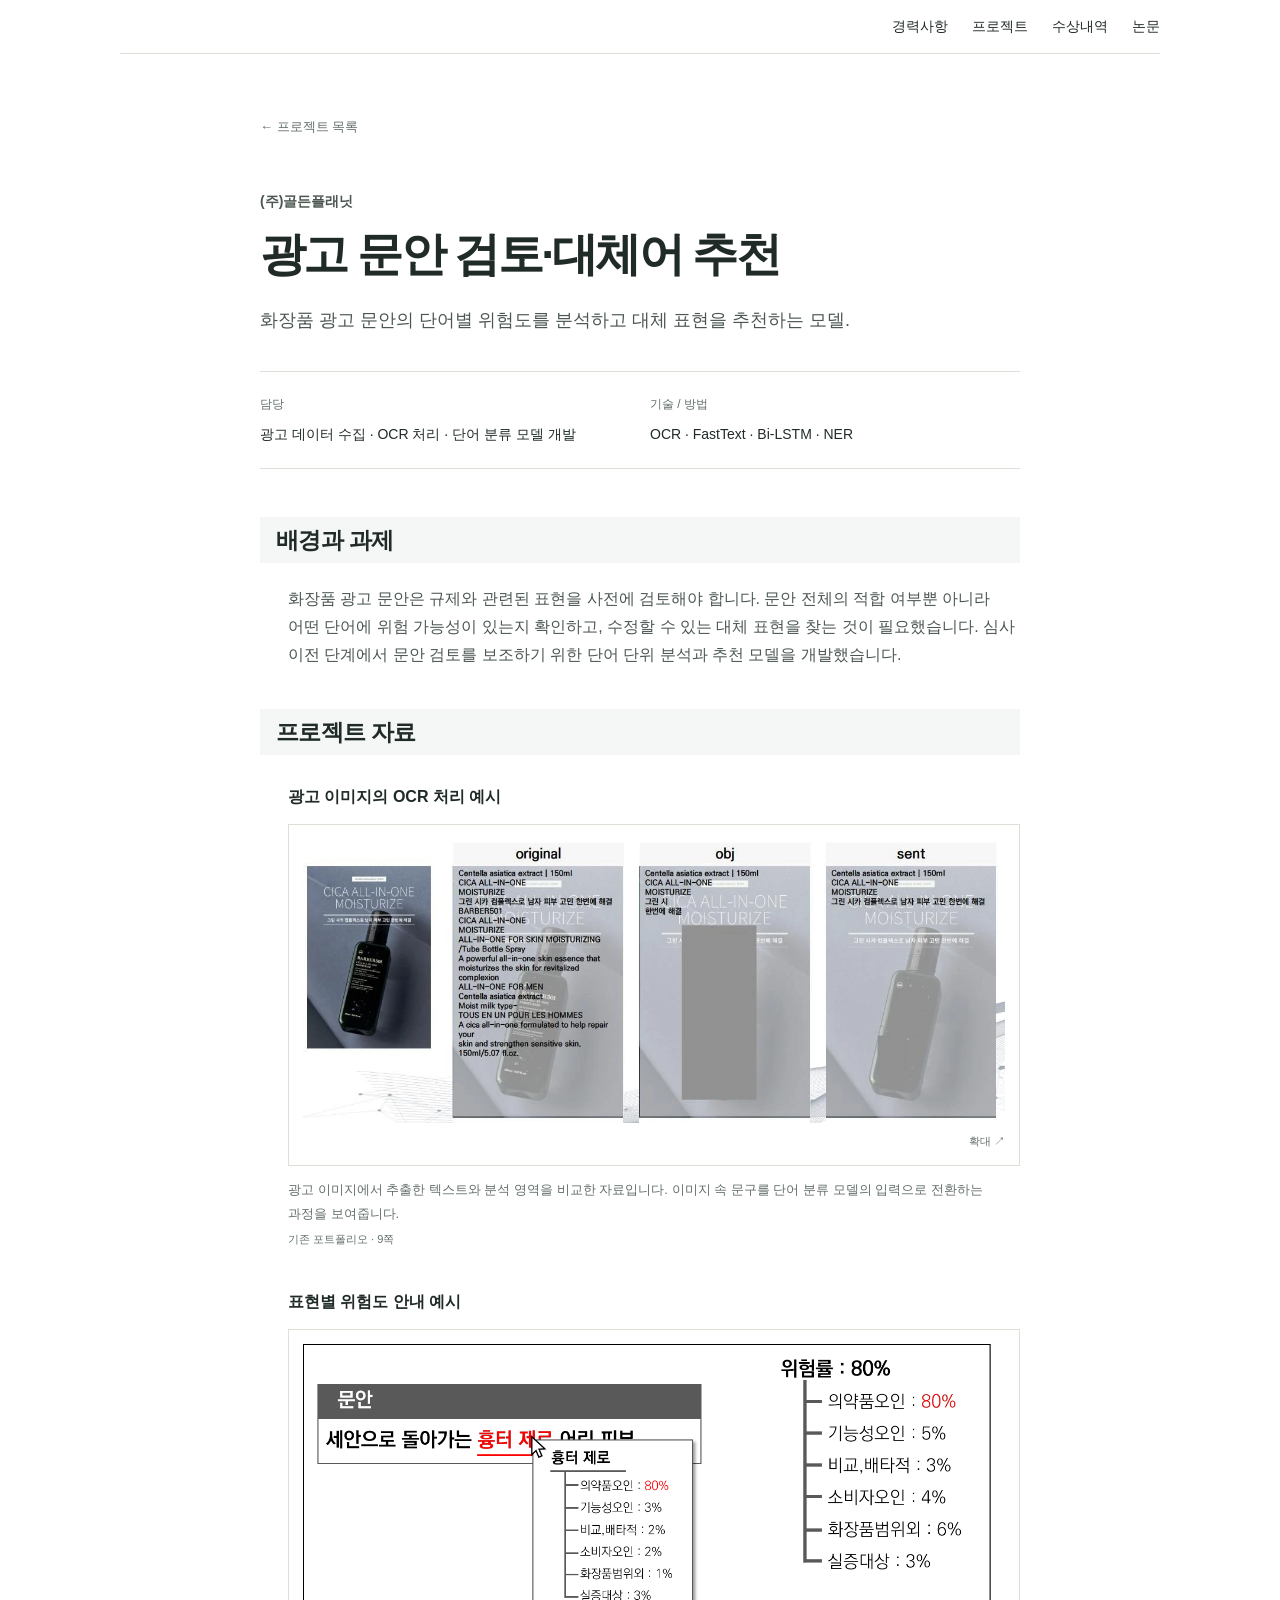
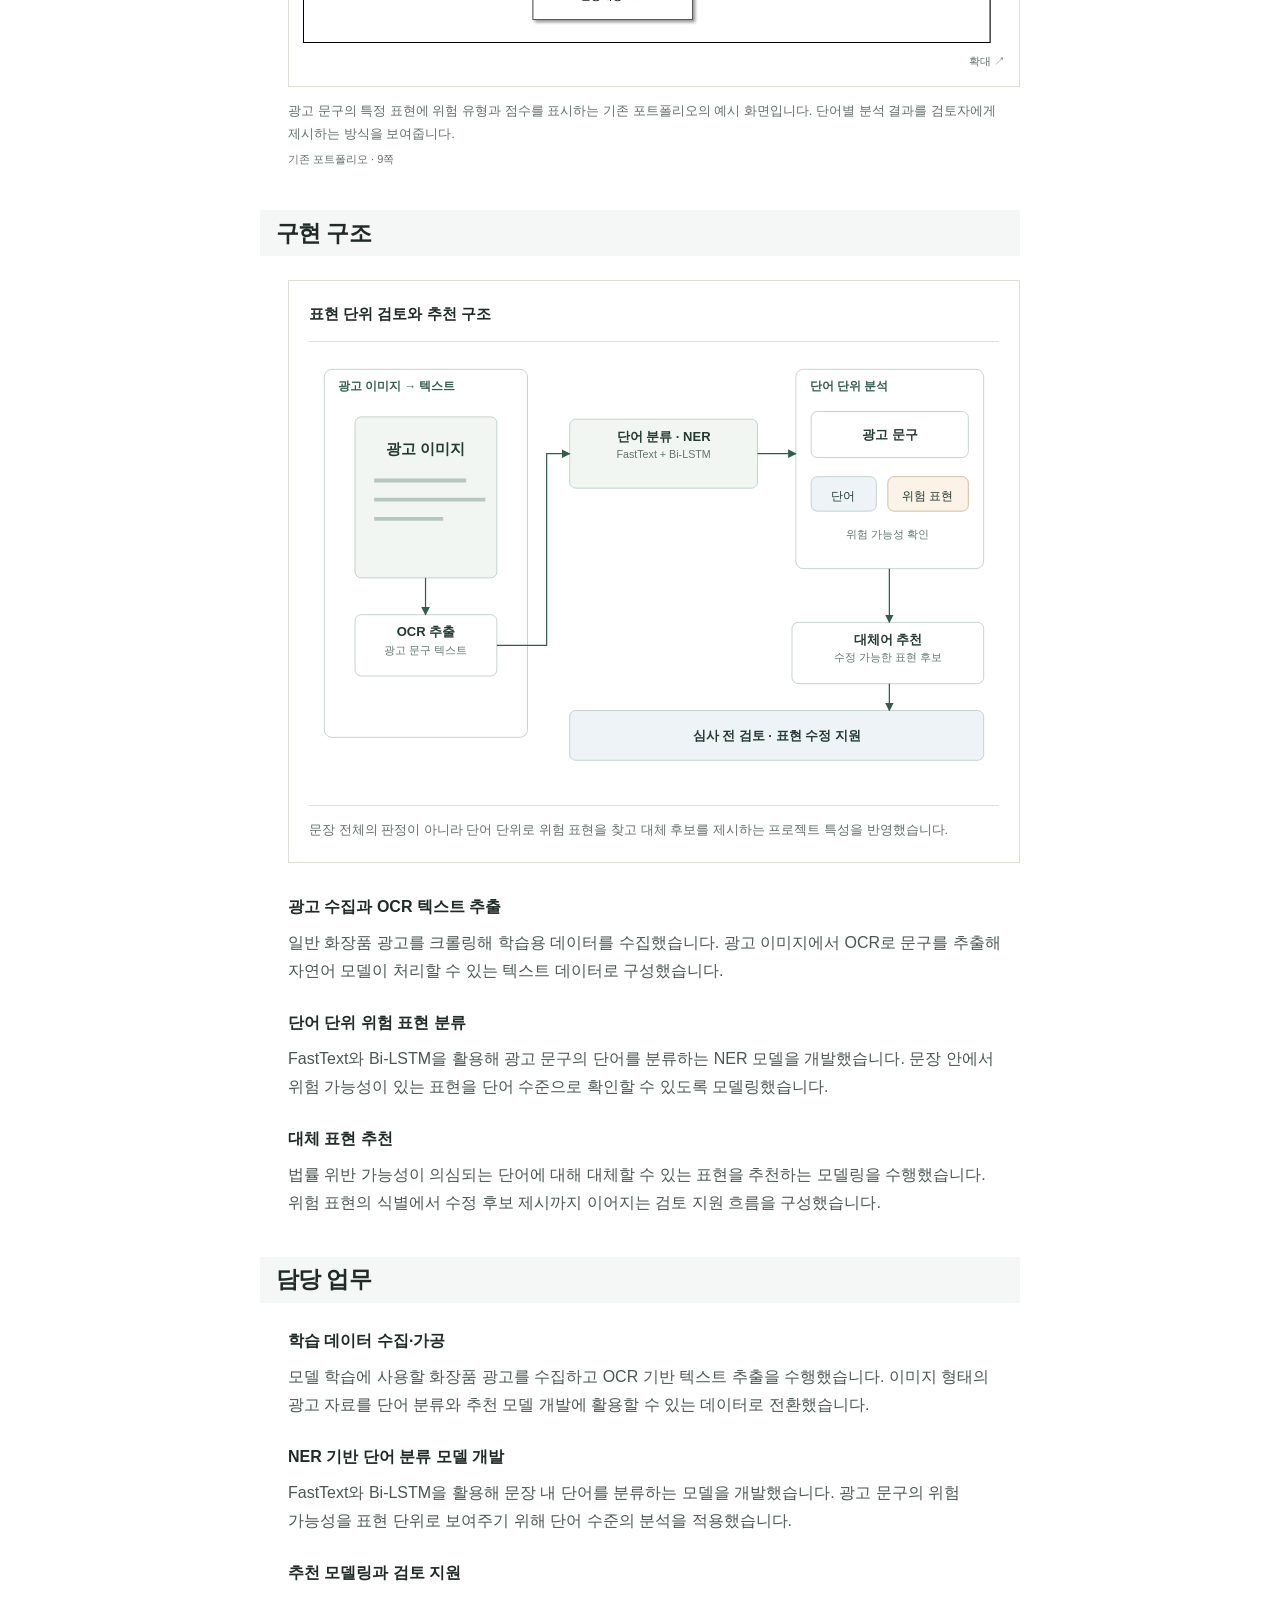
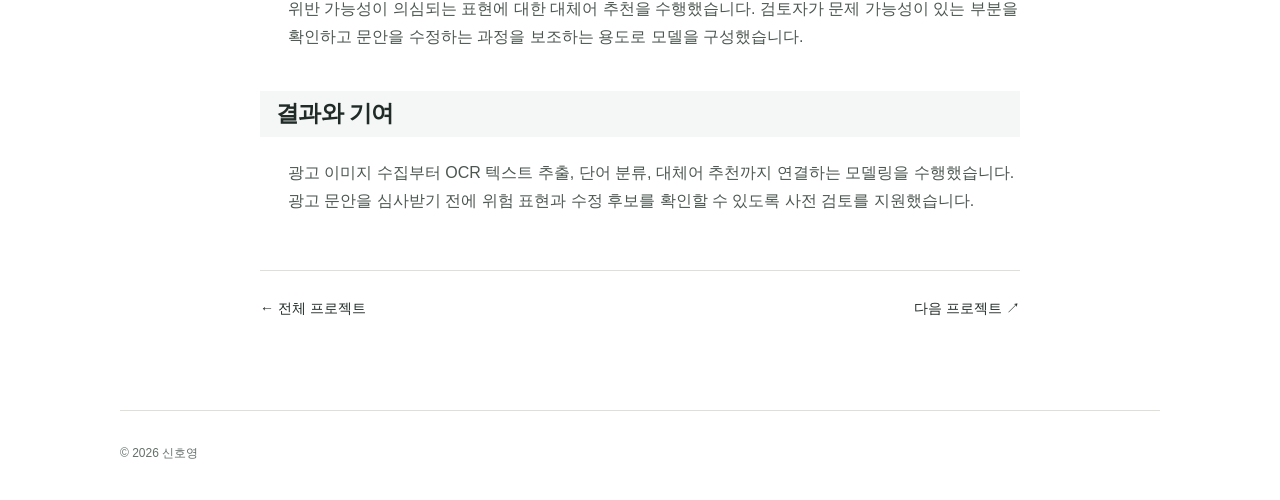
<file: project-ad-review.html>
<!doctype html><html lang="ko"><head><meta charset="utf-8"><meta name="viewport" content="width=device-width, initial-scale=1"><meta name="description" content="신호영 — 금융 AI 서비스, LLM·RAG·AI Agent 프로젝트"><title>광고 문안 검토·대체어 추천 — 신호영</title><link rel="stylesheet" href="style.css?v=20261018-headings-12"><link rel="icon" href="favicon.svg" type="image/svg+xml"></head><body><a class="skip" href="#main">본문으로</a><div class="wrap"><header class="site-header site-header-main"><nav aria-label="주요 메뉴"><a href="./#experience">경력사항</a><a href="./#projects">프로젝트</a><a href="./#awards">수상내역</a><a href="./#papers">논문</a></nav></header><main class="detail project-detail" id="main"><a class="back" href="./#projects">← 프로젝트 목록</a><p class="eyebrow project-organization">(주)골든플래닛</p><h1>광고 문안 검토·대체어 추천</h1><p class="detail-lead">화장품 광고 문안의 단어별 위험도를 분석하고 대체 표현을 추천하는 모델.</p><dl class="facts project-facts"><div><dt>담당</dt><dd>광고 데이터 수집 · OCR 처리 · 단어 분류 모델 개발</dd></div><div><dt>기술 / 방법</dt><dd>OCR · FastText · Bi-LSTM · NER</dd></div></dl><section><h2>배경과 과제</h2><div class="section-content"><p>화장품 광고 문안은 규제와 관련된 표현을 사전에 검토해야 합니다. 문안 전체의 적합 여부뿐 아니라 어떤 단어에 위험 가능성이 있는지 확인하고, 수정할 수 있는 대체 표현을 찾는 것이 필요했습니다. 심사 이전 단계에서 문안 검토를 보조하기 위한 단어 단위 분석과 추천 모델을 개발했습니다.</p></div></section><section class="source-gallery"><h2>프로젝트 자료</h2><div class="section-content"><figure class="source-figure"><h3>광고 이미지의 OCR 처리 예시</h3><button class="source-image-open" type="button" aria-label="광고 이미지의 OCR 처리 예시 확대 보기"><img src="[data-uri]" alt="광고 이미지의 OCR 처리 예시" width="1187" height="480" loading="lazy" decoding="async"><span aria-hidden="true">확대 ↗</span></button><figcaption>광고 이미지에서 추출한 텍스트와 분석 영역을 비교한 자료입니다. 이미지 속 문구를 단어 분류 모델의 입력으로 전환하는 과정을 보여줍니다.<small>기존 포트폴리오 · 9쪽</small></figcaption></figure><figure class="source-figure"><h3>표현별 위험도 안내 예시</h3><button class="source-image-open" type="button" aria-label="표현별 위험도 안내 예시 확대 보기"><img src="[data-uri]" alt="표현별 위험도 안내 예시" width="1316" height="561" loading="lazy" decoding="async"><span aria-hidden="true">확대 ↗</span></button><figcaption>광고 문구의 특정 표현에 위험 유형과 점수를 표시하는 기존 포트폴리오의 예시 화면입니다. 단어별 분석 결과를 검토자에게 제시하는 방식을 보여줍니다.<small>기존 포트폴리오 · 9쪽</small></figcaption></figure></div></section><section><h2>구현 구조</h2><div class="section-content"><figure class="custom-diagram"><div class="custom-diagram-title">표현 단위 검토와 추천 구조</div><div class="diagram-scroll" tabindex="0" role="group" aria-label="표현 단위 검토와 추천 구조"><svg xmlns="http://www.w3.org/2000/svg" viewBox="0 0 900 570" role="img" aria-label="OCR에서 단어 위험 분석과 대체어 추천까지" style="font-family:-apple-system,BlinkMacSystemFont,Apple SD Gothic Neo,Malgun Gothic,sans-serif"><title>OCR에서 단어 위험 분석과 대체어 추천까지</title><defs><marker id="project-ad-review-0-arrow" viewBox="0 0 10 10" refX="9" refY="5" markerWidth="7" markerHeight="7" orient="auto-start-reverse"><path d="M0 0 L10 5 L0 10 Z" fill="#315d4c"/></marker></defs><rect x="20" y="20" width="265" height="480" rx="10" fill="#fff" stroke="#b6c7be"/><text x="38" y="47" fill="#315d4c" font-size="15" font-weight="600" text-anchor="start">광고 이미지 → 텍스트</text><rect x="60" y="82" width="185" height="210" rx="8" fill="#f1f6f3" stroke="#b6c7be"/><text x="152" y="130" fill="#243b32" font-size="20" font-weight="600" text-anchor="middle">광고 이미지</text><path d="M85 165 h120" stroke="#b6c7be" stroke-width="5"/><path d="M85 190 h145" stroke="#b6c7be" stroke-width="5"/><path d="M85 215 h90" stroke="#b6c7be" stroke-width="5"/><rect x="60" y="340" width="185" height="80" rx="8" fill="white" stroke="#b6c7be"/><text x="152.5" y="368" fill="#243b32" font-size="17" font-weight="600" text-anchor="middle">OCR 추출</text><text x="152.5" y="391" fill="#64756e" font-size="14" font-weight="400" text-anchor="middle">광고 문구 텍스트</text><polyline points="152,292 152,340" fill="none" stroke="#315d4c" stroke-width="1.6"  marker-end="url(#project-ad-review-0-arrow)"/><rect x="340" y="85" width="245" height="90" rx="8" fill="#f1f6f3" stroke="#b6c7be"/><text x="462.5" y="113" fill="#243b32" font-size="17" font-weight="600" text-anchor="middle">단어 분류 · NER</text><text x="462.5" y="136" fill="#64756e" font-size="14" font-weight="400" text-anchor="middle">FastText + Bi-LSTM</text><polyline points="245,380 310,380 310,130 340,130" fill="none" stroke="#315d4c" stroke-width="1.6"  marker-end="url(#project-ad-review-0-arrow)"/><rect x="635" y="20" width="245" height="260" rx="10" fill="#fff" stroke="#b6c7be"/><text x="653" y="47" fill="#315d4c" font-size="15" font-weight="600" text-anchor="start">단어 단위 분석</text><rect x="655" y="75" width="205" height="60" rx="8" fill="white" stroke="#b6c7be"/><text x="757.5" y="111.0" fill="#243b32" font-size="17" font-weight="600" text-anchor="middle">광고 문구</text><rect x="655" y="160" width="85" height="45" rx="8" fill="#edf3f7" stroke="#b6c7be"/><text x="697" y="190" fill="#243b32" font-size="16" font-weight="400" text-anchor="middle">단어</text><rect x="755" y="160" width="105" height="45" rx="8" fill="#fbf2e8" stroke="#c5ad86"/><text x="807" y="190" fill="#243b32" font-size="15" font-weight="400" text-anchor="middle">위험 표현</text><text x="755" y="240" fill="#64756e" font-size="14" font-weight="400" text-anchor="middle">위험 가능성 확인</text><polyline points="585,130 635,130" fill="none" stroke="#315d4c" stroke-width="1.6"  marker-end="url(#project-ad-review-0-arrow)"/><rect x="630" y="350" width="250" height="80" rx="8" fill="white" stroke="#b6c7be"/><text x="755.0" y="378" fill="#243b32" font-size="17" font-weight="600" text-anchor="middle">대체어 추천</text><text x="755.0" y="401" fill="#64756e" font-size="14" font-weight="400" text-anchor="middle">수정 가능한 표현 후보</text><polyline points="757,280 757,350" fill="none" stroke="#315d4c" stroke-width="1.6"  marker-end="url(#project-ad-review-0-arrow)"/><rect x="340" y="465" width="540" height="65" rx="8" fill="#edf3f7" stroke="#b6c7be"/><text x="610.0" y="503.5" fill="#243b32" font-size="17" font-weight="600" text-anchor="middle">심사 전 검토 · 표현 수정 지원</text><polyline points="757,430 757,465" fill="none" stroke="#315d4c" stroke-width="1.6"  marker-end="url(#project-ad-review-0-arrow)"/></svg></div><figcaption>문장 전체의 판정이 아니라 단어 단위로 위험 표현을 찾고 대체 후보를 제시하는 프로젝트 특성을 반영했습니다.</figcaption></figure><h3>광고 수집과 OCR 텍스트 추출</h3><p>일반 화장품 광고를 크롤링해 학습용 데이터를 수집했습니다. 광고 이미지에서 OCR로 문구를 추출해 자연어 모델이 처리할 수 있는 텍스트 데이터로 구성했습니다.</p><h3>단어 단위 위험 표현 분류</h3><p>FastText와 Bi-LSTM을 활용해 광고 문구의 단어를 분류하는 NER 모델을 개발했습니다. 문장 안에서 위험 가능성이 있는 표현을 단어 수준으로 확인할 수 있도록 모델링했습니다.</p><h3>대체 표현 추천</h3><p>법률 위반 가능성이 의심되는 단어에 대해 대체할 수 있는 표현을 추천하는 모델링을 수행했습니다. 위험 표현의 식별에서 수정 후보 제시까지 이어지는 검토 지원 흐름을 구성했습니다.</p></div></section><section><h2>담당 업무</h2><div class="section-content"><h3>학습 데이터 수집·가공</h3><p>모델 학습에 사용할 화장품 광고를 수집하고 OCR 기반 텍스트 추출을 수행했습니다. 이미지 형태의 광고 자료를 단어 분류와 추천 모델 개발에 활용할 수 있는 데이터로 전환했습니다.</p><h3>NER 기반 단어 분류 모델 개발</h3><p>FastText와 Bi-LSTM을 활용해 문장 내 단어를 분류하는 모델을 개발했습니다. 광고 문구의 위험 가능성을 표현 단위로 보여주기 위해 단어 수준의 분석을 적용했습니다.</p><h3>추천 모델링과 검토 지원</h3><p>위반 가능성이 의심되는 표현에 대한 대체어 추천을 수행했습니다. 검토자가 문제 가능성이 있는 부분을 확인하고 문안을 수정하는 과정을 보조하는 용도로 모델을 구성했습니다.</p></div></section><section><h2>결과와 기여</h2><div class="section-content"><p>광고 이미지 수집부터 OCR 텍스트 추출, 단어 분류, 대체어 추천까지 연결하는 모델링을 수행했습니다. 광고 문안을 심사받기 전에 위험 표현과 수정 후보를 확인할 수 있도록 사전 검토를 지원했습니다.</p></div></section><div class="detail-next"><a href="./#projects">← 전체 프로젝트</a><a href="project-churn.html">다음 프로젝트 ↗</a></div></main><dialog class="source-lightbox" aria-label="프로젝트 자료 확대"><div class="source-lightbox-bar"><span>프로젝트 자료</span><button type="button" class="source-lightbox-close" aria-label="확대 이미지 닫기">닫기 ×</button></div><div class="source-lightbox-scroll"><img alt=""></div></dialog><script>(()=>{const dialog=document.querySelector('.source-lightbox');const image=dialog.querySelector('img');const label=dialog.querySelector('.source-lightbox-bar span');document.querySelectorAll('.source-image-open').forEach(button=>button.addEventListener('click',()=>{const original=button.querySelector('img');image.src=original.currentSrc||original.src;image.alt=original.alt;label.textContent=original.alt;dialog.showModal();}));dialog.querySelector('.source-lightbox-close').addEventListener('click',()=>dialog.close());dialog.addEventListener('click',event=>{if(event.target===dialog)dialog.close();});})();</script><footer class="site-footer"><div>© 2026 신호영</div></footer></div></body></html>
</file>
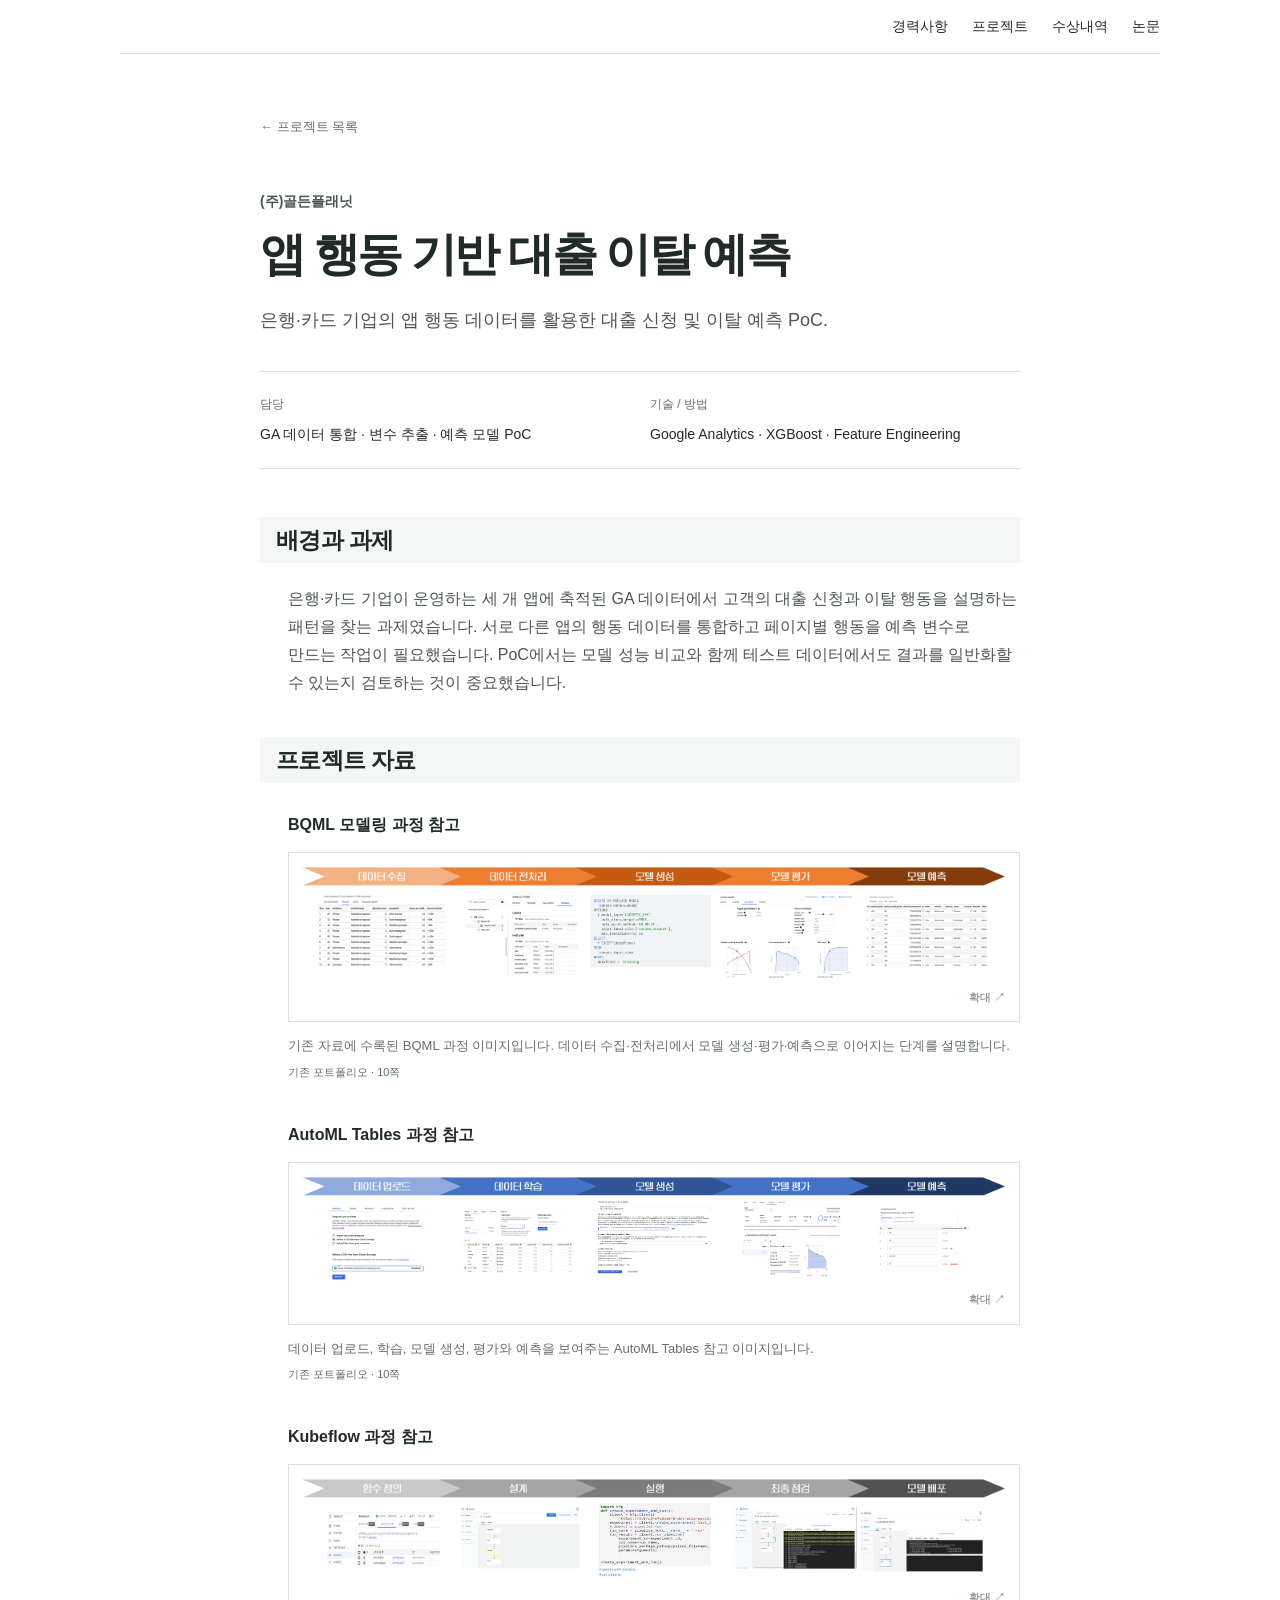
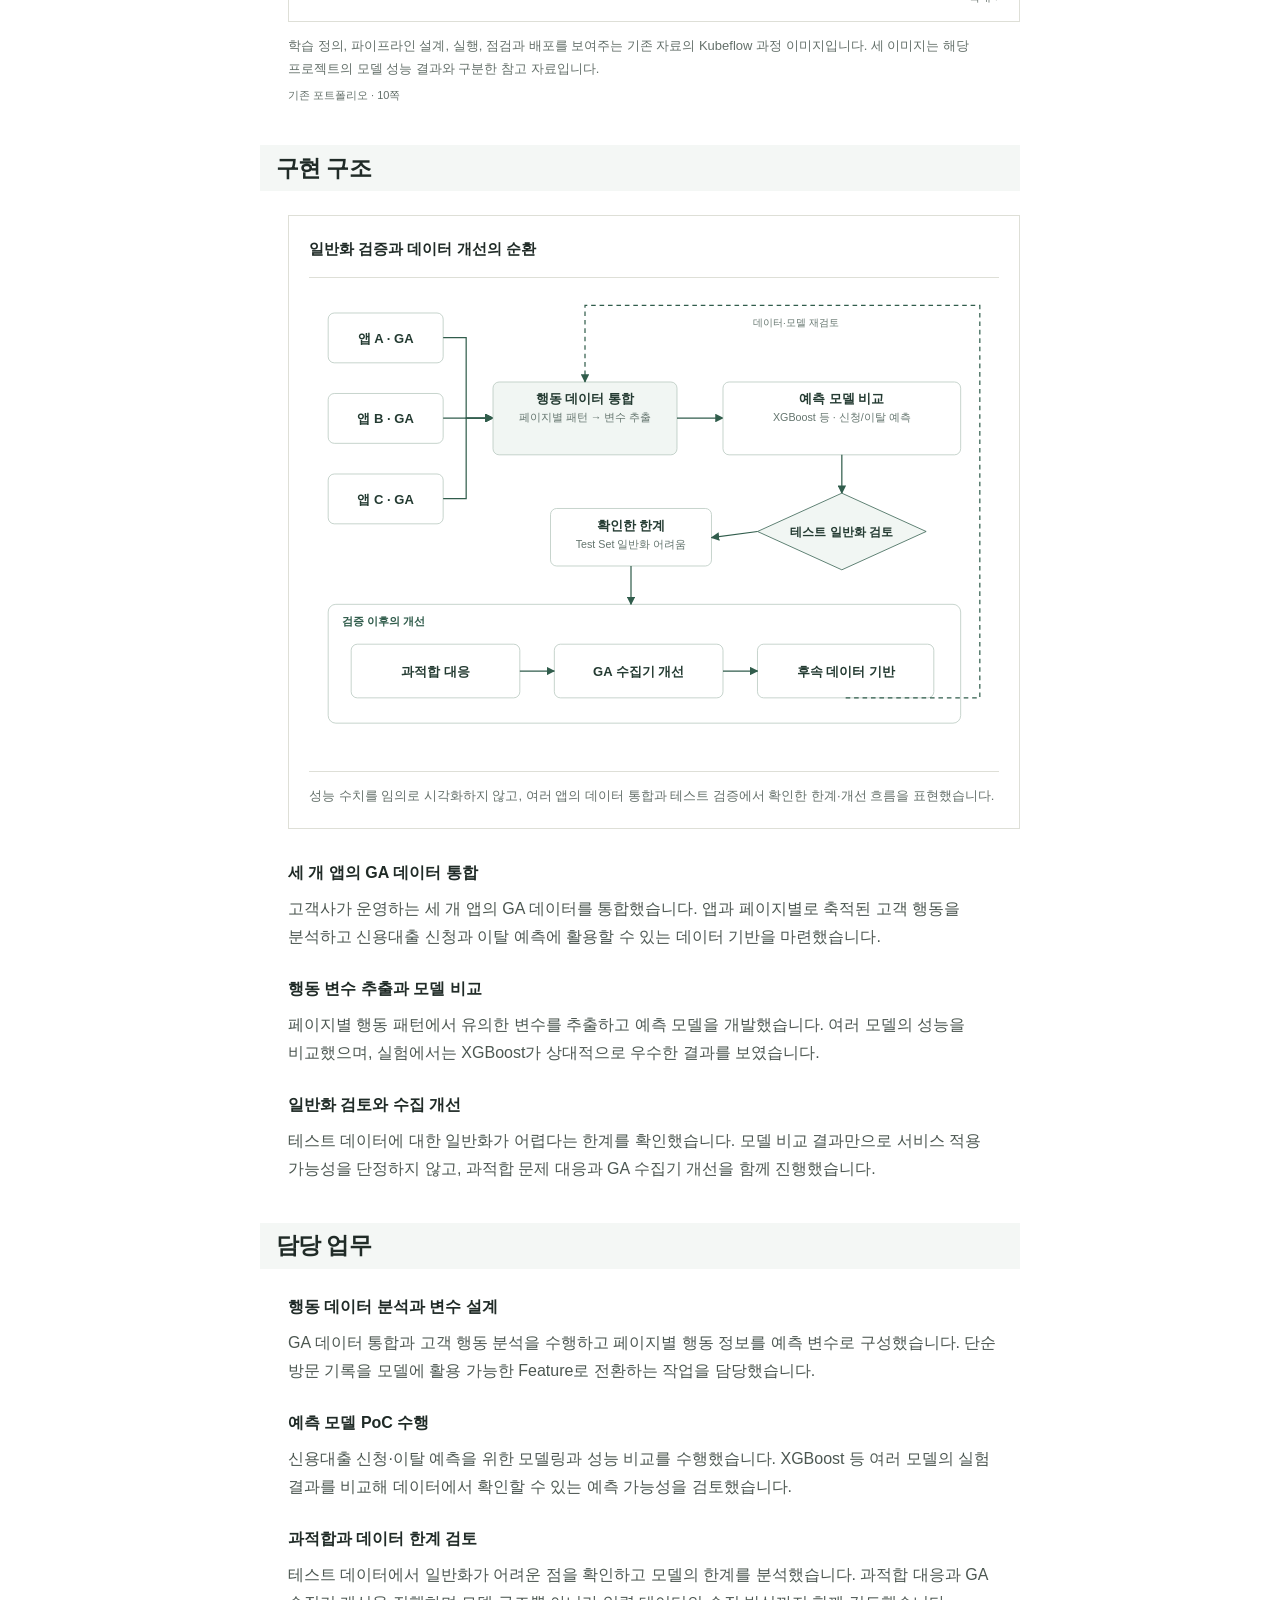
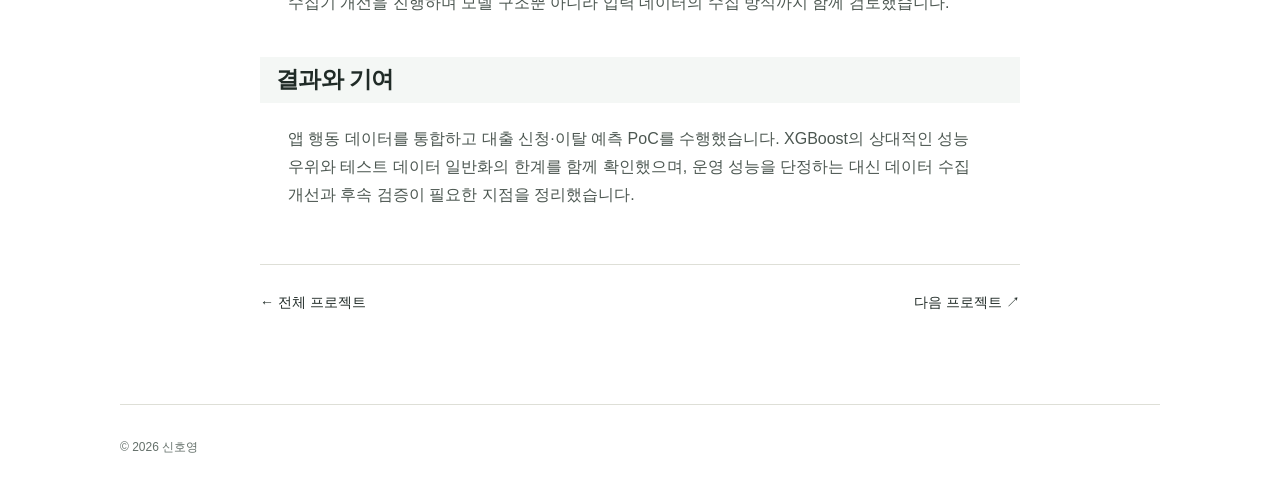
<file: project-churn.html>
<!doctype html><html lang="ko"><head><meta charset="utf-8"><meta name="viewport" content="width=device-width, initial-scale=1"><meta name="description" content="신호영 — 금융 AI 서비스, LLM·RAG·AI Agent 프로젝트"><title>앱 행동 기반 대출 이탈 예측 — 신호영</title><link rel="stylesheet" href="style.css?v=20261018-headings-12"><link rel="icon" href="favicon.svg" type="image/svg+xml"></head><body><a class="skip" href="#main">본문으로</a><div class="wrap"><header class="site-header site-header-main"><nav aria-label="주요 메뉴"><a href="./#experience">경력사항</a><a href="./#projects">프로젝트</a><a href="./#awards">수상내역</a><a href="./#papers">논문</a></nav></header><main class="detail project-detail" id="main"><a class="back" href="./#projects">← 프로젝트 목록</a><p class="eyebrow project-organization">(주)골든플래닛</p><h1>앱 행동 기반 대출 이탈 예측</h1><p class="detail-lead">은행·카드 기업의 앱 행동 데이터를 활용한 대출 신청 및 이탈 예측 PoC.</p><dl class="facts project-facts"><div><dt>담당</dt><dd>GA 데이터 통합 · 변수 추출 · 예측 모델 PoC</dd></div><div><dt>기술 / 방법</dt><dd>Google Analytics · XGBoost · Feature Engineering</dd></div></dl><section><h2>배경과 과제</h2><div class="section-content"><p>은행·카드 기업이 운영하는 세 개 앱에 축적된 GA 데이터에서 고객의 대출 신청과 이탈 행동을 설명하는 패턴을 찾는 과제였습니다. 서로 다른 앱의 행동 데이터를 통합하고 페이지별 행동을 예측 변수로 만드는 작업이 필요했습니다. PoC에서는 모델 성능 비교와 함께 테스트 데이터에서도 결과를 일반화할 수 있는지 검토하는 것이 중요했습니다.</p></div></section><section class="source-gallery"><h2>프로젝트 자료</h2><div class="section-content"><figure class="source-figure"><h3>BQML 모델링 과정 참고</h3><button class="source-image-open" type="button" aria-label="BQML 모델링 과정 참고 확대 보기"><img src="[data-uri]" alt="BQML 모델링 과정 참고" width="1751" height="279" loading="lazy" decoding="async"><span aria-hidden="true">확대 ↗</span></button><figcaption>기존 자료에 수록된 BQML 과정 이미지입니다. 데이터 수집·전처리에서 모델 생성·평가·예측으로 이어지는 단계를 설명합니다.<small>기존 포트폴리오 · 10쪽</small></figcaption></figure><figure class="source-figure"><h3>AutoML Tables 과정 참고</h3><button class="source-image-open" type="button" aria-label="AutoML Tables 과정 참고 확대 보기"><img src="[data-uri]" alt="AutoML Tables 과정 참고" width="1751" height="261" loading="lazy" decoding="async"><span aria-hidden="true">확대 ↗</span></button><figcaption>데이터 업로드, 학습, 모델 생성, 평가와 예측을 보여주는 AutoML Tables 참고 이미지입니다.<small>기존 포트폴리오 · 10쪽</small></figcaption></figure><figure class="source-figure"><h3>Kubeflow 과정 참고</h3><button class="source-image-open" type="button" aria-label="Kubeflow 과정 참고 확대 보기"><img src="[data-uri]" alt="Kubeflow 과정 참고" width="1751" height="249" loading="lazy" decoding="async"><span aria-hidden="true">확대 ↗</span></button><figcaption>학습 정의, 파이프라인 설계, 실행, 점검과 배포를 보여주는 기존 자료의 Kubeflow 과정 이미지입니다. 세 이미지는 해당 프로젝트의 모델 성능 결과와 구분한 참고 자료입니다.<small>기존 포트폴리오 · 10쪽</small></figcaption></figure></div></section><section><h2>구현 구조</h2><div class="section-content"><figure class="custom-diagram"><div class="custom-diagram-title">일반화 검증과 데이터 개선의 순환</div><div class="diagram-scroll" tabindex="0" role="group" aria-label="일반화 검증과 데이터 개선의 순환"><svg xmlns="http://www.w3.org/2000/svg" viewBox="0 0 900 610" role="img" aria-label="GA 데이터 통합·모델 검증과 개선 피드백" style="font-family:-apple-system,BlinkMacSystemFont,Apple SD Gothic Neo,Malgun Gothic,sans-serif"><title>GA 데이터 통합·모델 검증과 개선 피드백</title><defs><marker id="project-churn-0-arrow" viewBox="0 0 10 10" refX="9" refY="5" markerWidth="7" markerHeight="7" orient="auto-start-reverse"><path d="M0 0 L10 5 L0 10 Z" fill="#315d4c"/></marker></defs><rect x="25" y="30" width="150" height="65" rx="8" fill="white" stroke="#b6c7be"/><text x="100.0" y="68.5" fill="#243b32" font-size="17" font-weight="600" text-anchor="middle">앱 A · GA</text><polyline points="175,62 205,62 205,167 240,167" fill="none" stroke="#315d4c" stroke-width="1.6"  marker-end="url(#project-churn-0-arrow)"/><rect x="25" y="135" width="150" height="65" rx="8" fill="white" stroke="#b6c7be"/><text x="100.0" y="173.5" fill="#243b32" font-size="17" font-weight="600" text-anchor="middle">앱 B · GA</text><polyline points="175,167 205,167 205,167 240,167" fill="none" stroke="#315d4c" stroke-width="1.6"  marker-end="url(#project-churn-0-arrow)"/><rect x="25" y="240" width="150" height="65" rx="8" fill="white" stroke="#b6c7be"/><text x="100.0" y="278.5" fill="#243b32" font-size="17" font-weight="600" text-anchor="middle">앱 C · GA</text><polyline points="175,272 205,272 205,167 240,167" fill="none" stroke="#315d4c" stroke-width="1.6"  marker-end="url(#project-churn-0-arrow)"/><rect x="240" y="120" width="240" height="95" rx="8" fill="#f1f6f3" stroke="#b6c7be"/><text x="360.0" y="148" fill="#243b32" font-size="17" font-weight="600" text-anchor="middle">행동 데이터 통합</text><text x="360.0" y="171" fill="#64756e" font-size="14" font-weight="400" text-anchor="middle">페이지별 패턴 → 변수 추출</text><polyline points="480,167 540,167" fill="none" stroke="#315d4c" stroke-width="1.6"  marker-end="url(#project-churn-0-arrow)"/><rect x="540" y="120" width="310" height="95" rx="8" fill="white" stroke="#b6c7be"/><text x="695.0" y="148" fill="#243b32" font-size="17" font-weight="600" text-anchor="middle">예측 모델 비교</text><text x="695.0" y="171" fill="#64756e" font-size="14" font-weight="400" text-anchor="middle">XGBoost 등 · 신청/이탈 예측</text><polyline points="695,215 695,265" fill="none" stroke="#315d4c" stroke-width="1.6"  marker-end="url(#project-churn-0-arrow)"/><path d="M695.0,265 L805,315.0 L695.0,365 L585,315.0 Z" fill="#f1f6f3" stroke="#315d4c"/><text x="695.0" y="321.0" fill="#243b32" font-size="16" font-weight="600" text-anchor="middle">테스트 일반화 검토</text><rect x="315" y="285" width="210" height="75" rx="8" fill="white" stroke="#b6c7be"/><text x="420.0" y="313" fill="#243b32" font-size="17" font-weight="600" text-anchor="middle">확인한 한계</text><text x="420.0" y="336" fill="#64756e" font-size="14" font-weight="400" text-anchor="middle">Test Set 일반화 어려움</text><polyline points="585,315 525,323" fill="none" stroke="#315d4c" stroke-width="1.6"  marker-end="url(#project-churn-0-arrow)"/><rect x="25" y="410" width="825" height="155" rx="10" fill="#fff" stroke="#b6c7be"/><text x="43" y="437" fill="#315d4c" font-size="15" font-weight="600" text-anchor="start">검증 이후의 개선</text><rect x="55" y="462" width="220" height="70" rx="8" fill="white" stroke="#b6c7be"/><text x="165.0" y="503.0" fill="#243b32" font-size="17" font-weight="600" text-anchor="middle">과적합 대응</text><rect x="320" y="462" width="220" height="70" rx="8" fill="white" stroke="#b6c7be"/><text x="430.0" y="503.0" fill="#243b32" font-size="17" font-weight="600" text-anchor="middle">GA 수집기 개선</text><rect x="585" y="462" width="230" height="70" rx="8" fill="white" stroke="#b6c7be"/><text x="700.0" y="503.0" fill="#243b32" font-size="17" font-weight="600" text-anchor="middle">후속 데이터 기반</text><polyline points="420,360 420,410" fill="none" stroke="#315d4c" stroke-width="1.6"  marker-end="url(#project-churn-0-arrow)"/><polyline points="275,497 320,497" fill="none" stroke="#315d4c" stroke-width="1.6"  marker-end="url(#project-churn-0-arrow)"/><polyline points="540,497 585,497" fill="none" stroke="#315d4c" stroke-width="1.6"  marker-end="url(#project-churn-0-arrow)"/><polyline points="700,532 875,532 875,20 360,20 360,120" fill="none" stroke="#315d4c" stroke-width="1.6" stroke-dasharray="6 5" marker-end="url(#project-churn-0-arrow)"/><text x="635" y="47" fill="#64756e" font-size="13" font-weight="400" text-anchor="middle">데이터·모델 재검토</text></svg></div><figcaption>성능 수치를 임의로 시각화하지 않고, 여러 앱의 데이터 통합과 테스트 검증에서 확인한 한계·개선 흐름을 표현했습니다.</figcaption></figure><h3>세 개 앱의 GA 데이터 통합</h3><p>고객사가 운영하는 세 개 앱의 GA 데이터를 통합했습니다. 앱과 페이지별로 축적된 고객 행동을 분석하고 신용대출 신청과 이탈 예측에 활용할 수 있는 데이터 기반을 마련했습니다.</p><h3>행동 변수 추출과 모델 비교</h3><p>페이지별 행동 패턴에서 유의한 변수를 추출하고 예측 모델을 개발했습니다. 여러 모델의 성능을 비교했으며, 실험에서는 XGBoost가 상대적으로 우수한 결과를 보였습니다.</p><h3>일반화 검토와 수집 개선</h3><p>테스트 데이터에 대한 일반화가 어렵다는 한계를 확인했습니다. 모델 비교 결과만으로 서비스 적용 가능성을 단정하지 않고, 과적합 문제 대응과 GA 수집기 개선을 함께 진행했습니다.</p></div></section><section><h2>담당 업무</h2><div class="section-content"><h3>행동 데이터 분석과 변수 설계</h3><p>GA 데이터 통합과 고객 행동 분석을 수행하고 페이지별 행동 정보를 예측 변수로 구성했습니다. 단순 방문 기록을 모델에 활용 가능한 Feature로 전환하는 작업을 담당했습니다.</p><h3>예측 모델 PoC 수행</h3><p>신용대출 신청·이탈 예측을 위한 모델링과 성능 비교를 수행했습니다. XGBoost 등 여러 모델의 실험 결과를 비교해 데이터에서 확인할 수 있는 예측 가능성을 검토했습니다.</p><h3>과적합과 데이터 한계 검토</h3><p>테스트 데이터에서 일반화가 어려운 점을 확인하고 모델의 한계를 분석했습니다. 과적합 대응과 GA 수집기 개선을 진행하며 모델 구조뿐 아니라 입력 데이터의 수집 방식까지 함께 검토했습니다.</p></div></section><section><h2>결과와 기여</h2><div class="section-content"><p>앱 행동 데이터를 통합하고 대출 신청·이탈 예측 PoC를 수행했습니다. XGBoost의 상대적인 성능 우위와 테스트 데이터 일반화의 한계를 함께 확인했으며, 운영 성능을 단정하는 대신 데이터 수집 개선과 후속 검증이 필요한 지점을 정리했습니다.</p></div></section><div class="detail-next"><a href="./#projects">← 전체 프로젝트</a><a href="project-sns-kpi.html">다음 프로젝트 ↗</a></div></main><dialog class="source-lightbox" aria-label="프로젝트 자료 확대"><div class="source-lightbox-bar"><span>프로젝트 자료</span><button type="button" class="source-lightbox-close" aria-label="확대 이미지 닫기">닫기 ×</button></div><div class="source-lightbox-scroll"><img alt=""></div></dialog><script>(()=>{const dialog=document.querySelector('.source-lightbox');const image=dialog.querySelector('img');const label=dialog.querySelector('.source-lightbox-bar span');document.querySelectorAll('.source-image-open').forEach(button=>button.addEventListener('click',()=>{const original=button.querySelector('img');image.src=original.currentSrc||original.src;image.alt=original.alt;label.textContent=original.alt;dialog.showModal();}));dialog.querySelector('.source-lightbox-close').addEventListener('click',()=>dialog.close());dialog.addEventListener('click',event=>{if(event.target===dialog)dialog.close();});})();</script><footer class="site-footer"><div>© 2026 신호영</div></footer></div></body></html>
</file>
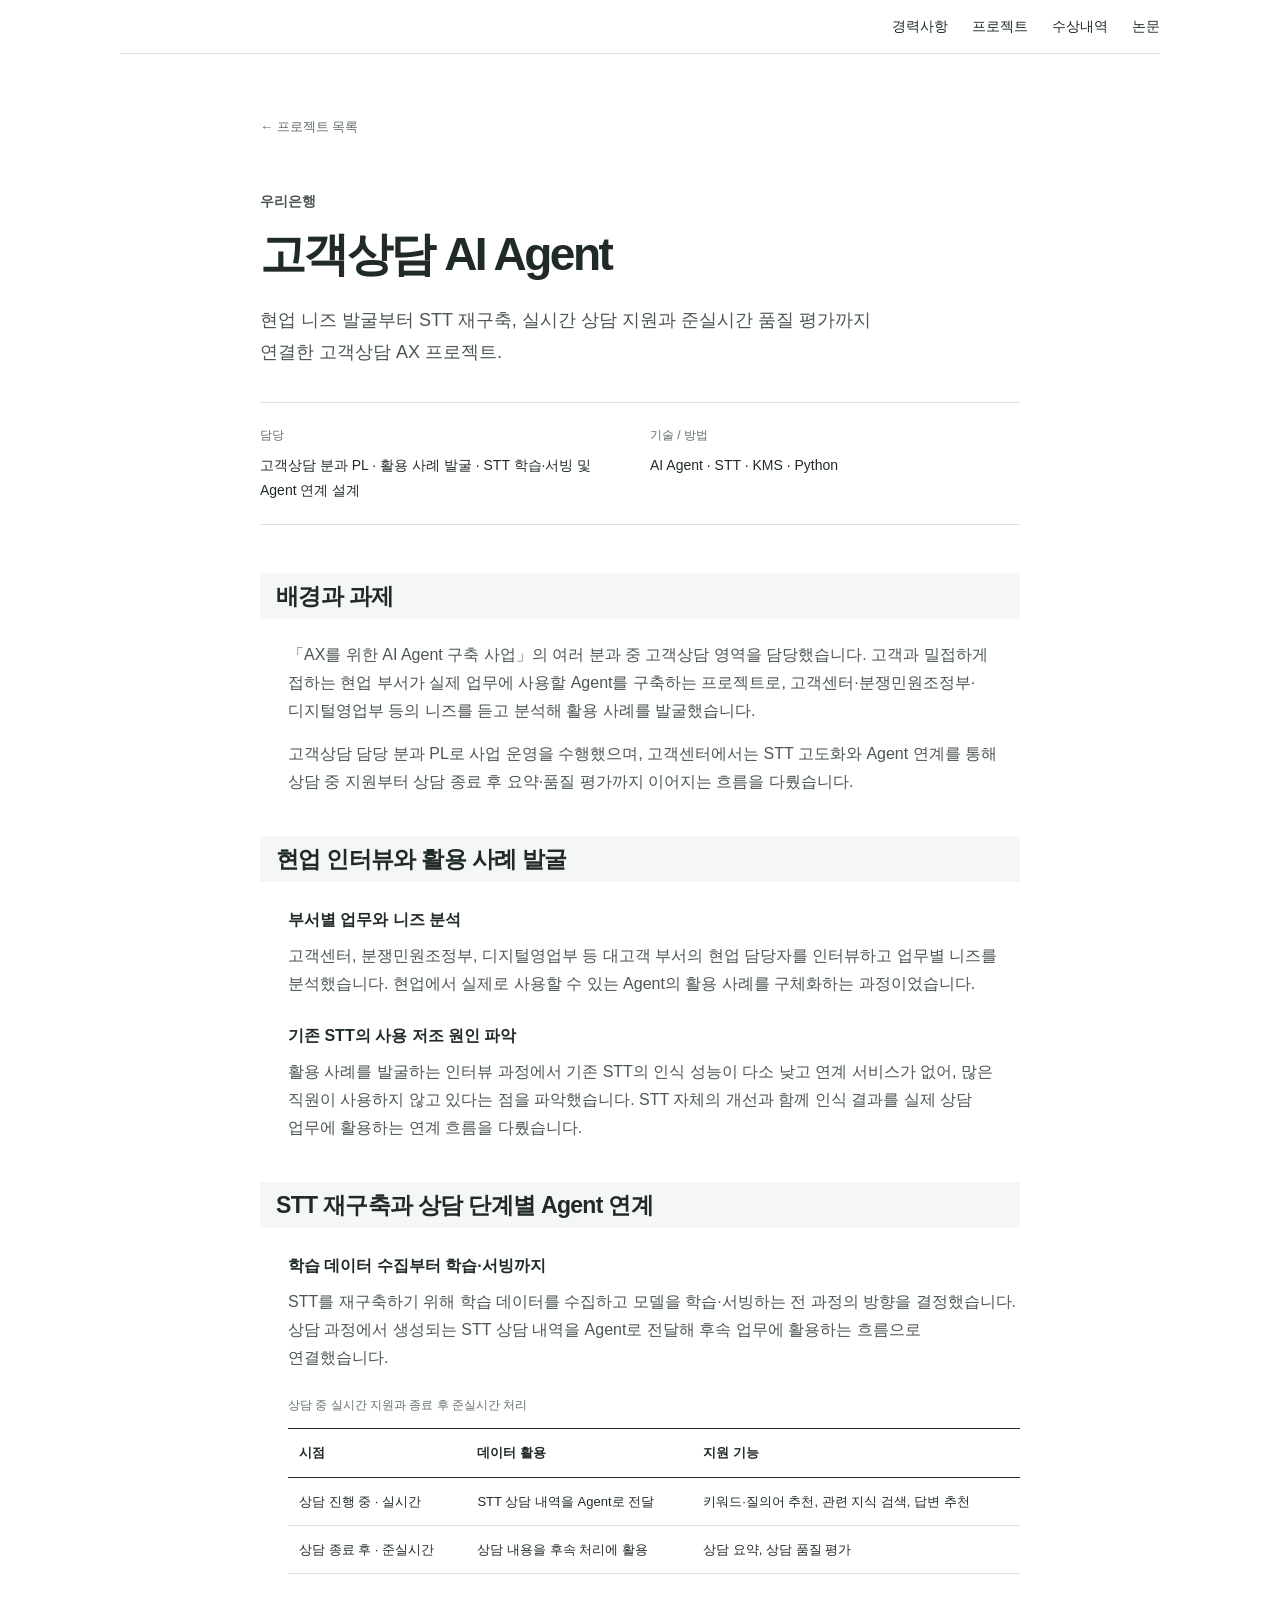
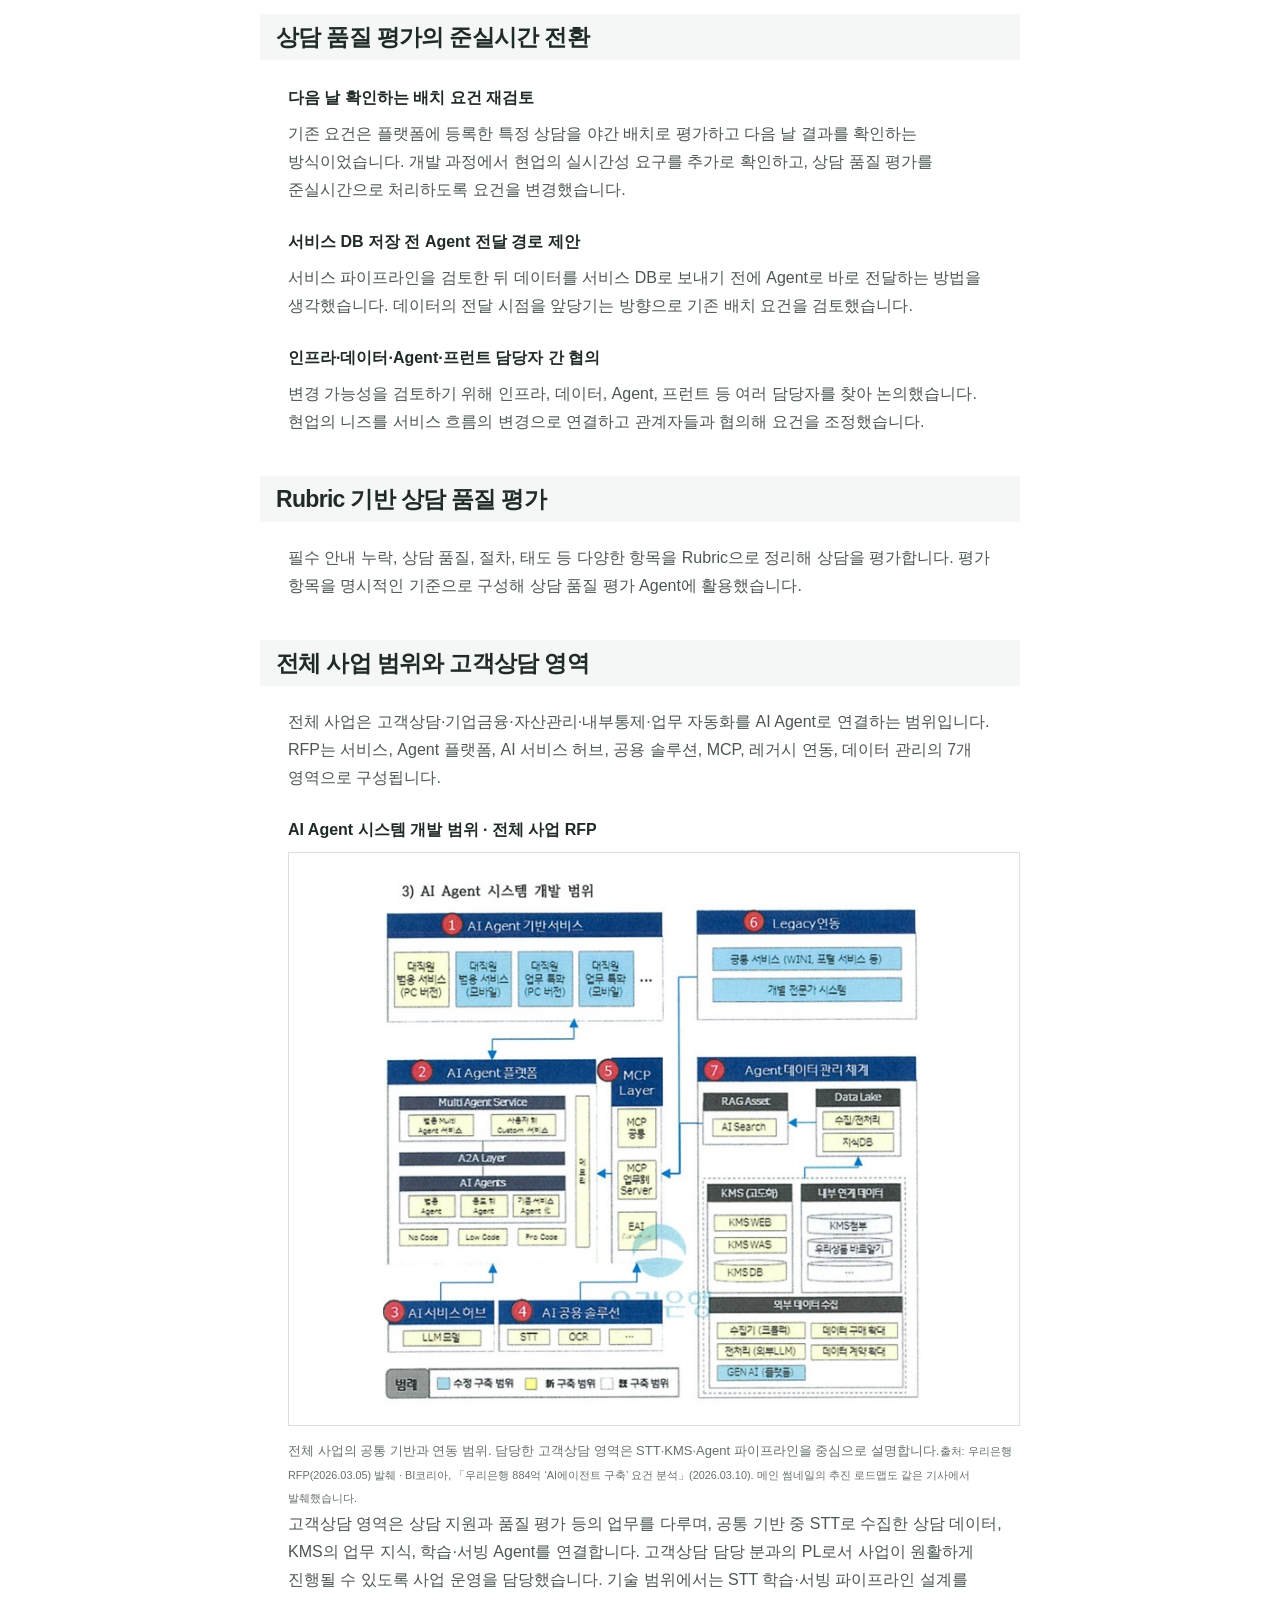
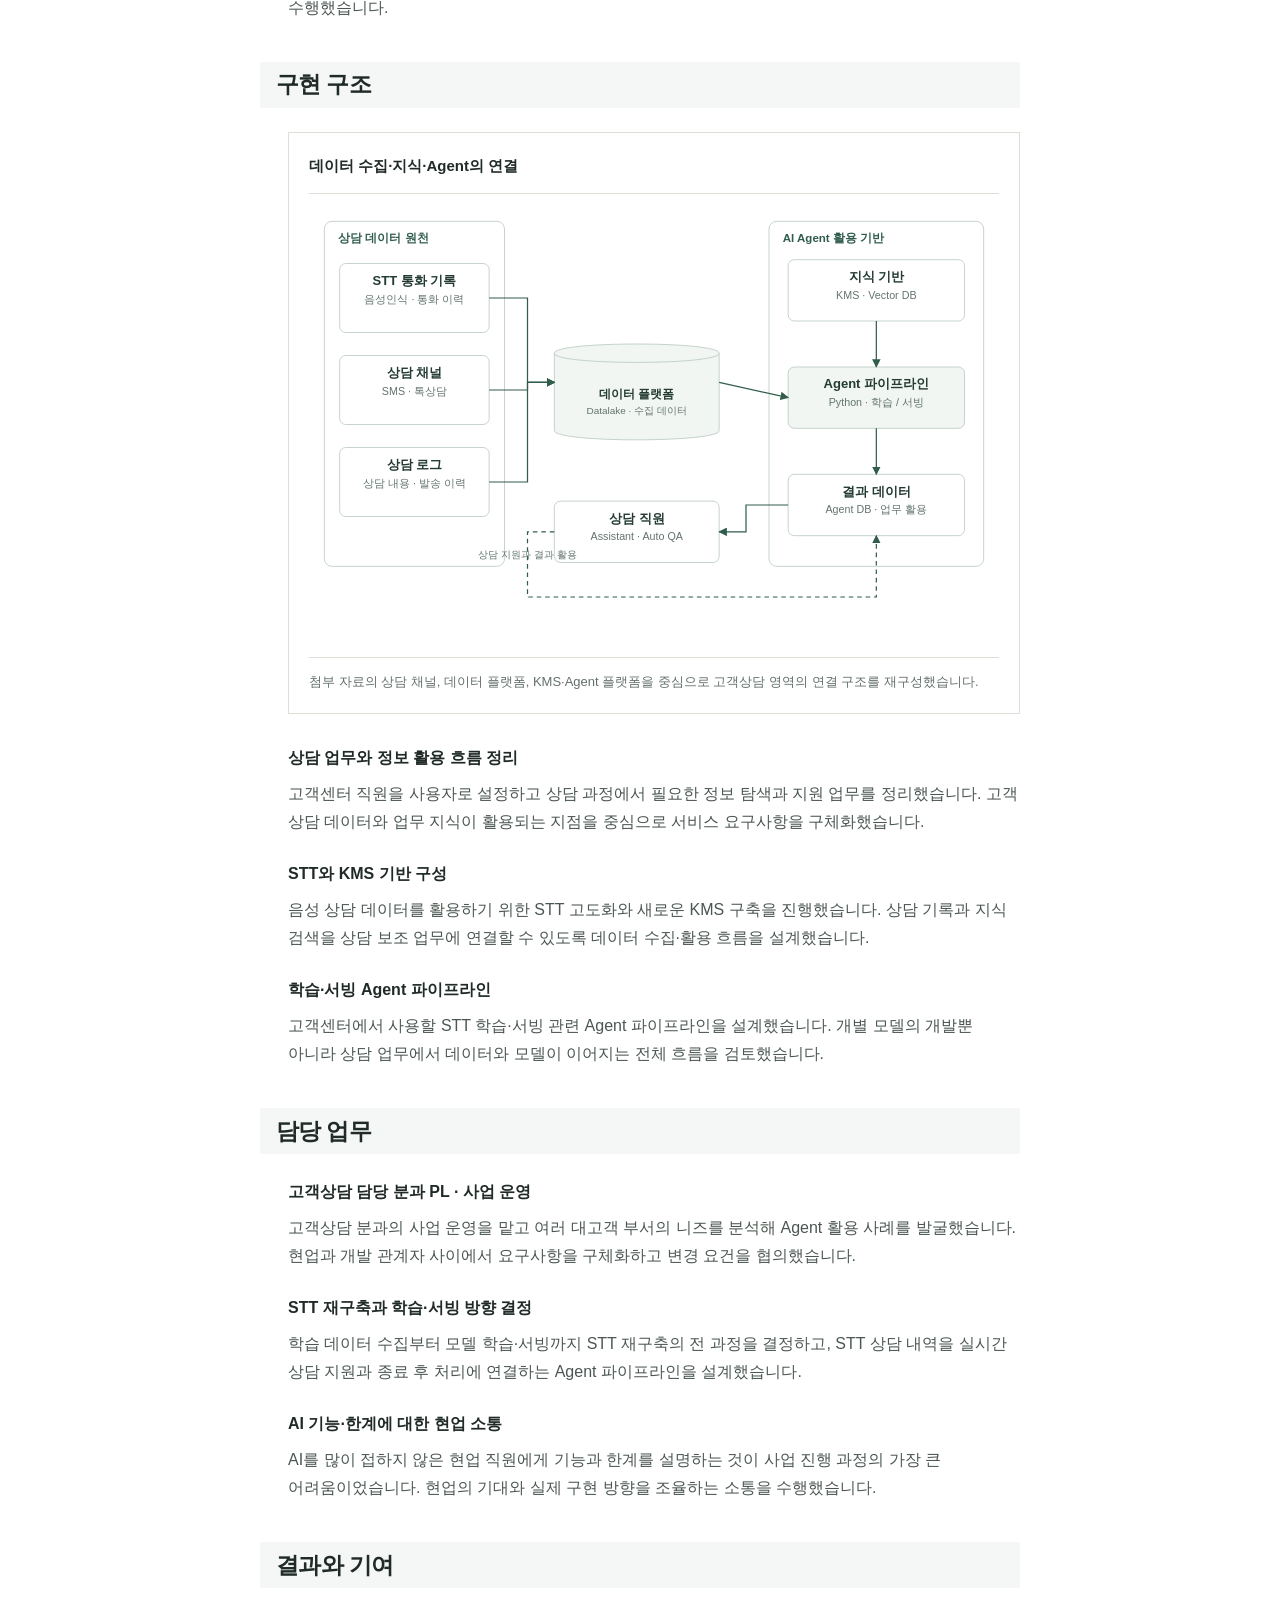
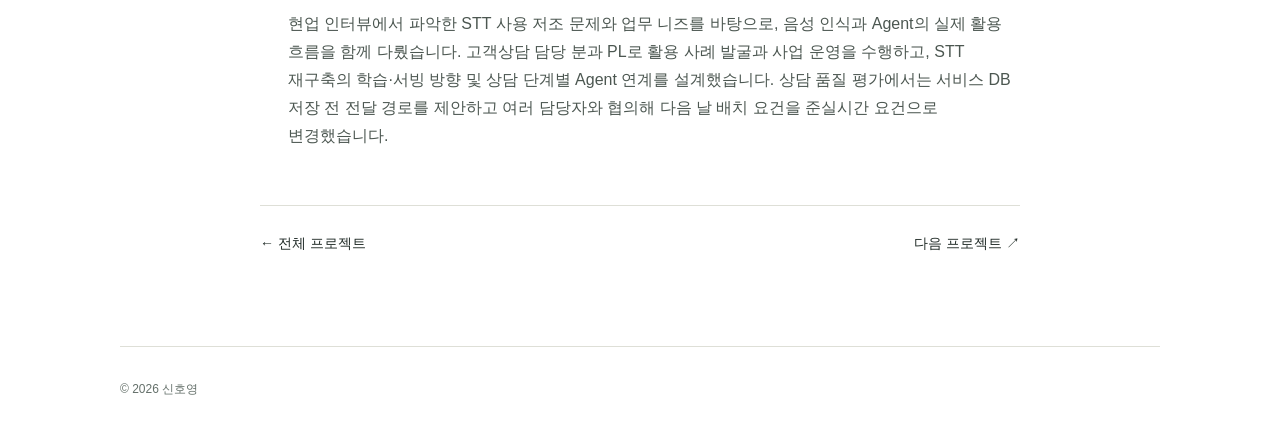
<file: project-customer-agent.html>
<!doctype html><html lang="ko"><head><meta charset="utf-8"><meta name="viewport" content="width=device-width, initial-scale=1"><meta name="description" content="신호영 — 금융 AI 서비스, LLM·RAG·AI Agent 프로젝트"><title>고객상담 AI Agent — 신호영</title><link rel="stylesheet" href="style.css?v=20261018-headings-12"><link rel="icon" href="favicon.svg" type="image/svg+xml"></head><body><a class="skip" href="#main">본문으로</a><div class="wrap"><header class="site-header site-header-main"><nav aria-label="주요 메뉴"><a href="./#experience">경력사항</a><a href="./#projects">프로젝트</a><a href="./#awards">수상내역</a><a href="./#papers">논문</a></nav></header><main class="detail project-detail" id="main"><a class="back" href="./#projects">← 프로젝트 목록</a><p class="eyebrow project-organization">우리은행</p><h1>고객상담 AI Agent</h1><p class="detail-lead">현업 니즈 발굴부터 STT 재구축, 실시간 상담 지원과 준실시간 품질 평가까지 연결한 고객상담 AX 프로젝트.</p><dl class="facts project-facts"><div><dt>담당</dt><dd>고객상담 분과 PL · 활용 사례 발굴 · STT 학습·서빙 및 Agent 연계 설계</dd></div><div><dt>기술 / 방법</dt><dd>AI Agent · STT · KMS · Python</dd></div></dl><section><h2>배경과 과제</h2><div class="section-content"><p>「AX를 위한 AI Agent 구축 사업」의 여러 분과 중 고객상담 영역을 담당했습니다. 고객과 밀접하게 접하는 현업 부서가 실제 업무에 사용할 Agent를 구축하는 프로젝트로, 고객센터·분쟁민원조정부·디지털영업부 등의 니즈를 듣고 분석해 활용 사례를 발굴했습니다.</p><p>고객상담 담당 분과 PL로 사업 운영을 수행했으며, 고객센터에서는 STT 고도화와 Agent 연계를 통해 상담 중 지원부터 상담 종료 후 요약·품질 평가까지 이어지는 흐름을 다뤘습니다.</p></div></section><section><h2>현업 인터뷰와 활용 사례 발굴</h2><div class="section-content"><h3>부서별 업무와 니즈 분석</h3><p>고객센터, 분쟁민원조정부, 디지털영업부 등 대고객 부서의 현업 담당자를 인터뷰하고 업무별 니즈를 분석했습니다. 현업에서 실제로 사용할 수 있는 Agent의 활용 사례를 구체화하는 과정이었습니다.</p><h3>기존 STT의 사용 저조 원인 파악</h3><p>활용 사례를 발굴하는 인터뷰 과정에서 기존 STT의 인식 성능이 다소 낮고 연계 서비스가 없어, 많은 직원이 사용하지 않고 있다는 점을 파악했습니다. STT 자체의 개선과 함께 인식 결과를 실제 상담 업무에 활용하는 연계 흐름을 다뤘습니다.</p></div></section><section><h2>STT 재구축과 상담 단계별 Agent 연계</h2><div class="section-content"><h3>학습 데이터 수집부터 학습·서빙까지</h3><p>STT를 재구축하기 위해 학습 데이터를 수집하고 모델을 학습·서빙하는 전 과정의 방향을 결정했습니다. 상담 과정에서 생성되는 STT 상담 내역을 Agent로 전달해 후속 업무에 활용하는 흐름으로 연결했습니다.</p><div class="research-table-scroll" tabindex="0" role="region" aria-label="상담 단계별 Agent 연계"><table class="research-table"><caption>상담 중 실시간 지원과 종료 후 준실시간 처리</caption><thead><tr><th scope="col">시점</th><th scope="col">데이터 활용</th><th scope="col">지원 기능</th></tr></thead><tbody><tr><th scope="row">상담 진행 중 · 실시간</th><td>STT 상담 내역을 Agent로 전달</td><td>키워드·질의어 추천, 관련 지식 검색, 답변 추천</td></tr><tr><th scope="row">상담 종료 후 · 준실시간</th><td>상담 내용을 후속 처리에 활용</td><td>상담 요약, 상담 품질 평가</td></tr></tbody></table></div></div></section><section><h2>상담 품질 평가의 준실시간 전환</h2><div class="section-content"><h3>다음 날 확인하는 배치 요건 재검토</h3><p>기존 요건은 플랫폼에 등록한 특정 상담을 야간 배치로 평가하고 다음 날 결과를 확인하는 방식이었습니다. 개발 과정에서 현업의 실시간성 요구를 추가로 확인하고, 상담 품질 평가를 준실시간으로 처리하도록 요건을 변경했습니다.</p><h3>서비스 DB 저장 전 Agent 전달 경로 제안</h3><p>서비스 파이프라인을 검토한 뒤 데이터를 서비스 DB로 보내기 전에 Agent로 바로 전달하는 방법을 생각했습니다. 데이터의 전달 시점을 앞당기는 방향으로 기존 배치 요건을 검토했습니다.</p><h3>인프라·데이터·Agent·프런트 담당자 간 협의</h3><p>변경 가능성을 검토하기 위해 인프라, 데이터, Agent, 프런트 등 여러 담당자를 찾아 논의했습니다. 현업의 니즈를 서비스 흐름의 변경으로 연결하고 관계자들과 협의해 요건을 조정했습니다.</p></div></section><section><h2>Rubric 기반 상담 품질 평가</h2><div class="section-content"><p>필수 안내 누락, 상담 품질, 절차, 태도 등 다양한 항목을 Rubric으로 정리해 상담을 평가합니다. 평가 항목을 명시적인 기준으로 구성해 상담 품질 평가 Agent에 활용했습니다.</p></div></section><section class="customer-agent-rfp"><h2>전체 사업 범위와 고객상담 영역</h2><div class="section-content"><p>전체 사업은 고객상담·기업금융·자산관리·내부통제·업무 자동화를 AI Agent로 연결하는 범위입니다. RFP는 서비스, Agent 플랫폼, AI 서비스 허브, 공용 솔루션, MCP, 레거시 연동, 데이터 관리의 7개 영역으로 구성됩니다.</p><figure class="reference-figure customer-agent-rfp-figure"><h3>AI Agent 시스템 개발 범위 · 전체 사업 RFP</h3><a href="assets/customer-agent-rfp.png" target="_blank" rel="noopener" aria-label="AI Agent 시스템 개발 범위 RFP 원본 크게 보기"><img src="assets/customer-agent-rfp.png" alt="우리은행 AI Agent 시스템 개발 범위 RFP: 서비스, 플랫폼, AI 허브, 공용 솔루션, MCP, 레거시 연동, 데이터 관리의 7개 영역" loading="lazy" width="600" height="597" style="display:block;width:100%;max-width:760px;height:auto;margin:0 auto"></a><figcaption>전체 사업의 공통 기반과 연동 범위. 담당한 고객상담 영역은 STT·KMS·Agent 파이프라인을 중심으로 설명합니다.<small>출처: 우리은행 RFP(2026.03.05) 발췌 · <a href="https://m.bikorea.net/news/articleView.html?idxno=45433" target="_blank" rel="noopener">BI코리아, 「우리은행 884억 ‘AI에이전트 구축’ 요건 분석」(2026.03.10)</a>. 메인 썸네일의 추진 로드맵도 같은 기사에서 발췌했습니다.</small></figcaption></figure><p>고객상담 영역은 상담 지원과 품질 평가 등의 업무를 다루며, 공통 기반 중 STT로 수집한 상담 데이터, KMS의 업무 지식, 학습·서빙 Agent를 연결합니다. 고객상담 담당 분과의 PL로서 사업이 원활하게 진행될 수 있도록 사업 운영을 담당했습니다. 기술 범위에서는 STT 학습·서빙 파이프라인 설계를 수행했습니다.</p></div></section><section><h2>구현 구조</h2><div class="section-content"><figure class="custom-diagram"><div class="custom-diagram-title">데이터 수집·지식·Agent의 연결</div><div class="diagram-scroll" tabindex="0" role="group" aria-label="데이터 수집·지식·Agent의 연결"><svg xmlns="http://www.w3.org/2000/svg" viewBox="0 0 900 570" role="img" aria-label="상담 데이터 플랫폼과 AI Agent 활용의 연결" style="font-family:-apple-system,BlinkMacSystemFont,Apple SD Gothic Neo,Malgun Gothic,sans-serif"><title>상담 데이터 플랫폼과 AI Agent 활용의 연결</title><defs><marker id="project-customer-agent-0-arrow" viewBox="0 0 10 10" refX="9" refY="5" markerWidth="7" markerHeight="7" orient="auto-start-reverse"><path d="M0 0 L10 5 L0 10 Z" fill="#315d4c"/></marker></defs><rect x="20" y="20" width="235" height="450" rx="10" fill="#fff" stroke="#b6c7be"/><text x="38" y="47" fill="#315d4c" font-size="15" font-weight="600" text-anchor="start">상담 데이터 원천</text><rect x="40" y="75" width="195" height="90" rx="8" fill="white" stroke="#b6c7be"/><text x="137.5" y="103" fill="#243b32" font-size="17" font-weight="600" text-anchor="middle">STT 통화 기록</text><text x="137.5" y="126" fill="#64756e" font-size="14" font-weight="400" text-anchor="middle">음성인식 · 통화 이력</text><rect x="40" y="195" width="195" height="90" rx="8" fill="white" stroke="#b6c7be"/><text x="137.5" y="223" fill="#243b32" font-size="17" font-weight="600" text-anchor="middle">상담 채널</text><text x="137.5" y="246" fill="#64756e" font-size="14" font-weight="400" text-anchor="middle">SMS · 톡상담</text><rect x="40" y="315" width="195" height="90" rx="8" fill="white" stroke="#b6c7be"/><text x="137.5" y="343" fill="#243b32" font-size="17" font-weight="600" text-anchor="middle">상담 로그</text><text x="137.5" y="366" fill="#64756e" font-size="14" font-weight="400" text-anchor="middle">상담 내용 · 발송 이력</text><path d="M320,192 C320,176 535,176 535,192 V293 C535,309 320,309 320,293 Z" fill="#f1f6f3" stroke="#b6c7be"/><path d="M320,192 C320,208 535,208 535,192" fill="none" stroke="#b6c7be"/><text x="427.5" y="250.5" fill="#243b32" font-size="16" font-weight="600" text-anchor="middle">데이터 플랫폼</text><text x="427.5" y="271.5" fill="#64756e" font-size="13" font-weight="400" text-anchor="middle">Datalake · 수집 데이터</text><polyline points="235,120 285,120 285,230 320,230" fill="none" stroke="#315d4c" stroke-width="1.6"  marker-end="url(#project-customer-agent-0-arrow)"/><polyline points="235,240 285,240 285,230 320,230" fill="none" stroke="#315d4c" stroke-width="1.6"  marker-end="url(#project-customer-agent-0-arrow)"/><polyline points="235,360 285,360 285,230 320,230" fill="none" stroke="#315d4c" stroke-width="1.6"  marker-end="url(#project-customer-agent-0-arrow)"/><rect x="600" y="20" width="280" height="450" rx="10" fill="#fff" stroke="#b6c7be"/><text x="618" y="47" fill="#315d4c" font-size="15" font-weight="600" text-anchor="start">AI Agent 활용 기반</text><rect x="625" y="70" width="230" height="80" rx="8" fill="white" stroke="#b6c7be"/><text x="740.0" y="98" fill="#243b32" font-size="17" font-weight="600" text-anchor="middle">지식 기반</text><text x="740.0" y="121" fill="#64756e" font-size="14" font-weight="400" text-anchor="middle">KMS · Vector DB</text><rect x="625" y="210" width="230" height="80" rx="8" fill="#f1f6f3" stroke="#b6c7be"/><text x="740.0" y="238" fill="#243b32" font-size="17" font-weight="600" text-anchor="middle">Agent 파이프라인</text><text x="740.0" y="261" fill="#64756e" font-size="14" font-weight="400" text-anchor="middle">Python · 학습 / 서빙</text><rect x="625" y="350" width="230" height="80" rx="8" fill="white" stroke="#b6c7be"/><text x="740.0" y="378" fill="#243b32" font-size="17" font-weight="600" text-anchor="middle">결과 데이터</text><text x="740.0" y="401" fill="#64756e" font-size="14" font-weight="400" text-anchor="middle">Agent DB · 업무 활용</text><polyline points="535,230 625,250" fill="none" stroke="#315d4c" stroke-width="1.6"  marker-end="url(#project-customer-agent-0-arrow)"/><polyline points="740,150 740,210" fill="none" stroke="#315d4c" stroke-width="1.6"  marker-end="url(#project-customer-agent-0-arrow)"/><polyline points="740,290 740,350" fill="none" stroke="#315d4c" stroke-width="1.6"  marker-end="url(#project-customer-agent-0-arrow)"/><rect x="320" y="385" width="215" height="80" rx="8" fill="white" stroke="#b6c7be"/><text x="427.5" y="413" fill="#243b32" font-size="17" font-weight="600" text-anchor="middle">상담 직원</text><text x="427.5" y="436" fill="#64756e" font-size="14" font-weight="400" text-anchor="middle">Assistant · Auto QA</text><polyline points="625,390 570,390 570,425 535,425" fill="none" stroke="#315d4c" stroke-width="1.6"  marker-end="url(#project-customer-agent-0-arrow)"/><polyline points="320,425 285,425 285,510 740,510 740,430" fill="none" stroke="#315d4c" stroke-width="1.6" stroke-dasharray="6 5" marker-end="url(#project-customer-agent-0-arrow)"/><text x="285.0" y="458.5" fill="#64756e" font-size="13" font-weight="400" text-anchor="middle">상담 지원과 결과 활용</text></svg></div><figcaption>첨부 자료의 상담 채널, 데이터 플랫폼, KMS·Agent 플랫폼을 중심으로 고객상담 영역의 연결 구조를 재구성했습니다.</figcaption></figure><h3>상담 업무와 정보 활용 흐름 정리</h3><p>고객센터 직원을 사용자로 설정하고 상담 과정에서 필요한 정보 탐색과 지원 업무를 정리했습니다. 고객 상담 데이터와 업무 지식이 활용되는 지점을 중심으로 서비스 요구사항을 구체화했습니다.</p><h3>STT와 KMS 기반 구성</h3><p>음성 상담 데이터를 활용하기 위한 STT 고도화와 새로운 KMS 구축을 진행했습니다. 상담 기록과 지식 검색을 상담 보조 업무에 연결할 수 있도록 데이터 수집·활용 흐름을 설계했습니다.</p><h3>학습·서빙 Agent 파이프라인</h3><p>고객센터에서 사용할 STT 학습·서빙 관련 Agent 파이프라인을 설계했습니다. 개별 모델의 개발뿐 아니라 상담 업무에서 데이터와 모델이 이어지는 전체 흐름을 검토했습니다.</p></div></section><section><h2>담당 업무</h2><div class="section-content"><h3>고객상담 담당 분과 PL · 사업 운영</h3><p>고객상담 분과의 사업 운영을 맡고 여러 대고객 부서의 니즈를 분석해 Agent 활용 사례를 발굴했습니다. 현업과 개발 관계자 사이에서 요구사항을 구체화하고 변경 요건을 협의했습니다.</p><h3>STT 재구축과 학습·서빙 방향 결정</h3><p>학습 데이터 수집부터 모델 학습·서빙까지 STT 재구축의 전 과정을 결정하고, STT 상담 내역을 실시간 상담 지원과 종료 후 처리에 연결하는 Agent 파이프라인을 설계했습니다.</p><h3>AI 기능·한계에 대한 현업 소통</h3><p>AI를 많이 접하지 않은 현업 직원에게 기능과 한계를 설명하는 것이 사업 진행 과정의 가장 큰 어려움이었습니다. 현업의 기대와 실제 구현 방향을 조율하는 소통을 수행했습니다.</p></div></section><section><h2>결과와 기여</h2><div class="section-content"><p>현업 인터뷰에서 파악한 STT 사용 저조 문제와 업무 니즈를 바탕으로, 음성 인식과 Agent의 실제 활용 흐름을 함께 다뤘습니다. 고객상담 담당 분과 PL로 활용 사례 발굴과 사업 운영을 수행하고, STT 재구축의 학습·서빙 방향 및 상담 단계별 Agent 연계를 설계했습니다. 상담 품질 평가에서는 서비스 DB 저장 전 전달 경로를 제안하고 여러 담당자와 협의해 다음 날 배치 요건을 준실시간 요건으로 변경했습니다.</p></div></section><div class="detail-next"><a href="./#projects">← 전체 프로젝트</a><a href="project-banker.html">다음 프로젝트 ↗</a></div></main><footer class="site-footer"><div>© 2026 신호영</div></footer></div></body></html>
</file>
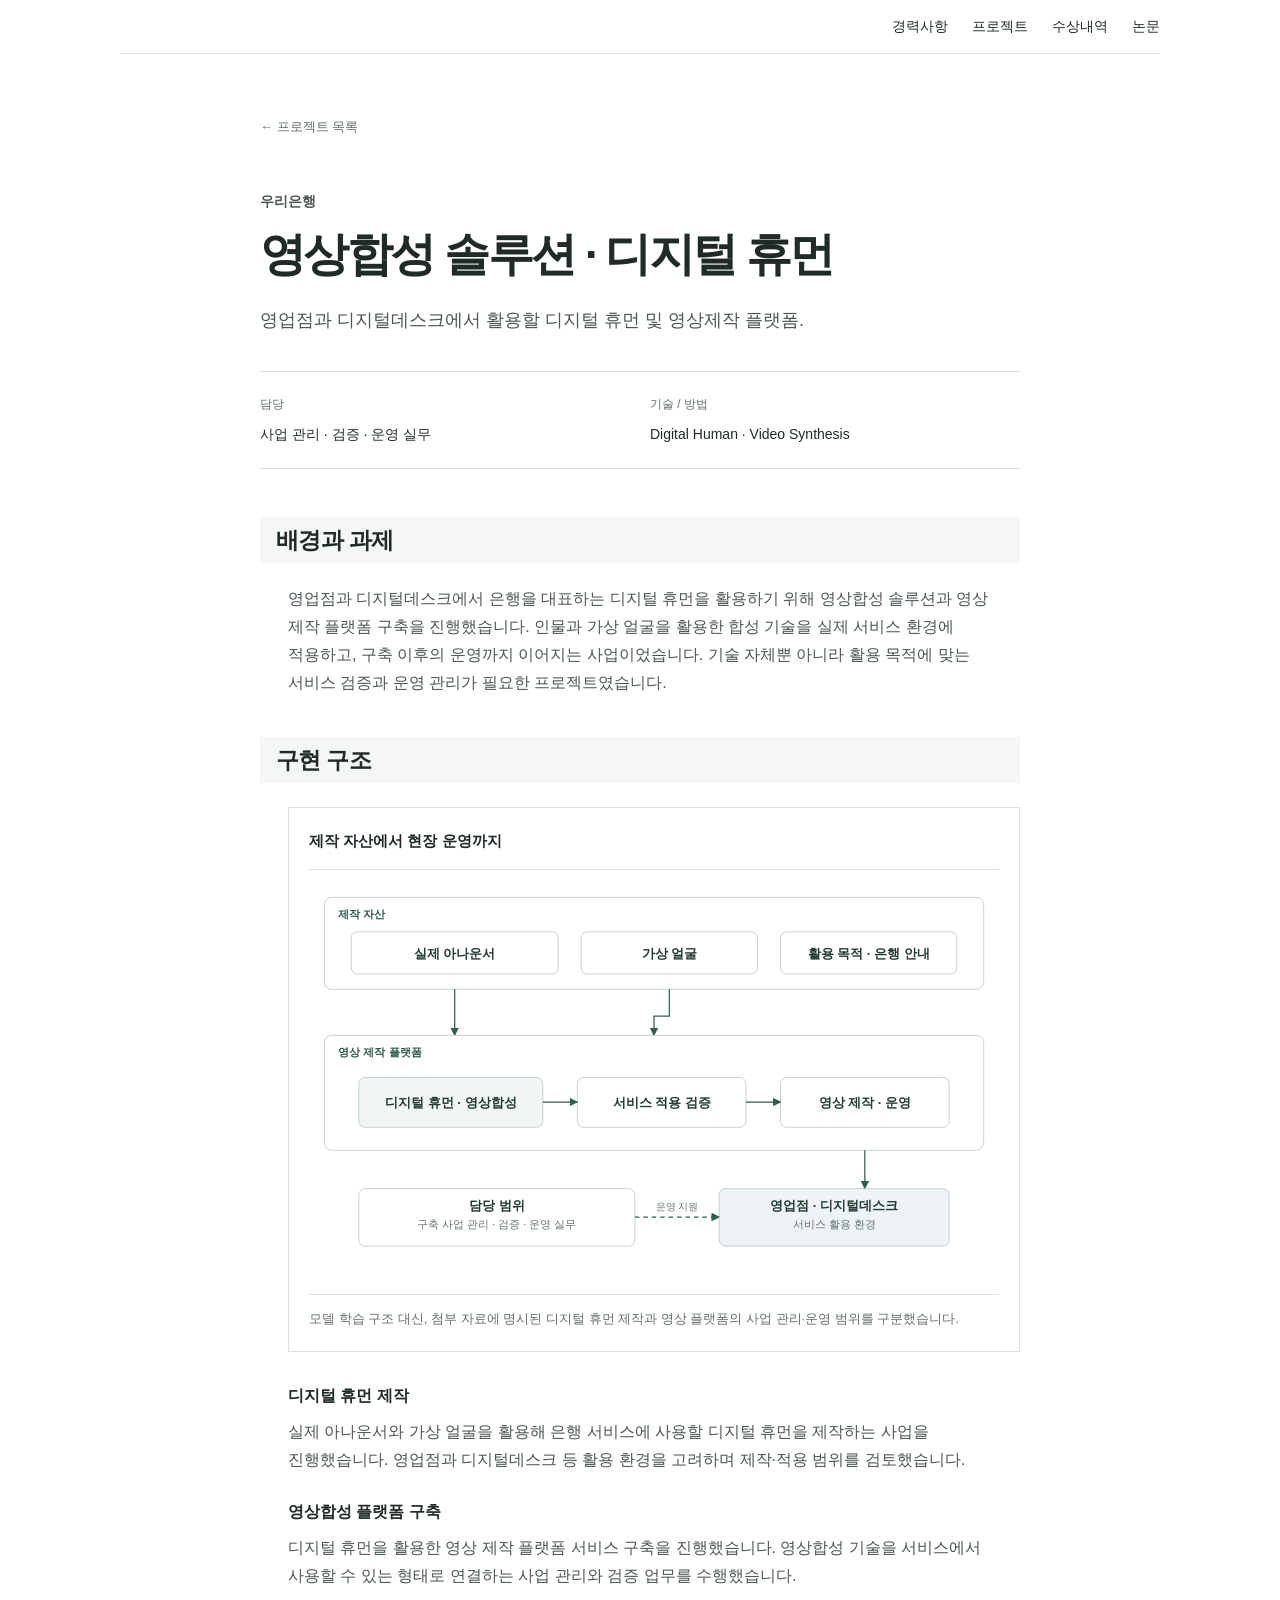
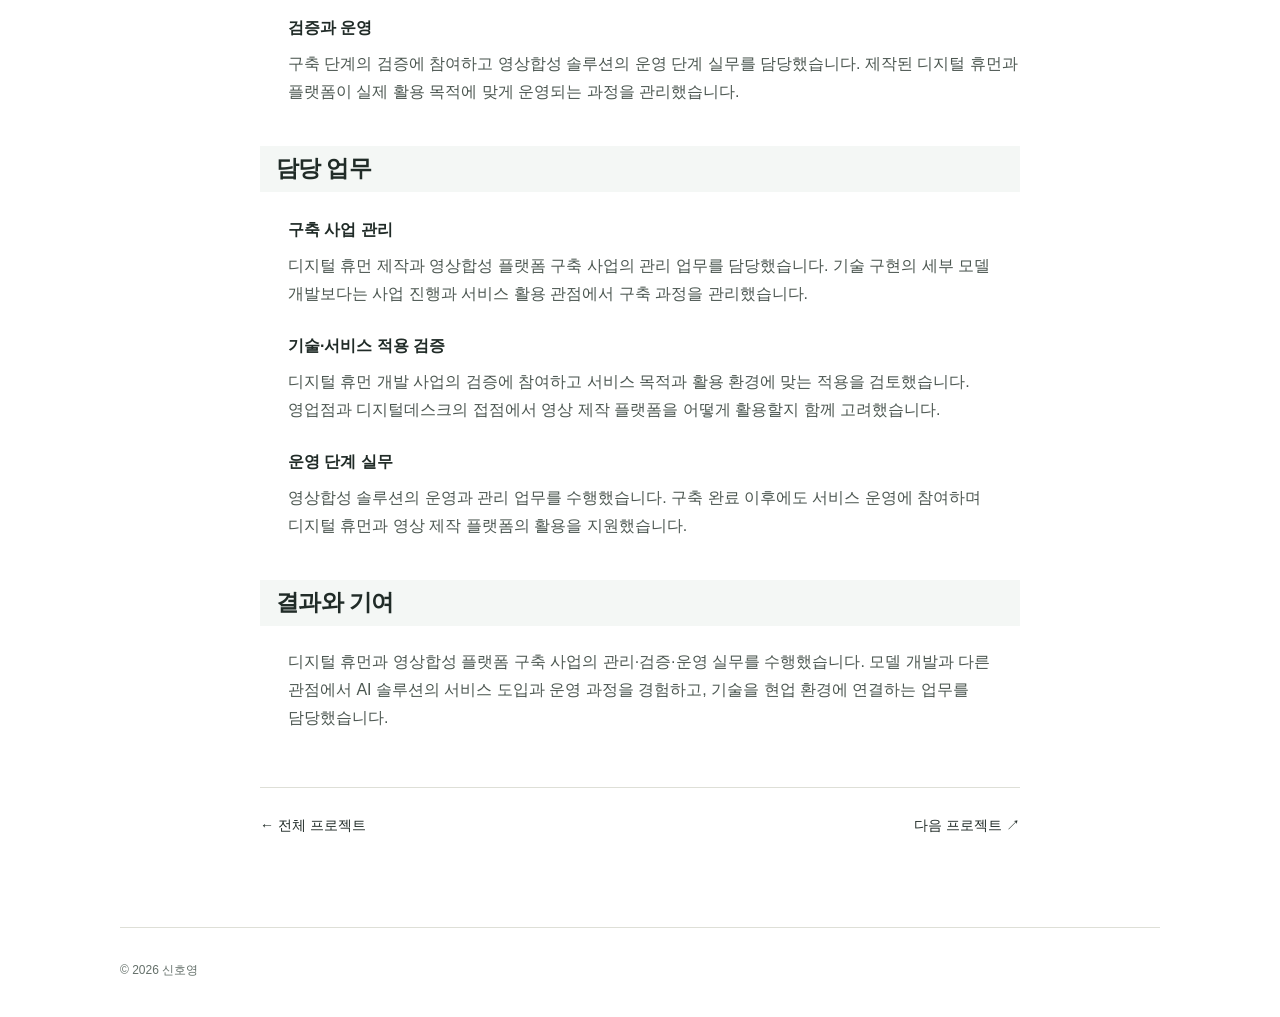
<file: project-digital-human.html>
<!doctype html><html lang="ko"><head><meta charset="utf-8"><meta name="viewport" content="width=device-width, initial-scale=1"><meta name="description" content="신호영 — 금융 AI 서비스, LLM·RAG·AI Agent 프로젝트"><title>영상합성 솔루션 · 디지털 휴먼 — 신호영</title><link rel="stylesheet" href="style.css?v=20261018-headings-12"><link rel="icon" href="favicon.svg" type="image/svg+xml"></head><body><a class="skip" href="#main">본문으로</a><div class="wrap"><header class="site-header site-header-main"><nav aria-label="주요 메뉴"><a href="./#experience">경력사항</a><a href="./#projects">프로젝트</a><a href="./#awards">수상내역</a><a href="./#papers">논문</a></nav></header><main class="detail project-detail" id="main"><a class="back" href="./#projects">← 프로젝트 목록</a><p class="eyebrow project-organization">우리은행</p><h1>영상합성 솔루션 · 디지털 휴먼</h1><p class="detail-lead">영업점과 디지털데스크에서 활용할 디지털 휴먼 및 영상제작 플랫폼.</p><dl class="facts project-facts"><div><dt>담당</dt><dd>사업 관리 · 검증 · 운영 실무</dd></div><div><dt>기술 / 방법</dt><dd>Digital Human · Video Synthesis</dd></div></dl><section><h2>배경과 과제</h2><div class="section-content"><p>영업점과 디지털데스크에서 은행을 대표하는 디지털 휴먼을 활용하기 위해 영상합성 솔루션과 영상 제작 플랫폼 구축을 진행했습니다. 인물과 가상 얼굴을 활용한 합성 기술을 실제 서비스 환경에 적용하고, 구축 이후의 운영까지 이어지는 사업이었습니다. 기술 자체뿐 아니라 활용 목적에 맞는 서비스 검증과 운영 관리가 필요한 프로젝트였습니다.</p></div></section><section><h2>구현 구조</h2><div class="section-content"><figure class="custom-diagram"><div class="custom-diagram-title">제작 자산에서 현장 운영까지</div><div class="diagram-scroll" tabindex="0" role="group" aria-label="제작 자산에서 현장 운영까지"><svg xmlns="http://www.w3.org/2000/svg" viewBox="0 0 900 520" role="img" aria-label="영상합성 솔루션의 제작·검증·운영 범위" style="font-family:-apple-system,BlinkMacSystemFont,Apple SD Gothic Neo,Malgun Gothic,sans-serif"><title>영상합성 솔루션의 제작·검증·운영 범위</title><defs><marker id="project-digital-human-0-arrow" viewBox="0 0 10 10" refX="9" refY="5" markerWidth="7" markerHeight="7" orient="auto-start-reverse"><path d="M0 0 L10 5 L0 10 Z" fill="#315d4c"/></marker></defs><rect x="20" y="20" width="860" height="120" rx="10" fill="#fff" stroke="#b6c7be"/><text x="38" y="47" fill="#315d4c" font-size="15" font-weight="600" text-anchor="start">제작 자산</text><rect x="55" y="65" width="270" height="55" rx="8" fill="white" stroke="#b6c7be"/><text x="190.0" y="98.5" fill="#243b32" font-size="17" font-weight="600" text-anchor="middle">실제 아나운서</text><rect x="355" y="65" width="230" height="55" rx="8" fill="white" stroke="#b6c7be"/><text x="470.0" y="98.5" fill="#243b32" font-size="17" font-weight="600" text-anchor="middle">가상 얼굴</text><rect x="615" y="65" width="230" height="55" rx="8" fill="white" stroke="#b6c7be"/><text x="730.0" y="98.5" fill="#243b32" font-size="17" font-weight="600" text-anchor="middle">활용 목적 · 은행 안내</text><polyline points="190,140 190,200" fill="none" stroke="#315d4c" stroke-width="1.6"  marker-end="url(#project-digital-human-0-arrow)"/><polyline points="470,140 470,175 450,175 450,200" fill="none" stroke="#315d4c" stroke-width="1.6"  marker-end="url(#project-digital-human-0-arrow)"/><rect x="20" y="200" width="860" height="150" rx="10" fill="#fff" stroke="#b6c7be"/><text x="38" y="227" fill="#315d4c" font-size="15" font-weight="600" text-anchor="start">영상 제작 플랫폼</text><rect x="65" y="255" width="240" height="65" rx="8" fill="#f1f6f3" stroke="#b6c7be"/><text x="185.0" y="293.5" fill="#243b32" font-size="17" font-weight="600" text-anchor="middle">디지털 휴먼 · 영상합성</text><rect x="350" y="255" width="220" height="65" rx="8" fill="white" stroke="#b6c7be"/><text x="460.0" y="293.5" fill="#243b32" font-size="17" font-weight="600" text-anchor="middle">서비스 적용 검증</text><rect x="615" y="255" width="220" height="65" rx="8" fill="white" stroke="#b6c7be"/><text x="725.0" y="293.5" fill="#243b32" font-size="17" font-weight="600" text-anchor="middle">영상 제작 · 운영</text><polyline points="305,287 350,287" fill="none" stroke="#315d4c" stroke-width="1.6"  marker-end="url(#project-digital-human-0-arrow)"/><polyline points="570,287 615,287" fill="none" stroke="#315d4c" stroke-width="1.6"  marker-end="url(#project-digital-human-0-arrow)"/><polyline points="725,350 725,400" fill="none" stroke="#315d4c" stroke-width="1.6"  marker-end="url(#project-digital-human-0-arrow)"/><rect x="535" y="400" width="300" height="75" rx="8" fill="#edf3f7" stroke="#b6c7be"/><text x="685.0" y="428" fill="#243b32" font-size="17" font-weight="600" text-anchor="middle">영업점 · 디지털데스크</text><text x="685.0" y="451" fill="#64756e" font-size="14" font-weight="400" text-anchor="middle">서비스 활용 환경</text><rect x="65" y="400" width="360" height="75" rx="8" fill="white" stroke="#b6c7be"/><text x="245.0" y="428" fill="#243b32" font-size="17" font-weight="600" text-anchor="middle">담당 범위</text><text x="245.0" y="451" fill="#64756e" font-size="14" font-weight="400" text-anchor="middle">구축 사업 관리 · 검증 · 운영 실무</text><polyline points="425,437 535,437" fill="none" stroke="#315d4c" stroke-width="1.6" stroke-dasharray="6 5" marker-end="url(#project-digital-human-0-arrow)"/><text x="480.0" y="428.0" fill="#64756e" font-size="13" font-weight="400" text-anchor="middle">운영 지원</text></svg></div><figcaption>모델 학습 구조 대신, 첨부 자료에 명시된 디지털 휴먼 제작과 영상 플랫폼의 사업 관리·운영 범위를 구분했습니다.</figcaption></figure><h3>디지털 휴먼 제작</h3><p>실제 아나운서와 가상 얼굴을 활용해 은행 서비스에 사용할 디지털 휴먼을 제작하는 사업을 진행했습니다. 영업점과 디지털데스크 등 활용 환경을 고려하며 제작·적용 범위를 검토했습니다.</p><h3>영상합성 플랫폼 구축</h3><p>디지털 휴먼을 활용한 영상 제작 플랫폼 서비스 구축을 진행했습니다. 영상합성 기술을 서비스에서 사용할 수 있는 형태로 연결하는 사업 관리와 검증 업무를 수행했습니다.</p><h3>검증과 운영</h3><p>구축 단계의 검증에 참여하고 영상합성 솔루션의 운영 단계 실무를 담당했습니다. 제작된 디지털 휴먼과 플랫폼이 실제 활용 목적에 맞게 운영되는 과정을 관리했습니다.</p></div></section><section><h2>담당 업무</h2><div class="section-content"><h3>구축 사업 관리</h3><p>디지털 휴먼 제작과 영상합성 플랫폼 구축 사업의 관리 업무를 담당했습니다. 기술 구현의 세부 모델 개발보다는 사업 진행과 서비스 활용 관점에서 구축 과정을 관리했습니다.</p><h3>기술·서비스 적용 검증</h3><p>디지털 휴먼 개발 사업의 검증에 참여하고 서비스 목적과 활용 환경에 맞는 적용을 검토했습니다. 영업점과 디지털데스크의 접점에서 영상 제작 플랫폼을 어떻게 활용할지 함께 고려했습니다.</p><h3>운영 단계 실무</h3><p>영상합성 솔루션의 운영과 관리 업무를 수행했습니다. 구축 완료 이후에도 서비스 운영에 참여하며 디지털 휴먼과 영상 제작 플랫폼의 활용을 지원했습니다.</p></div></section><section><h2>결과와 기여</h2><div class="section-content"><p>디지털 휴먼과 영상합성 플랫폼 구축 사업의 관리·검증·운영 실무를 수행했습니다. 모델 개발과 다른 관점에서 AI 솔루션의 서비스 도입과 운영 과정을 경험하고, 기술을 현업 환경에 연결하는 업무를 담당했습니다.</p></div></section><div class="detail-next"><a href="./#projects">← 전체 프로젝트</a><a href="project-vision.html">다음 프로젝트 ↗</a></div></main><footer class="site-footer"><div>© 2026 신호영</div></footer></div></body></html>
</file>
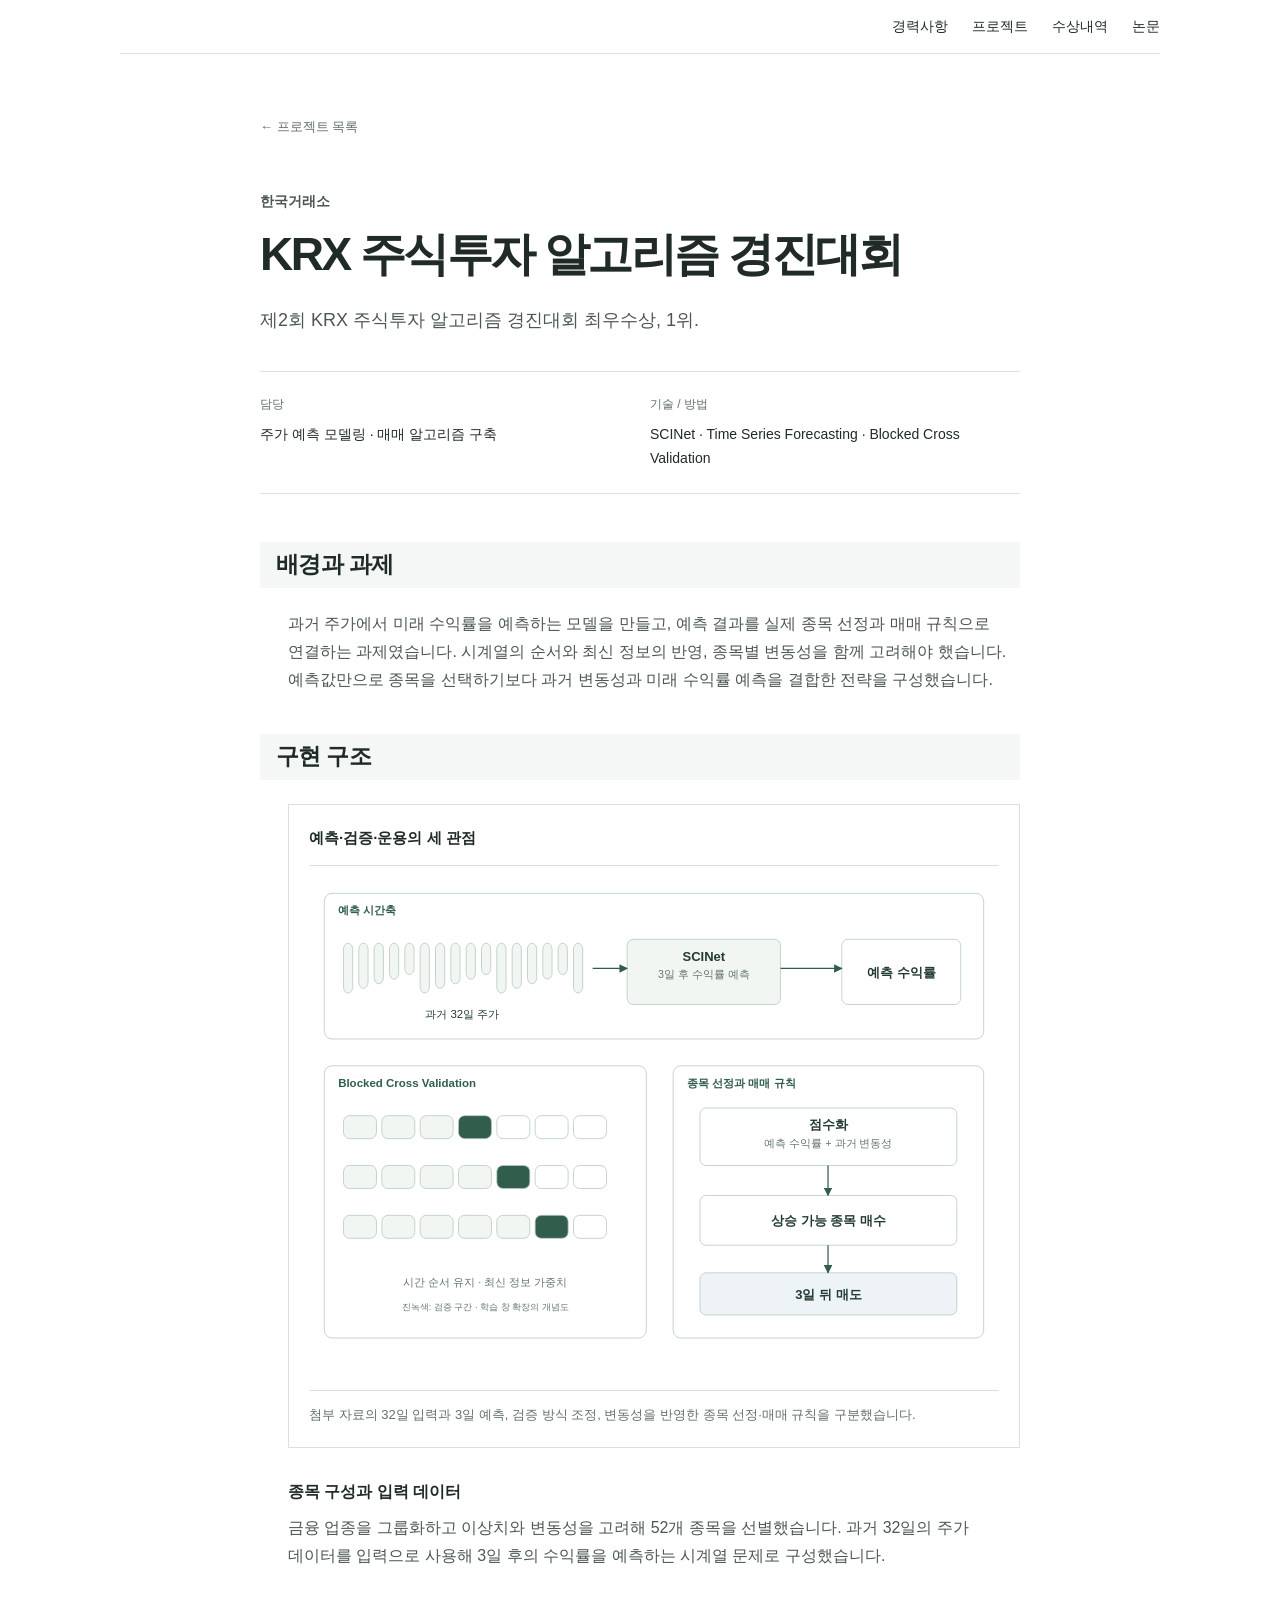
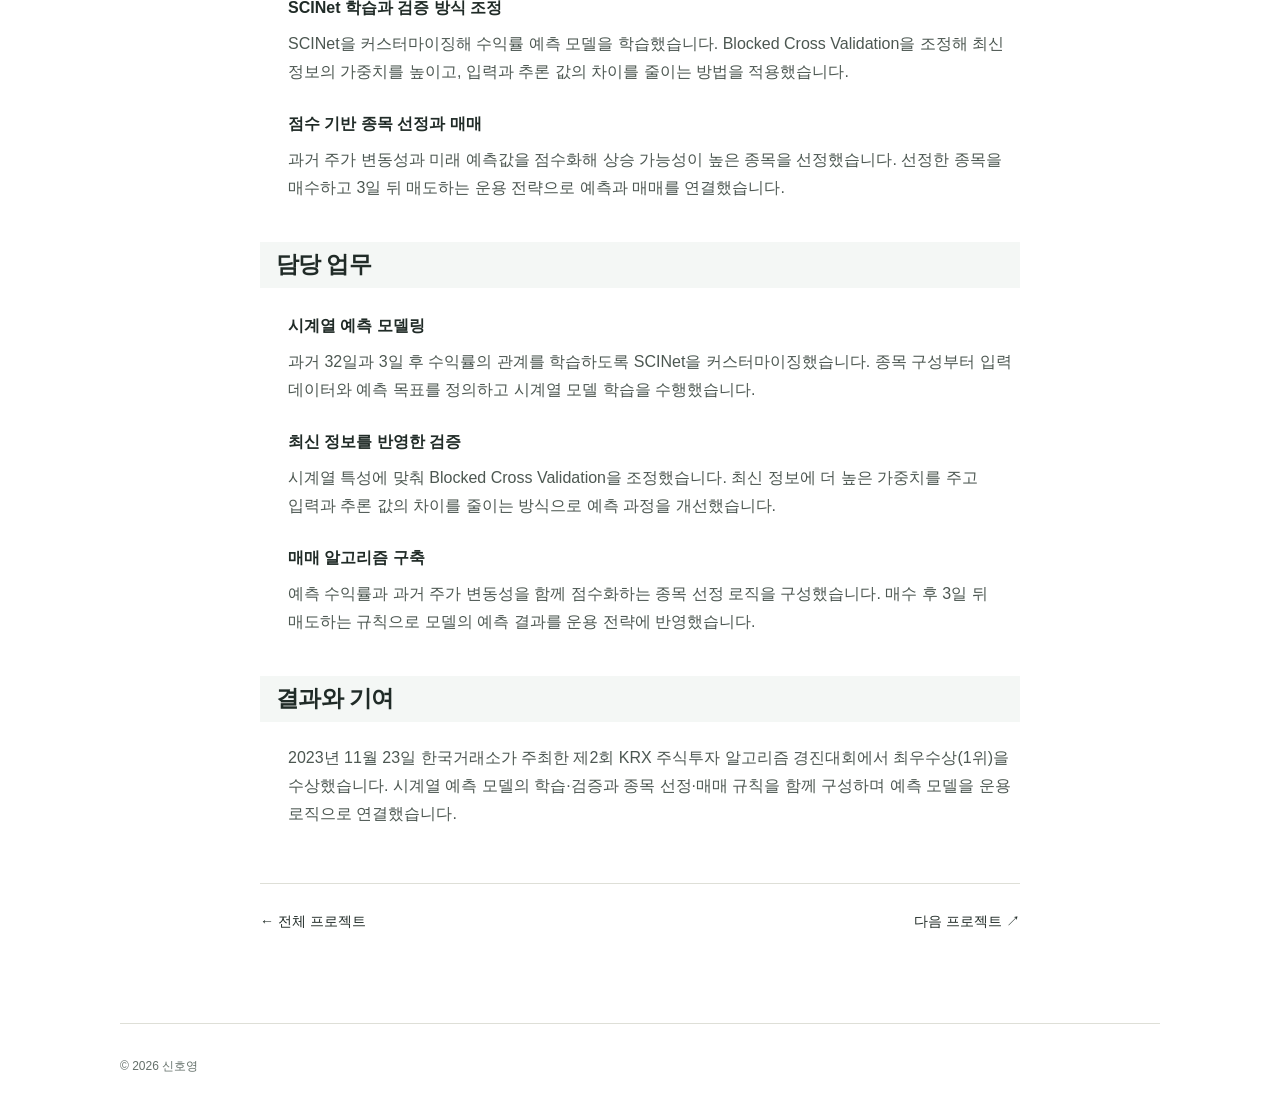
<file: project-krx.html>
<!doctype html><html lang="ko"><head><meta charset="utf-8"><meta name="viewport" content="width=device-width, initial-scale=1"><meta name="description" content="신호영 — 금융 AI 서비스, LLM·RAG·AI Agent 프로젝트"><title>KRX 주식투자 알고리즘 경진대회 — 신호영</title><link rel="stylesheet" href="style.css?v=20261018-headings-12"><link rel="icon" href="favicon.svg" type="image/svg+xml"></head><body><a class="skip" href="#main">본문으로</a><div class="wrap"><header class="site-header site-header-main"><nav aria-label="주요 메뉴"><a href="./#experience">경력사항</a><a href="./#projects">프로젝트</a><a href="./#awards">수상내역</a><a href="./#papers">논문</a></nav></header><main class="detail project-detail" id="main"><a class="back" href="./#projects">← 프로젝트 목록</a><p class="eyebrow project-organization">한국거래소</p><h1>KRX 주식투자 알고리즘 경진대회</h1><p class="detail-lead">제2회 KRX 주식투자 알고리즘 경진대회 최우수상, 1위.</p><dl class="facts project-facts"><div><dt>담당</dt><dd>주가 예측 모델링 · 매매 알고리즘 구축</dd></div><div><dt>기술 / 방법</dt><dd>SCINet · Time Series Forecasting · Blocked Cross Validation</dd></div></dl><section><h2>배경과 과제</h2><div class="section-content"><p>과거 주가에서 미래 수익률을 예측하는 모델을 만들고, 예측 결과를 실제 종목 선정과 매매 규칙으로 연결하는 과제였습니다. 시계열의 순서와 최신 정보의 반영, 종목별 변동성을 함께 고려해야 했습니다. 예측값만으로 종목을 선택하기보다 과거 변동성과 미래 수익률 예측을 결합한 전략을 구성했습니다.</p></div></section><section><h2>구현 구조</h2><div class="section-content"><figure class="custom-diagram"><div class="custom-diagram-title">예측·검증·운용의 세 관점</div><div class="diagram-scroll" tabindex="0" role="group" aria-label="예측·검증·운용의 세 관점"><svg xmlns="http://www.w3.org/2000/svg" viewBox="0 0 900 650" role="img" aria-label="32일 입력·3일 예측과 검증·매매 전략" style="font-family:-apple-system,BlinkMacSystemFont,Apple SD Gothic Neo,Malgun Gothic,sans-serif"><title>32일 입력·3일 예측과 검증·매매 전략</title><defs><marker id="project-krx-0-arrow" viewBox="0 0 10 10" refX="9" refY="5" markerWidth="7" markerHeight="7" orient="auto-start-reverse"><path d="M0 0 L10 5 L0 10 Z" fill="#315d4c"/></marker></defs><rect x="20" y="20" width="860" height="190" rx="10" fill="#fff" stroke="#b6c7be"/><text x="38" y="47" fill="#315d4c" font-size="15" font-weight="600" text-anchor="start">예측 시간축</text><rect x="45" y="85" width="12" height="65" rx="8" fill="#f1f6f3" stroke="#b6c7be"/><rect x="65" y="85" width="12" height="59" rx="8" fill="#f1f6f3" stroke="#b6c7be"/><rect x="85" y="85" width="12" height="53" rx="8" fill="#f1f6f3" stroke="#b6c7be"/><rect x="105" y="85" width="12" height="47" rx="8" fill="#f1f6f3" stroke="#b6c7be"/><rect x="125" y="85" width="12" height="41" rx="8" fill="#f1f6f3" stroke="#b6c7be"/><rect x="145" y="85" width="12" height="65" rx="8" fill="#f1f6f3" stroke="#b6c7be"/><rect x="165" y="85" width="12" height="59" rx="8" fill="#f1f6f3" stroke="#b6c7be"/><rect x="185" y="85" width="12" height="53" rx="8" fill="#f1f6f3" stroke="#b6c7be"/><rect x="205" y="85" width="12" height="47" rx="8" fill="#f1f6f3" stroke="#b6c7be"/><rect x="225" y="85" width="12" height="41" rx="8" fill="#f1f6f3" stroke="#b6c7be"/><rect x="245" y="85" width="12" height="65" rx="8" fill="#f1f6f3" stroke="#b6c7be"/><rect x="265" y="85" width="12" height="59" rx="8" fill="#f1f6f3" stroke="#b6c7be"/><rect x="285" y="85" width="12" height="53" rx="8" fill="#f1f6f3" stroke="#b6c7be"/><rect x="305" y="85" width="12" height="47" rx="8" fill="#f1f6f3" stroke="#b6c7be"/><rect x="325" y="85" width="12" height="41" rx="8" fill="#f1f6f3" stroke="#b6c7be"/><rect x="345" y="85" width="12" height="65" rx="8" fill="#f1f6f3" stroke="#b6c7be"/><text x="200" y="183" fill="#243b32" font-size="15" font-weight="400" text-anchor="middle">과거 32일 주가</text><rect x="415" y="80" width="200" height="85" rx="8" fill="#f1f6f3" stroke="#b6c7be"/><text x="515.0" y="108" fill="#243b32" font-size="17" font-weight="600" text-anchor="middle">SCINet</text><text x="515.0" y="131" fill="#64756e" font-size="14" font-weight="400" text-anchor="middle">3일 후 수익률 예측</text><polyline points="370,118 415,118" fill="none" stroke="#315d4c" stroke-width="1.6"  marker-end="url(#project-krx-0-arrow)"/><rect x="695" y="80" width="155" height="85" rx="8" fill="white" stroke="#b6c7be"/><text x="772.5" y="128.5" fill="#243b32" font-size="17" font-weight="600" text-anchor="middle">예측 수익률</text><polyline points="615,118 695,118" fill="none" stroke="#315d4c" stroke-width="1.6"  marker-end="url(#project-krx-0-arrow)"/><rect x="20" y="245" width="420" height="355" rx="10" fill="#fff" stroke="#b6c7be"/><text x="38" y="272" fill="#315d4c" font-size="15" font-weight="600" text-anchor="start">Blocked Cross Validation</text><rect x="45" y="310" width="43" height="30" rx="8" fill="#f1f6f3" stroke="#b6c7be"/><rect x="95" y="310" width="43" height="30" rx="8" fill="#f1f6f3" stroke="#b6c7be"/><rect x="145" y="310" width="43" height="30" rx="8" fill="#f1f6f3" stroke="#b6c7be"/><rect x="195" y="310" width="43" height="30" rx="8" fill="#315d4c" stroke="#b6c7be"/><rect x="245" y="310" width="43" height="30" rx="8" fill="white" stroke="#b6c7be"/><rect x="295" y="310" width="43" height="30" rx="8" fill="white" stroke="#b6c7be"/><rect x="345" y="310" width="43" height="30" rx="8" fill="white" stroke="#b6c7be"/><rect x="45" y="375" width="43" height="30" rx="8" fill="#f1f6f3" stroke="#b6c7be"/><rect x="95" y="375" width="43" height="30" rx="8" fill="#f1f6f3" stroke="#b6c7be"/><rect x="145" y="375" width="43" height="30" rx="8" fill="#f1f6f3" stroke="#b6c7be"/><rect x="195" y="375" width="43" height="30" rx="8" fill="#f1f6f3" stroke="#b6c7be"/><rect x="245" y="375" width="43" height="30" rx="8" fill="#315d4c" stroke="#b6c7be"/><rect x="295" y="375" width="43" height="30" rx="8" fill="white" stroke="#b6c7be"/><rect x="345" y="375" width="43" height="30" rx="8" fill="white" stroke="#b6c7be"/><rect x="45" y="440" width="43" height="30" rx="8" fill="#f1f6f3" stroke="#b6c7be"/><rect x="95" y="440" width="43" height="30" rx="8" fill="#f1f6f3" stroke="#b6c7be"/><rect x="145" y="440" width="43" height="30" rx="8" fill="#f1f6f3" stroke="#b6c7be"/><rect x="195" y="440" width="43" height="30" rx="8" fill="#f1f6f3" stroke="#b6c7be"/><rect x="245" y="440" width="43" height="30" rx="8" fill="#f1f6f3" stroke="#b6c7be"/><rect x="295" y="440" width="43" height="30" rx="8" fill="#315d4c" stroke="#b6c7be"/><rect x="345" y="440" width="43" height="30" rx="8" fill="white" stroke="#b6c7be"/><text x="230" y="532" fill="#64756e" font-size="14" font-weight="400" text-anchor="middle">시간 순서 유지 · 최신 정보 가중치</text><text x="230" y="564" fill="#64756e" font-size="12" font-weight="400" text-anchor="middle">진녹색: 검증 구간 · 학습 창 확장의 개념도</text><rect x="475" y="245" width="405" height="355" rx="10" fill="#fff" stroke="#b6c7be"/><text x="493" y="272" fill="#315d4c" font-size="15" font-weight="600" text-anchor="start">종목 선정과 매매 규칙</text><rect x="510" y="300" width="335" height="75" rx="8" fill="white" stroke="#b6c7be"/><text x="677.5" y="328" fill="#243b32" font-size="17" font-weight="600" text-anchor="middle">점수화</text><text x="677.5" y="351" fill="#64756e" font-size="14" font-weight="400" text-anchor="middle">예측 수익률 + 과거 변동성</text><rect x="510" y="414" width="335" height="65" rx="8" fill="white" stroke="#b6c7be"/><text x="677.5" y="452.5" fill="#243b32" font-size="17" font-weight="600" text-anchor="middle">상승 가능 종목 매수</text><rect x="510" y="515" width="335" height="55" rx="8" fill="#edf3f7" stroke="#b6c7be"/><text x="677.5" y="548.5" fill="#243b32" font-size="17" font-weight="600" text-anchor="middle">3일 뒤 매도</text><polyline points="677,375 677,414" fill="none" stroke="#315d4c" stroke-width="1.6"  marker-end="url(#project-krx-0-arrow)"/><polyline points="677,479 677,515" fill="none" stroke="#315d4c" stroke-width="1.6"  marker-end="url(#project-krx-0-arrow)"/></svg></div><figcaption>첨부 자료의 32일 입력과 3일 예측, 검증 방식 조정, 변동성을 반영한 종목 선정·매매 규칙을 구분했습니다.</figcaption></figure><h3>종목 구성과 입력 데이터</h3><p>금융 업종을 그룹화하고 이상치와 변동성을 고려해 52개 종목을 선별했습니다. 과거 32일의 주가 데이터를 입력으로 사용해 3일 후의 수익률을 예측하는 시계열 문제로 구성했습니다.</p><h3>SCINet 학습과 검증 방식 조정</h3><p>SCINet을 커스터마이징해 수익률 예측 모델을 학습했습니다. Blocked Cross Validation을 조정해 최신 정보의 가중치를 높이고, 입력과 추론 값의 차이를 줄이는 방법을 적용했습니다.</p><h3>점수 기반 종목 선정과 매매</h3><p>과거 주가 변동성과 미래 예측값을 점수화해 상승 가능성이 높은 종목을 선정했습니다. 선정한 종목을 매수하고 3일 뒤 매도하는 운용 전략으로 예측과 매매를 연결했습니다.</p></div></section><section><h2>담당 업무</h2><div class="section-content"><h3>시계열 예측 모델링</h3><p>과거 32일과 3일 후 수익률의 관계를 학습하도록 SCINet을 커스터마이징했습니다. 종목 구성부터 입력 데이터와 예측 목표를 정의하고 시계열 모델 학습을 수행했습니다.</p><h3>최신 정보를 반영한 검증</h3><p>시계열 특성에 맞춰 Blocked Cross Validation을 조정했습니다. 최신 정보에 더 높은 가중치를 주고 입력과 추론 값의 차이를 줄이는 방식으로 예측 과정을 개선했습니다.</p><h3>매매 알고리즘 구축</h3><p>예측 수익률과 과거 주가 변동성을 함께 점수화하는 종목 선정 로직을 구성했습니다. 매수 후 3일 뒤 매도하는 규칙으로 모델의 예측 결과를 운용 전략에 반영했습니다.</p></div></section><section><h2>결과와 기여</h2><div class="section-content"><p>2023년 11월 23일 한국거래소가 주최한 제2회 KRX 주식투자 알고리즘 경진대회에서 최우수상(1위)을 수상했습니다. 시계열 예측 모델의 학습·검증과 종목 선정·매매 규칙을 함께 구성하며 예측 모델을 운용 로직으로 연결했습니다.</p></div></section><div class="detail-next"><a href="./#projects">← 전체 프로젝트</a><a href="project-agent.html">다음 프로젝트 ↗</a></div></main><footer class="site-footer"><div>© 2026 신호영</div></footer></div></body></html>
</file>
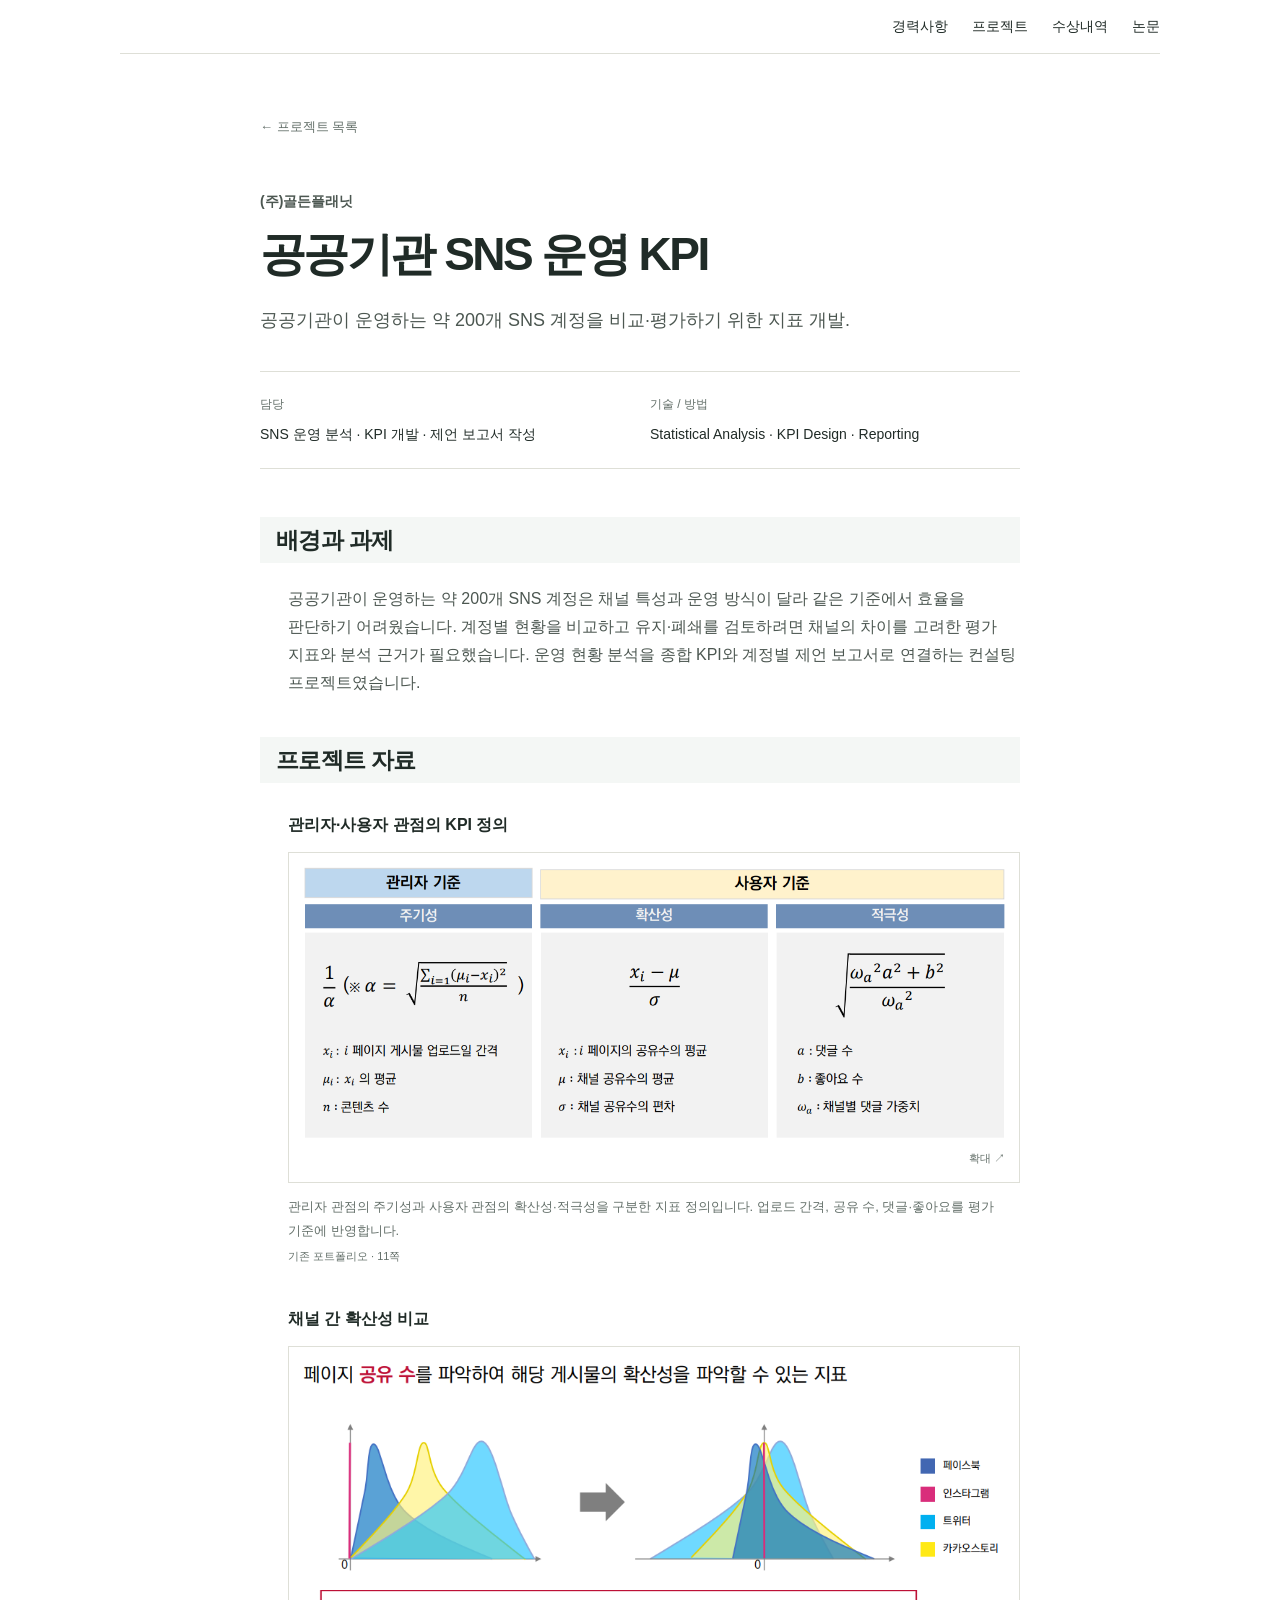
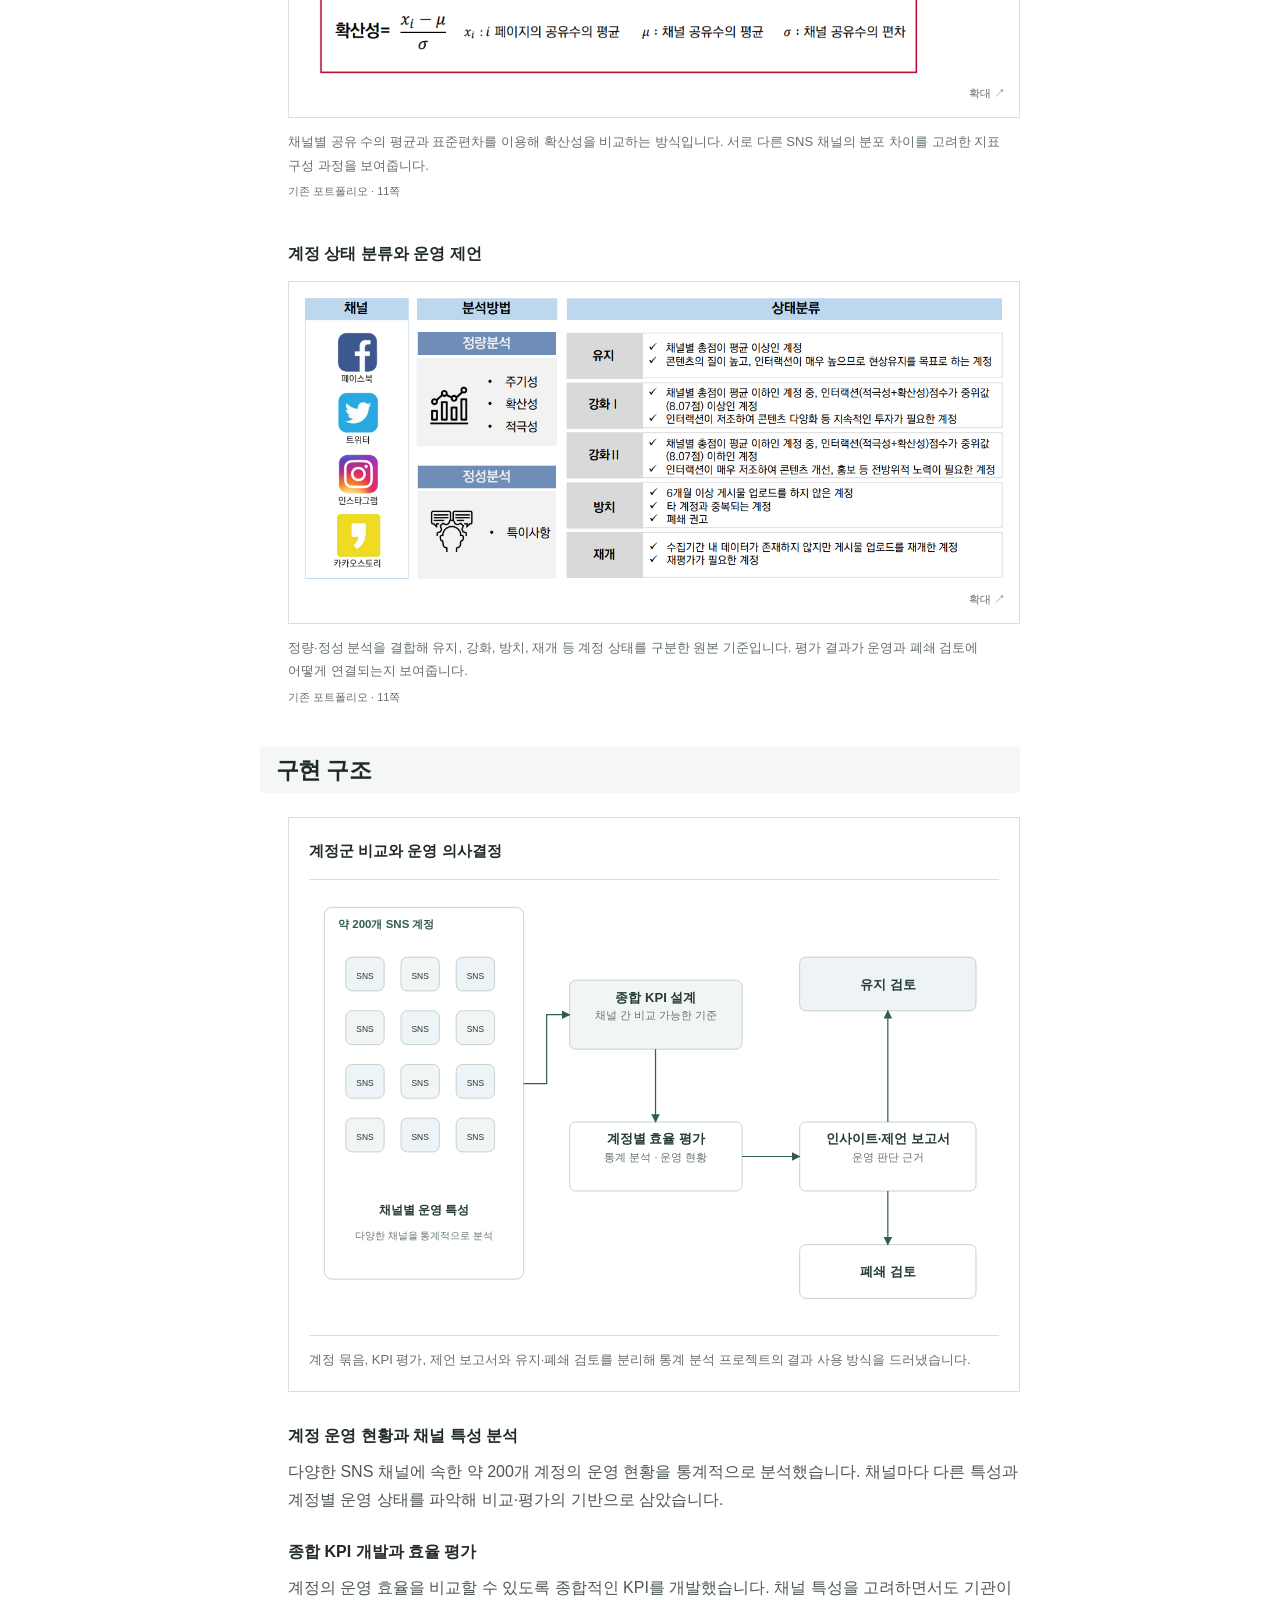
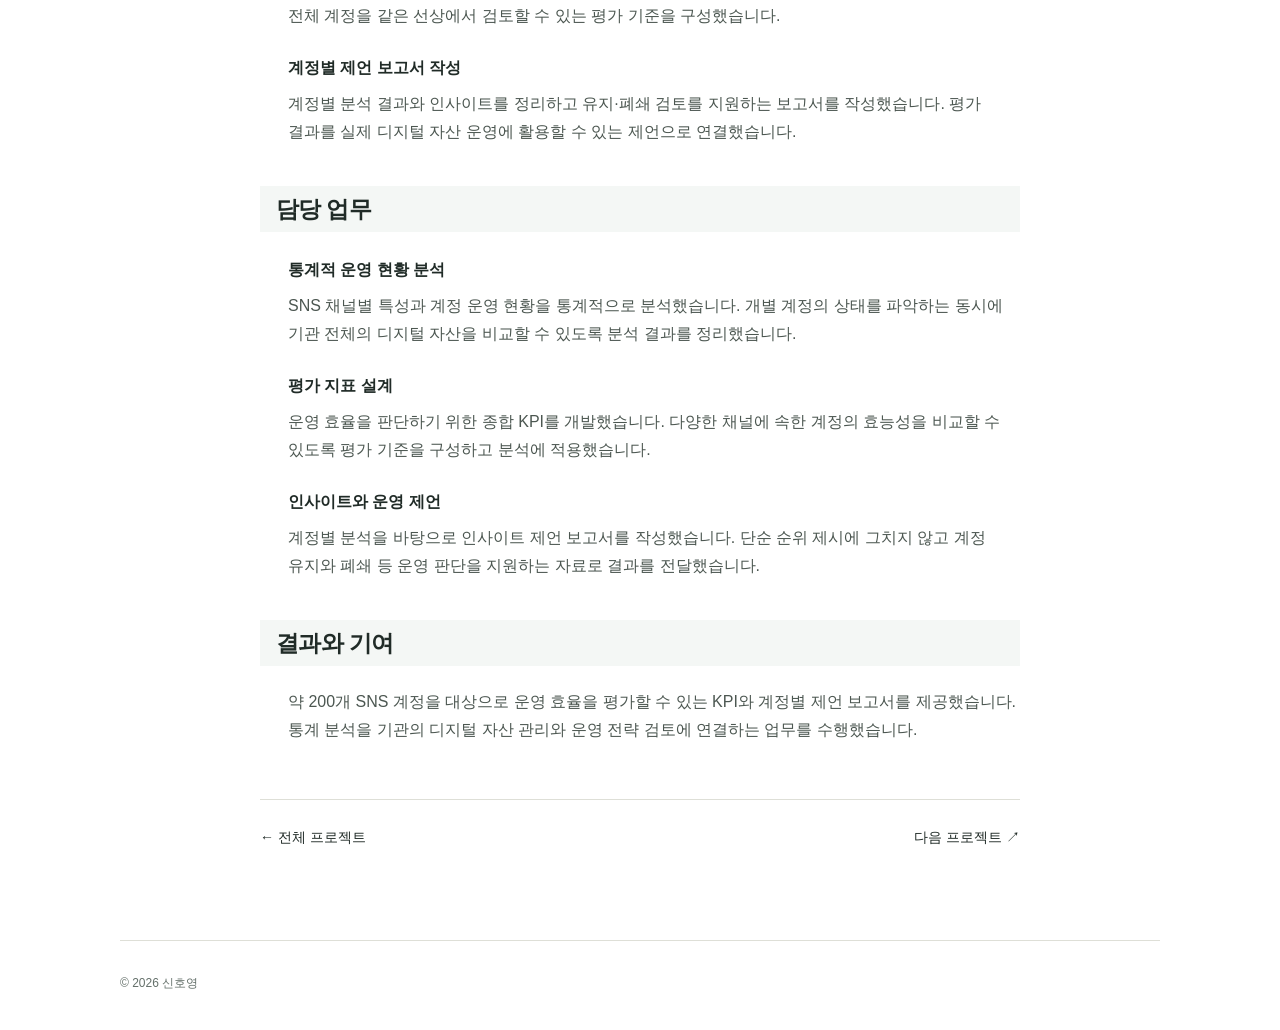
<file: project-sns-kpi.html>
<!doctype html><html lang="ko"><head><meta charset="utf-8"><meta name="viewport" content="width=device-width, initial-scale=1"><meta name="description" content="신호영 — 금융 AI 서비스, LLM·RAG·AI Agent 프로젝트"><title>공공기관 SNS 운영 KPI — 신호영</title><link rel="stylesheet" href="style.css?v=20261018-headings-12"><link rel="icon" href="favicon.svg" type="image/svg+xml"></head><body><a class="skip" href="#main">본문으로</a><div class="wrap"><header class="site-header site-header-main"><nav aria-label="주요 메뉴"><a href="./#experience">경력사항</a><a href="./#projects">프로젝트</a><a href="./#awards">수상내역</a><a href="./#papers">논문</a></nav></header><main class="detail project-detail" id="main"><a class="back" href="./#projects">← 프로젝트 목록</a><p class="eyebrow project-organization">(주)골든플래닛</p><h1>공공기관 SNS 운영 KPI</h1><p class="detail-lead">공공기관이 운영하는 약 200개 SNS 계정을 비교·평가하기 위한 지표 개발.</p><dl class="facts project-facts"><div><dt>담당</dt><dd>SNS 운영 분석 · KPI 개발 · 제언 보고서 작성</dd></div><div><dt>기술 / 방법</dt><dd>Statistical Analysis · KPI Design · Reporting</dd></div></dl><section><h2>배경과 과제</h2><div class="section-content"><p>공공기관이 운영하는 약 200개 SNS 계정은 채널 특성과 운영 방식이 달라 같은 기준에서 효율을 판단하기 어려웠습니다. 계정별 현황을 비교하고 유지·폐쇄를 검토하려면 채널의 차이를 고려한 평가 지표와 분석 근거가 필요했습니다. 운영 현황 분석을 종합 KPI와 계정별 제언 보고서로 연결하는 컨설팅 프로젝트였습니다.</p></div></section><section class="source-gallery"><h2>프로젝트 자료</h2><div class="section-content"><figure class="source-figure"><h3>관리자·사용자 관점의 KPI 정의</h3><button class="source-image-open" type="button" aria-label="관리자·사용자 관점의 KPI 정의 확대 보기"><img src="[data-uri]" alt="관리자·사용자 관점의 KPI 정의" width="1168" height="454" loading="lazy" decoding="async"><span aria-hidden="true">확대 ↗</span></button><figcaption>관리자 관점의 주기성과 사용자 관점의 확산성·적극성을 구분한 지표 정의입니다. 업로드 간격, 공유 수, 댓글·좋아요를 평가 기준에 반영합니다.<small>기존 포트폴리오 · 11쪽</small></figcaption></figure><figure class="source-figure"><h3>채널 간 확산성 비교</h3><button class="source-image-open" type="button" aria-label="채널 간 확산성 비교 확대 보기"><img src="[data-uri]" alt="채널 간 확산성 비교" width="972" height="435" loading="lazy" decoding="async"><span aria-hidden="true">확대 ↗</span></button><figcaption>채널별 공유 수의 평균과 표준편차를 이용해 확산성을 비교하는 방식입니다. 서로 다른 SNS 채널의 분포 차이를 고려한 지표 구성 과정을 보여줍니다.<small>기존 포트폴리오 · 11쪽</small></figcaption></figure><figure class="source-figure"><h3>계정 상태 분류와 운영 제언</h3><button class="source-image-open" type="button" aria-label="계정 상태 분류와 운영 제언 확대 보기"><img src="[data-uri]" alt="계정 상태 분류와 운영 제언" width="1206" height="489" loading="lazy" decoding="async"><span aria-hidden="true">확대 ↗</span></button><figcaption>정량·정성 분석을 결합해 유지, 강화, 방치, 재개 등 계정 상태를 구분한 원본 기준입니다. 평가 결과가 운영과 폐쇄 검토에 어떻게 연결되는지 보여줍니다.<small>기존 포트폴리오 · 11쪽</small></figcaption></figure></div></section><section><h2>구현 구조</h2><div class="section-content"><figure class="custom-diagram"><div class="custom-diagram-title">계정군 비교와 운영 의사결정</div><div class="diagram-scroll" tabindex="0" role="group" aria-label="계정군 비교와 운영 의사결정"><svg xmlns="http://www.w3.org/2000/svg" viewBox="0 0 900 560" role="img" aria-label="다양한 SNS 계정의 KPI 평가와 유지·폐쇄 검토" style="font-family:-apple-system,BlinkMacSystemFont,Apple SD Gothic Neo,Malgun Gothic,sans-serif"><title>다양한 SNS 계정의 KPI 평가와 유지·폐쇄 검토</title><defs><marker id="project-sns-kpi-0-arrow" viewBox="0 0 10 10" refX="9" refY="5" markerWidth="7" markerHeight="7" orient="auto-start-reverse"><path d="M0 0 L10 5 L0 10 Z" fill="#315d4c"/></marker></defs><rect x="20" y="20" width="260" height="485" rx="10" fill="#fff" stroke="#b6c7be"/><text x="38" y="47" fill="#315d4c" font-size="15" font-weight="600" text-anchor="start">약 200개 SNS 계정</text><rect x="48" y="85" width="50" height="44" rx="8" fill="#edf3f7" stroke="#b6c7be"/><text x="73" y="113" fill="#243b32" font-size="11" font-weight="400" text-anchor="middle">SNS</text><rect x="120" y="85" width="50" height="44" rx="8" fill="#f1f6f3" stroke="#b6c7be"/><text x="145" y="113" fill="#243b32" font-size="11" font-weight="400" text-anchor="middle">SNS</text><rect x="192" y="85" width="50" height="44" rx="8" fill="#edf3f7" stroke="#b6c7be"/><text x="217" y="113" fill="#243b32" font-size="11" font-weight="400" text-anchor="middle">SNS</text><rect x="48" y="155" width="50" height="44" rx="8" fill="#f1f6f3" stroke="#b6c7be"/><text x="73" y="183" fill="#243b32" font-size="11" font-weight="400" text-anchor="middle">SNS</text><rect x="120" y="155" width="50" height="44" rx="8" fill="#edf3f7" stroke="#b6c7be"/><text x="145" y="183" fill="#243b32" font-size="11" font-weight="400" text-anchor="middle">SNS</text><rect x="192" y="155" width="50" height="44" rx="8" fill="#f1f6f3" stroke="#b6c7be"/><text x="217" y="183" fill="#243b32" font-size="11" font-weight="400" text-anchor="middle">SNS</text><rect x="48" y="225" width="50" height="44" rx="8" fill="#edf3f7" stroke="#b6c7be"/><text x="73" y="253" fill="#243b32" font-size="11" font-weight="400" text-anchor="middle">SNS</text><rect x="120" y="225" width="50" height="44" rx="8" fill="#f1f6f3" stroke="#b6c7be"/><text x="145" y="253" fill="#243b32" font-size="11" font-weight="400" text-anchor="middle">SNS</text><rect x="192" y="225" width="50" height="44" rx="8" fill="#edf3f7" stroke="#b6c7be"/><text x="217" y="253" fill="#243b32" font-size="11" font-weight="400" text-anchor="middle">SNS</text><rect x="48" y="295" width="50" height="44" rx="8" fill="#f1f6f3" stroke="#b6c7be"/><text x="73" y="323" fill="#243b32" font-size="11" font-weight="400" text-anchor="middle">SNS</text><rect x="120" y="295" width="50" height="44" rx="8" fill="#edf3f7" stroke="#b6c7be"/><text x="145" y="323" fill="#243b32" font-size="11" font-weight="400" text-anchor="middle">SNS</text><rect x="192" y="295" width="50" height="44" rx="8" fill="#f1f6f3" stroke="#b6c7be"/><text x="217" y="323" fill="#243b32" font-size="11" font-weight="400" text-anchor="middle">SNS</text><text x="150" y="420" fill="#243b32" font-size="16" font-weight="600" text-anchor="middle">채널별 운영 특성</text><text x="150" y="452" fill="#64756e" font-size="13" font-weight="400" text-anchor="middle">다양한 채널을 통계적으로 분석</text><rect x="340" y="115" width="225" height="90" rx="8" fill="#f1f6f3" stroke="#b6c7be"/><text x="452.5" y="143" fill="#243b32" font-size="17" font-weight="600" text-anchor="middle">종합 KPI 설계</text><text x="452.5" y="166" fill="#64756e" font-size="14" font-weight="400" text-anchor="middle">채널 간 비교 가능한 기준</text><polyline points="280,250 310,250 310,160 340,160" fill="none" stroke="#315d4c" stroke-width="1.6"  marker-end="url(#project-sns-kpi-0-arrow)"/><rect x="340" y="300" width="225" height="90" rx="8" fill="white" stroke="#b6c7be"/><text x="452.5" y="328" fill="#243b32" font-size="17" font-weight="600" text-anchor="middle">계정별 효율 평가</text><text x="452.5" y="351" fill="#64756e" font-size="14" font-weight="400" text-anchor="middle">통계 분석 · 운영 현황</text><polyline points="452,205 452,300" fill="none" stroke="#315d4c" stroke-width="1.6"  marker-end="url(#project-sns-kpi-0-arrow)"/><rect x="640" y="300" width="230" height="90" rx="8" fill="white" stroke="#b6c7be"/><text x="755.0" y="328" fill="#243b32" font-size="17" font-weight="600" text-anchor="middle">인사이트·제언 보고서</text><text x="755.0" y="351" fill="#64756e" font-size="14" font-weight="400" text-anchor="middle">운영 판단 근거</text><polyline points="565,345 640,345" fill="none" stroke="#315d4c" stroke-width="1.6"  marker-end="url(#project-sns-kpi-0-arrow)"/><rect x="640" y="85" width="230" height="70" rx="8" fill="#edf3f7" stroke="#b6c7be"/><text x="755.0" y="126.0" fill="#243b32" font-size="17" font-weight="600" text-anchor="middle">유지 검토</text><rect x="640" y="460" width="230" height="70" rx="8" fill="white" stroke="#b6c7be"/><text x="755.0" y="501.0" fill="#243b32" font-size="17" font-weight="600" text-anchor="middle">폐쇄 검토</text><polyline points="755,300 755,155" fill="none" stroke="#315d4c" stroke-width="1.6"  marker-end="url(#project-sns-kpi-0-arrow)"/><polyline points="755,390 755,460" fill="none" stroke="#315d4c" stroke-width="1.6"  marker-end="url(#project-sns-kpi-0-arrow)"/></svg></div><figcaption>계정 묶음, KPI 평가, 제언 보고서와 유지·폐쇄 검토를 분리해 통계 분석 프로젝트의 결과 사용 방식을 드러냈습니다.</figcaption></figure><h3>계정 운영 현황과 채널 특성 분석</h3><p>다양한 SNS 채널에 속한 약 200개 계정의 운영 현황을 통계적으로 분석했습니다. 채널마다 다른 특성과 계정별 운영 상태를 파악해 비교·평가의 기반으로 삼았습니다.</p><h3>종합 KPI 개발과 효율 평가</h3><p>계정의 운영 효율을 비교할 수 있도록 종합적인 KPI를 개발했습니다. 채널 특성을 고려하면서도 기관이 전체 계정을 같은 선상에서 검토할 수 있는 평가 기준을 구성했습니다.</p><h3>계정별 제언 보고서 작성</h3><p>계정별 분석 결과와 인사이트를 정리하고 유지·폐쇄 검토를 지원하는 보고서를 작성했습니다. 평가 결과를 실제 디지털 자산 운영에 활용할 수 있는 제언으로 연결했습니다.</p></div></section><section><h2>담당 업무</h2><div class="section-content"><h3>통계적 운영 현황 분석</h3><p>SNS 채널별 특성과 계정 운영 현황을 통계적으로 분석했습니다. 개별 계정의 상태를 파악하는 동시에 기관 전체의 디지털 자산을 비교할 수 있도록 분석 결과를 정리했습니다.</p><h3>평가 지표 설계</h3><p>운영 효율을 판단하기 위한 종합 KPI를 개발했습니다. 다양한 채널에 속한 계정의 효능성을 비교할 수 있도록 평가 기준을 구성하고 분석에 적용했습니다.</p><h3>인사이트와 운영 제언</h3><p>계정별 분석을 바탕으로 인사이트 제언 보고서를 작성했습니다. 단순 순위 제시에 그치지 않고 계정 유지와 폐쇄 등 운영 판단을 지원하는 자료로 결과를 전달했습니다.</p></div></section><section><h2>결과와 기여</h2><div class="section-content"><p>약 200개 SNS 계정을 대상으로 운영 효율을 평가할 수 있는 KPI와 계정별 제언 보고서를 제공했습니다. 통계 분석을 기관의 디지털 자산 관리와 운영 전략 검토에 연결하는 업무를 수행했습니다.</p></div></section><div class="detail-next"><a href="./#projects">← 전체 프로젝트</a><a href="project-krx.html">다음 프로젝트 ↗</a></div></main><dialog class="source-lightbox" aria-label="프로젝트 자료 확대"><div class="source-lightbox-bar"><span>프로젝트 자료</span><button type="button" class="source-lightbox-close" aria-label="확대 이미지 닫기">닫기 ×</button></div><div class="source-lightbox-scroll"><img alt=""></div></dialog><script>(()=>{const dialog=document.querySelector('.source-lightbox');const image=dialog.querySelector('img');const label=dialog.querySelector('.source-lightbox-bar span');document.querySelectorAll('.source-image-open').forEach(button=>button.addEventListener('click',()=>{const original=button.querySelector('img');image.src=original.currentSrc||original.src;image.alt=original.alt;label.textContent=original.alt;dialog.showModal();}));dialog.querySelector('.source-lightbox-close').addEventListener('click',()=>dialog.close());dialog.addEventListener('click',event=>{if(event.target===dialog)dialog.close();});})();</script><footer class="site-footer"><div>© 2026 신호영</div></footer></div></body></html>
</file>
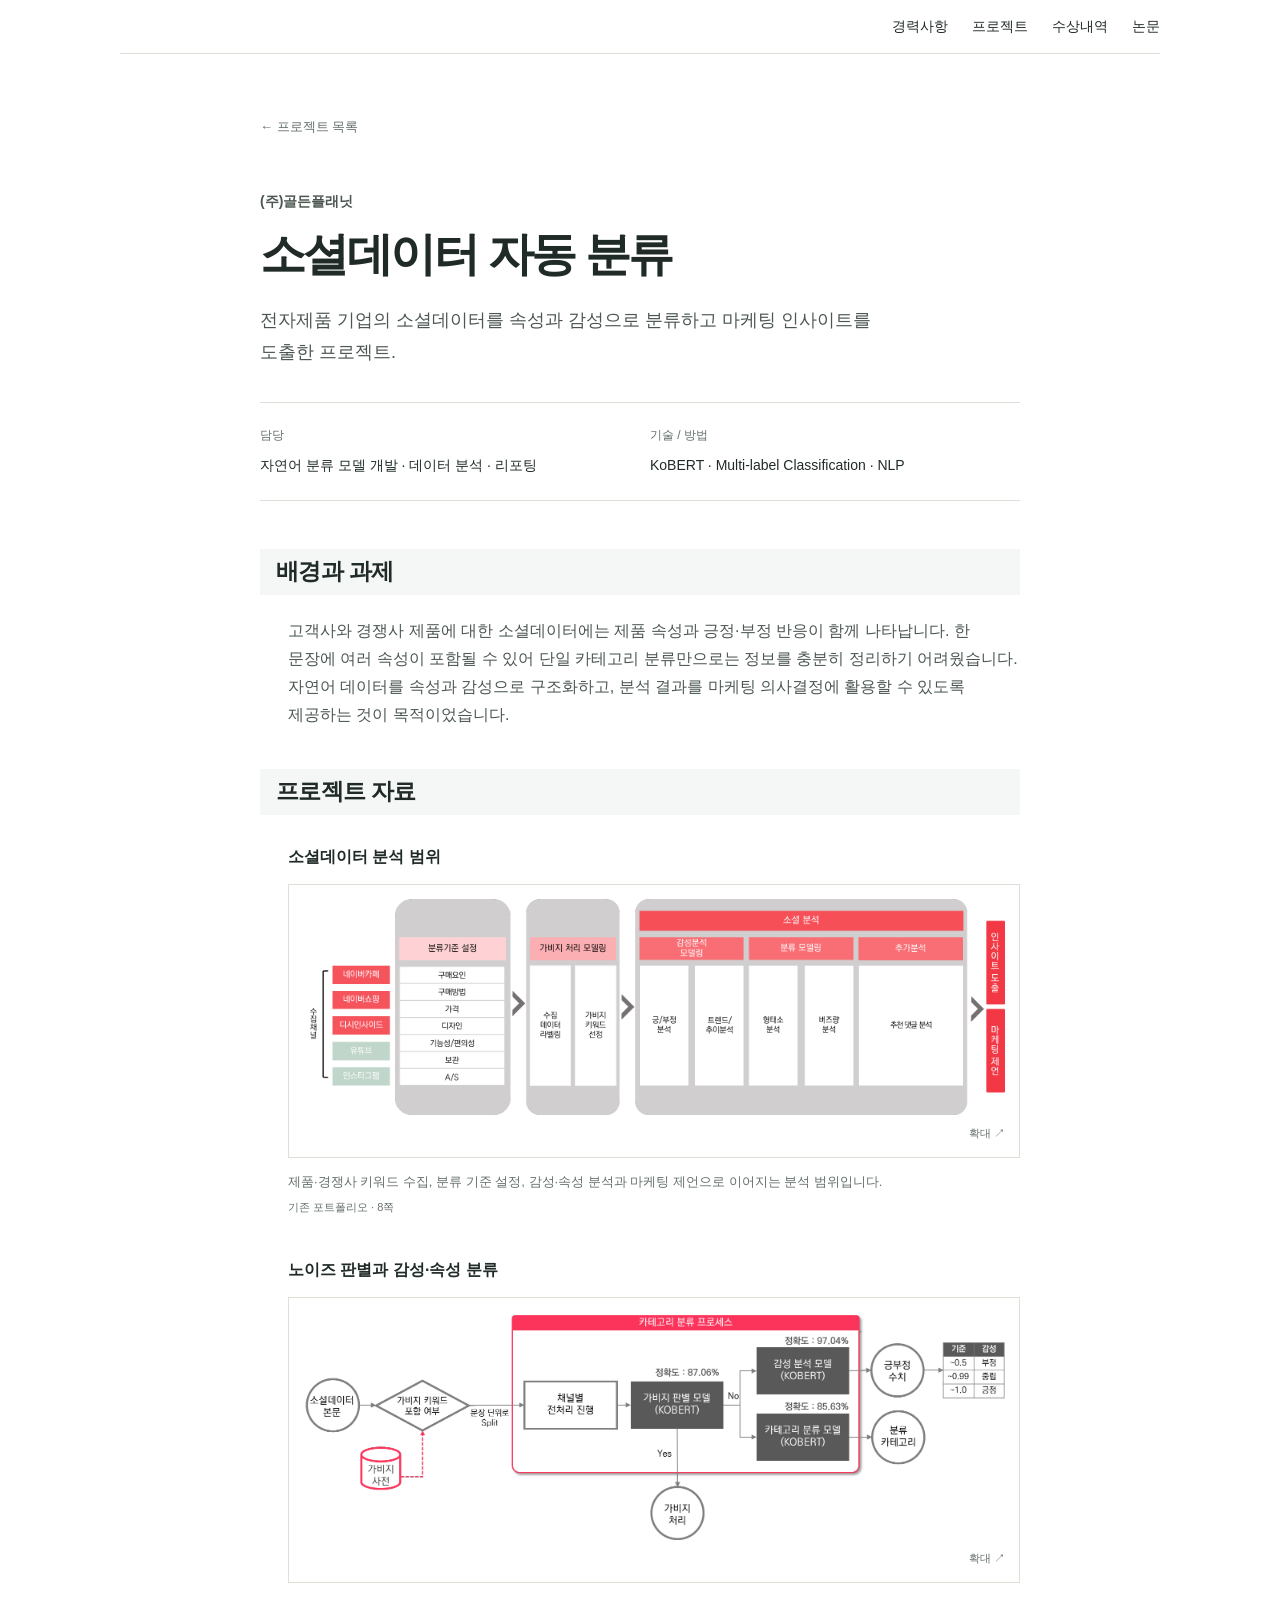
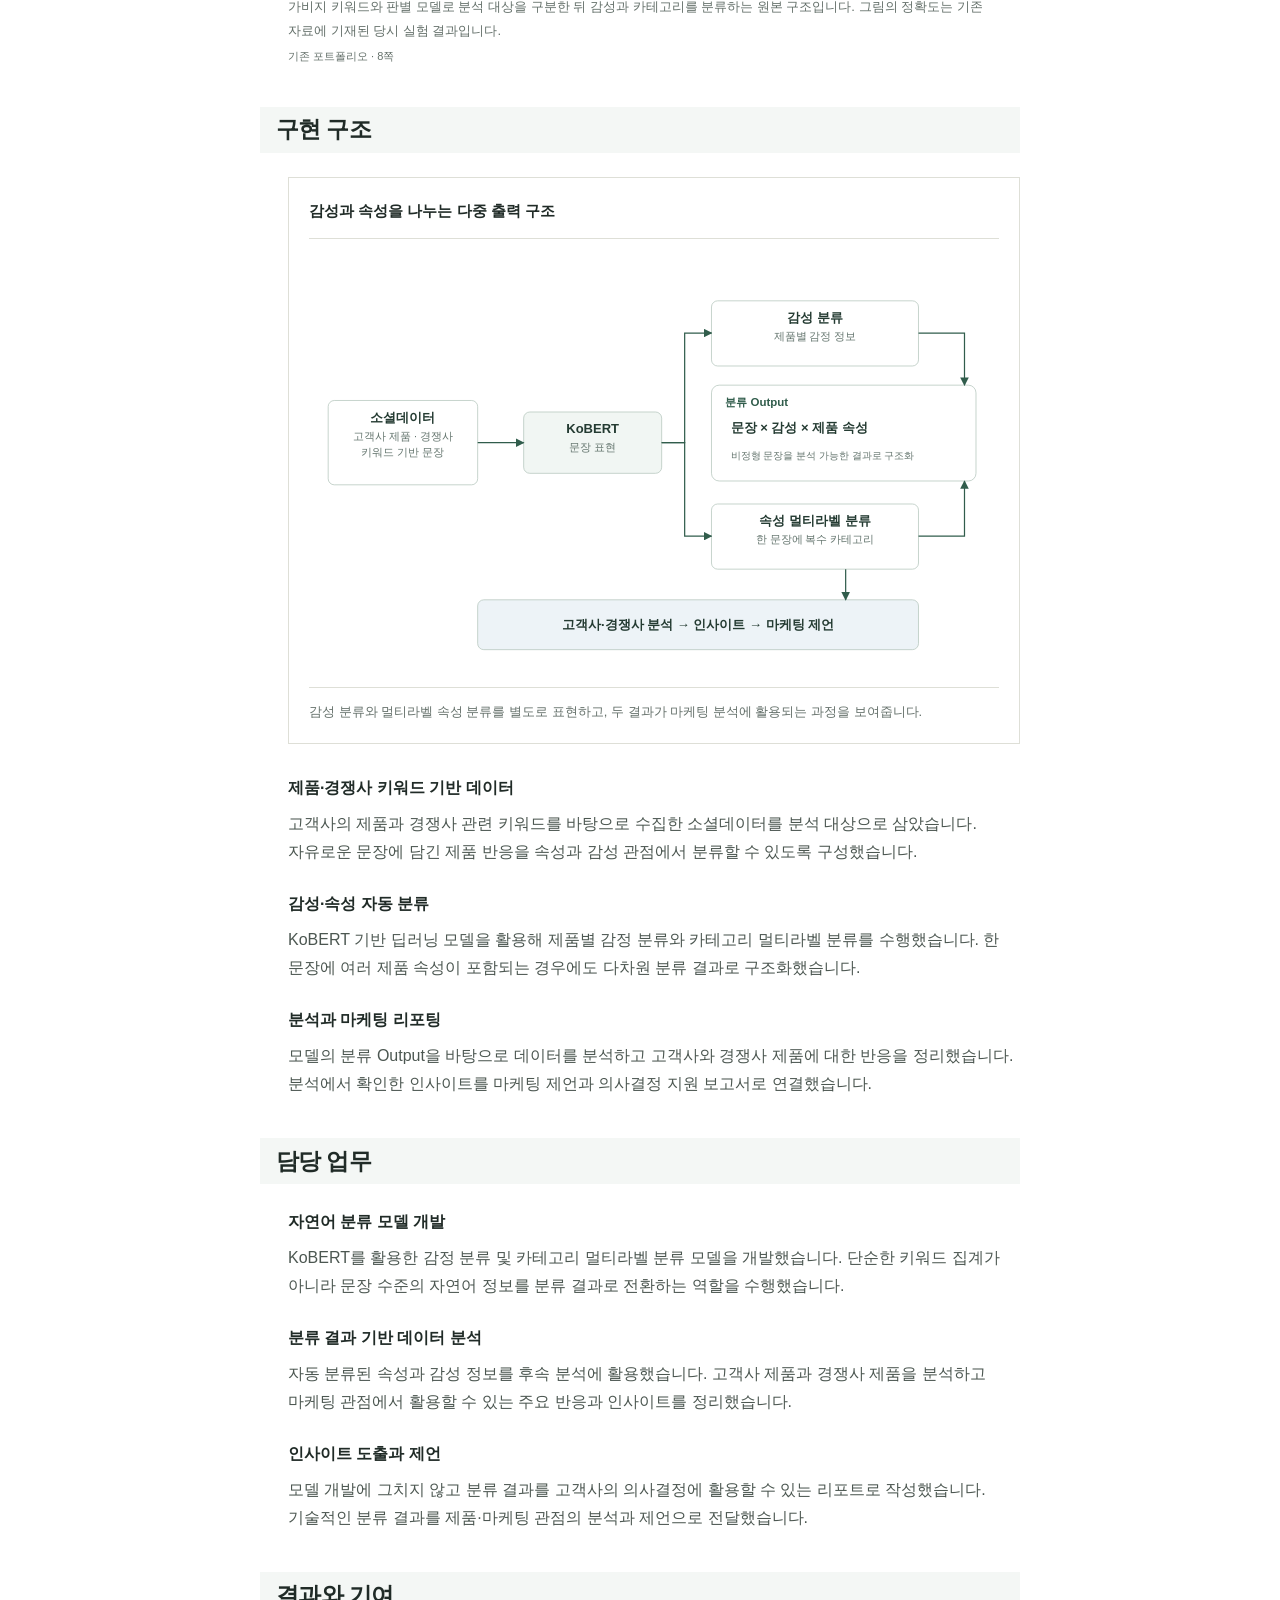
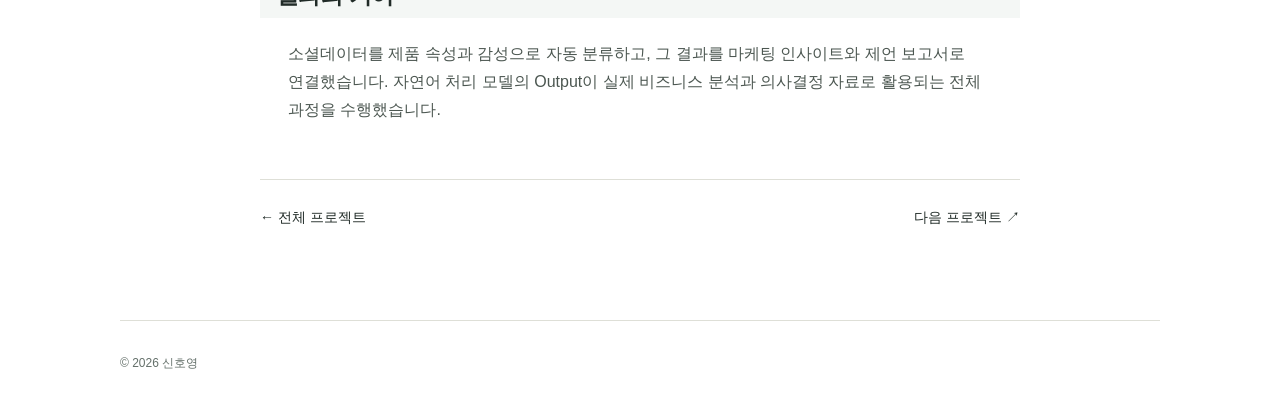
<file: project-vision.html>
<!doctype html><html lang="ko"><head><meta charset="utf-8"><meta name="viewport" content="width=device-width, initial-scale=1"><meta name="description" content="신호영 — 금융 AI 서비스, LLM·RAG·AI Agent 프로젝트"><title>소셜데이터 자동 분류 — 신호영</title><link rel="stylesheet" href="style.css?v=20261018-headings-12"><link rel="icon" href="favicon.svg" type="image/svg+xml"></head><body><a class="skip" href="#main">본문으로</a><div class="wrap"><header class="site-header site-header-main"><nav aria-label="주요 메뉴"><a href="./#experience">경력사항</a><a href="./#projects">프로젝트</a><a href="./#awards">수상내역</a><a href="./#papers">논문</a></nav></header><main class="detail project-detail" id="main"><a class="back" href="./#projects">← 프로젝트 목록</a><p class="eyebrow project-organization">(주)골든플래닛</p><h1>소셜데이터 자동 분류</h1><p class="detail-lead">전자제품 기업의 소셜데이터를 속성과 감성으로 분류하고 마케팅 인사이트를 도출한 프로젝트.</p><dl class="facts project-facts"><div><dt>담당</dt><dd>자연어 분류 모델 개발 · 데이터 분석 · 리포팅</dd></div><div><dt>기술 / 방법</dt><dd>KoBERT · Multi-label Classification · NLP</dd></div></dl><section><h2>배경과 과제</h2><div class="section-content"><p>고객사와 경쟁사 제품에 대한 소셜데이터에는 제품 속성과 긍정·부정 반응이 함께 나타납니다. 한 문장에 여러 속성이 포함될 수 있어 단일 카테고리 분류만으로는 정보를 충분히 정리하기 어려웠습니다. 자연어 데이터를 속성과 감성으로 구조화하고, 분석 결과를 마케팅 의사결정에 활용할 수 있도록 제공하는 것이 목적이었습니다.</p></div></section><section class="source-gallery"><h2>프로젝트 자료</h2><div class="section-content"><figure class="source-figure"><h3>소셜데이터 분석 범위</h3><button class="source-image-open" type="button" aria-label="소셜데이터 분석 범위 확대 보기"><img src="[data-uri]" alt="소셜데이터 분석 범위" width="1834" height="564" loading="lazy" decoding="async"><span aria-hidden="true">확대 ↗</span></button><figcaption>제품·경쟁사 키워드 수집, 분류 기준 설정, 감성·속성 분석과 마케팅 제언으로 이어지는 분석 범위입니다.<small>기존 포트폴리오 · 8쪽</small></figcaption></figure><figure class="source-figure"><h3>노이즈 판별과 감성·속성 분류</h3><button class="source-image-open" type="button" aria-label="노이즈 판별과 감성·속성 분류 확대 보기"><img src="[data-uri]" alt="노이즈 판별과 감성·속성 분류" width="1752" height="569" loading="lazy" decoding="async"><span aria-hidden="true">확대 ↗</span></button><figcaption>가비지 키워드와 판별 모델로 분석 대상을 구분한 뒤 감성과 카테고리를 분류하는 원본 구조입니다. 그림의 정확도는 기존 자료에 기재된 당시 실험 결과입니다.<small>기존 포트폴리오 · 8쪽</small></figcaption></figure></div></section><section><h2>구현 구조</h2><div class="section-content"><figure class="custom-diagram"><div class="custom-diagram-title">감성과 속성을 나누는 다중 출력 구조</div><div class="diagram-scroll" tabindex="0" role="group" aria-label="감성과 속성을 나누는 다중 출력 구조"><svg xmlns="http://www.w3.org/2000/svg" viewBox="0 0 900 550" role="img" aria-label="KoBERT의 감성·속성 분류와 분석 결과" style="font-family:-apple-system,BlinkMacSystemFont,Apple SD Gothic Neo,Malgun Gothic,sans-serif"><title>KoBERT의 감성·속성 분류와 분석 결과</title><defs><marker id="project-vision-0-arrow" viewBox="0 0 10 10" refX="9" refY="5" markerWidth="7" markerHeight="7" orient="auto-start-reverse"><path d="M0 0 L10 5 L0 10 Z" fill="#315d4c"/></marker></defs><rect x="25" y="195" width="195" height="110" rx="8" fill="white" stroke="#b6c7be"/><text x="122.5" y="223" fill="#243b32" font-size="17" font-weight="600" text-anchor="middle">소셜데이터</text><text x="122.5" y="246" fill="#64756e" font-size="14" font-weight="400" text-anchor="middle">고객사 제품 · 경쟁사</text><text x="122.5" y="268" fill="#64756e" font-size="14" font-weight="400" text-anchor="middle">키워드 기반 문장</text><rect x="280" y="210" width="180" height="80" rx="8" fill="#f1f6f3" stroke="#b6c7be"/><text x="370.0" y="238" fill="#243b32" font-size="17" font-weight="600" text-anchor="middle">KoBERT</text><text x="370.0" y="261" fill="#64756e" font-size="14" font-weight="400" text-anchor="middle">문장 표현</text><polyline points="220,250 280,250" fill="none" stroke="#315d4c" stroke-width="1.6"  marker-end="url(#project-vision-0-arrow)"/><rect x="525" y="65" width="270" height="85" rx="8" fill="white" stroke="#b6c7be"/><text x="660.0" y="93" fill="#243b32" font-size="17" font-weight="600" text-anchor="middle">감성 분류</text><text x="660.0" y="116" fill="#64756e" font-size="14" font-weight="400" text-anchor="middle">제품별 감정 정보</text><rect x="525" y="330" width="270" height="85" rx="8" fill="white" stroke="#b6c7be"/><text x="660.0" y="358" fill="#243b32" font-size="17" font-weight="600" text-anchor="middle">속성 멀티라벨 분류</text><text x="660.0" y="381" fill="#64756e" font-size="14" font-weight="400" text-anchor="middle">한 문장에 복수 카테고리</text><polyline points="460,250 490,250 490,107 525,107" fill="none" stroke="#315d4c" stroke-width="1.6"  marker-end="url(#project-vision-0-arrow)"/><polyline points="460,250 490,250 490,372 525,372" fill="none" stroke="#315d4c" stroke-width="1.6"  marker-end="url(#project-vision-0-arrow)"/><rect x="525" y="175" width="345" height="125" rx="10" fill="#fff" stroke="#b6c7be"/><text x="543" y="202" fill="#315d4c" font-size="15" font-weight="600" text-anchor="start">분류 Output</text><text x="550" y="236" fill="#243b32" font-size="17" font-weight="600" text-anchor="start">문장 × 감성 × 제품 속성</text><text x="550" y="271" fill="#64756e" font-size="13" font-weight="400" text-anchor="start">비정형 문장을 분석 가능한 결과로 구조화</text><polyline points="795,107 855,107 855,175" fill="none" stroke="#315d4c" stroke-width="1.6"  marker-end="url(#project-vision-0-arrow)"/><polyline points="795,372 855,372 855,300" fill="none" stroke="#315d4c" stroke-width="1.6"  marker-end="url(#project-vision-0-arrow)"/><rect x="220" y="455" width="575" height="65" rx="8" fill="#edf3f7" stroke="#b6c7be"/><text x="507.5" y="493.5" fill="#243b32" font-size="17" font-weight="600" text-anchor="middle">고객사·경쟁사 분석 → 인사이트 → 마케팅 제언</text><polyline points="700,415 700,455" fill="none" stroke="#315d4c" stroke-width="1.6"  marker-end="url(#project-vision-0-arrow)"/></svg></div><figcaption>감성 분류와 멀티라벨 속성 분류를 별도로 표현하고, 두 결과가 마케팅 분석에 활용되는 과정을 보여줍니다.</figcaption></figure><h3>제품·경쟁사 키워드 기반 데이터</h3><p>고객사의 제품과 경쟁사 관련 키워드를 바탕으로 수집한 소셜데이터를 분석 대상으로 삼았습니다. 자유로운 문장에 담긴 제품 반응을 속성과 감성 관점에서 분류할 수 있도록 구성했습니다.</p><h3>감성·속성 자동 분류</h3><p>KoBERT 기반 딥러닝 모델을 활용해 제품별 감정 분류와 카테고리 멀티라벨 분류를 수행했습니다. 한 문장에 여러 제품 속성이 포함되는 경우에도 다차원 분류 결과로 구조화했습니다.</p><h3>분석과 마케팅 리포팅</h3><p>모델의 분류 Output을 바탕으로 데이터를 분석하고 고객사와 경쟁사 제품에 대한 반응을 정리했습니다. 분석에서 확인한 인사이트를 마케팅 제언과 의사결정 지원 보고서로 연결했습니다.</p></div></section><section><h2>담당 업무</h2><div class="section-content"><h3>자연어 분류 모델 개발</h3><p>KoBERT를 활용한 감정 분류 및 카테고리 멀티라벨 분류 모델을 개발했습니다. 단순한 키워드 집계가 아니라 문장 수준의 자연어 정보를 분류 결과로 전환하는 역할을 수행했습니다.</p><h3>분류 결과 기반 데이터 분석</h3><p>자동 분류된 속성과 감성 정보를 후속 분석에 활용했습니다. 고객사 제품과 경쟁사 제품을 분석하고 마케팅 관점에서 활용할 수 있는 주요 반응과 인사이트를 정리했습니다.</p><h3>인사이트 도출과 제언</h3><p>모델 개발에 그치지 않고 분류 결과를 고객사의 의사결정에 활용할 수 있는 리포트로 작성했습니다. 기술적인 분류 결과를 제품·마케팅 관점의 분석과 제언으로 전달했습니다.</p></div></section><section><h2>결과와 기여</h2><div class="section-content"><p>소셜데이터를 제품 속성과 감성으로 자동 분류하고, 그 결과를 마케팅 인사이트와 제언 보고서로 연결했습니다. 자연어 처리 모델의 Output이 실제 비즈니스 분석과 의사결정 자료로 활용되는 전체 과정을 수행했습니다.</p></div></section><div class="detail-next"><a href="./#projects">← 전체 프로젝트</a><a href="project-ad-review.html">다음 프로젝트 ↗</a></div></main><dialog class="source-lightbox" aria-label="프로젝트 자료 확대"><div class="source-lightbox-bar"><span>프로젝트 자료</span><button type="button" class="source-lightbox-close" aria-label="확대 이미지 닫기">닫기 ×</button></div><div class="source-lightbox-scroll"><img alt=""></div></dialog><script>(()=>{const dialog=document.querySelector('.source-lightbox');const image=dialog.querySelector('img');const label=dialog.querySelector('.source-lightbox-bar span');document.querySelectorAll('.source-image-open').forEach(button=>button.addEventListener('click',()=>{const original=button.querySelector('img');image.src=original.currentSrc||original.src;image.alt=original.alt;label.textContent=original.alt;dialog.showModal();}));dialog.querySelector('.source-lightbox-close').addEventListener('click',()=>dialog.close());dialog.addEventListener('click',event=>{if(event.target===dialog)dialog.close();});})();</script><footer class="site-footer"><div>© 2026 신호영</div></footer></div></body></html>
</file>
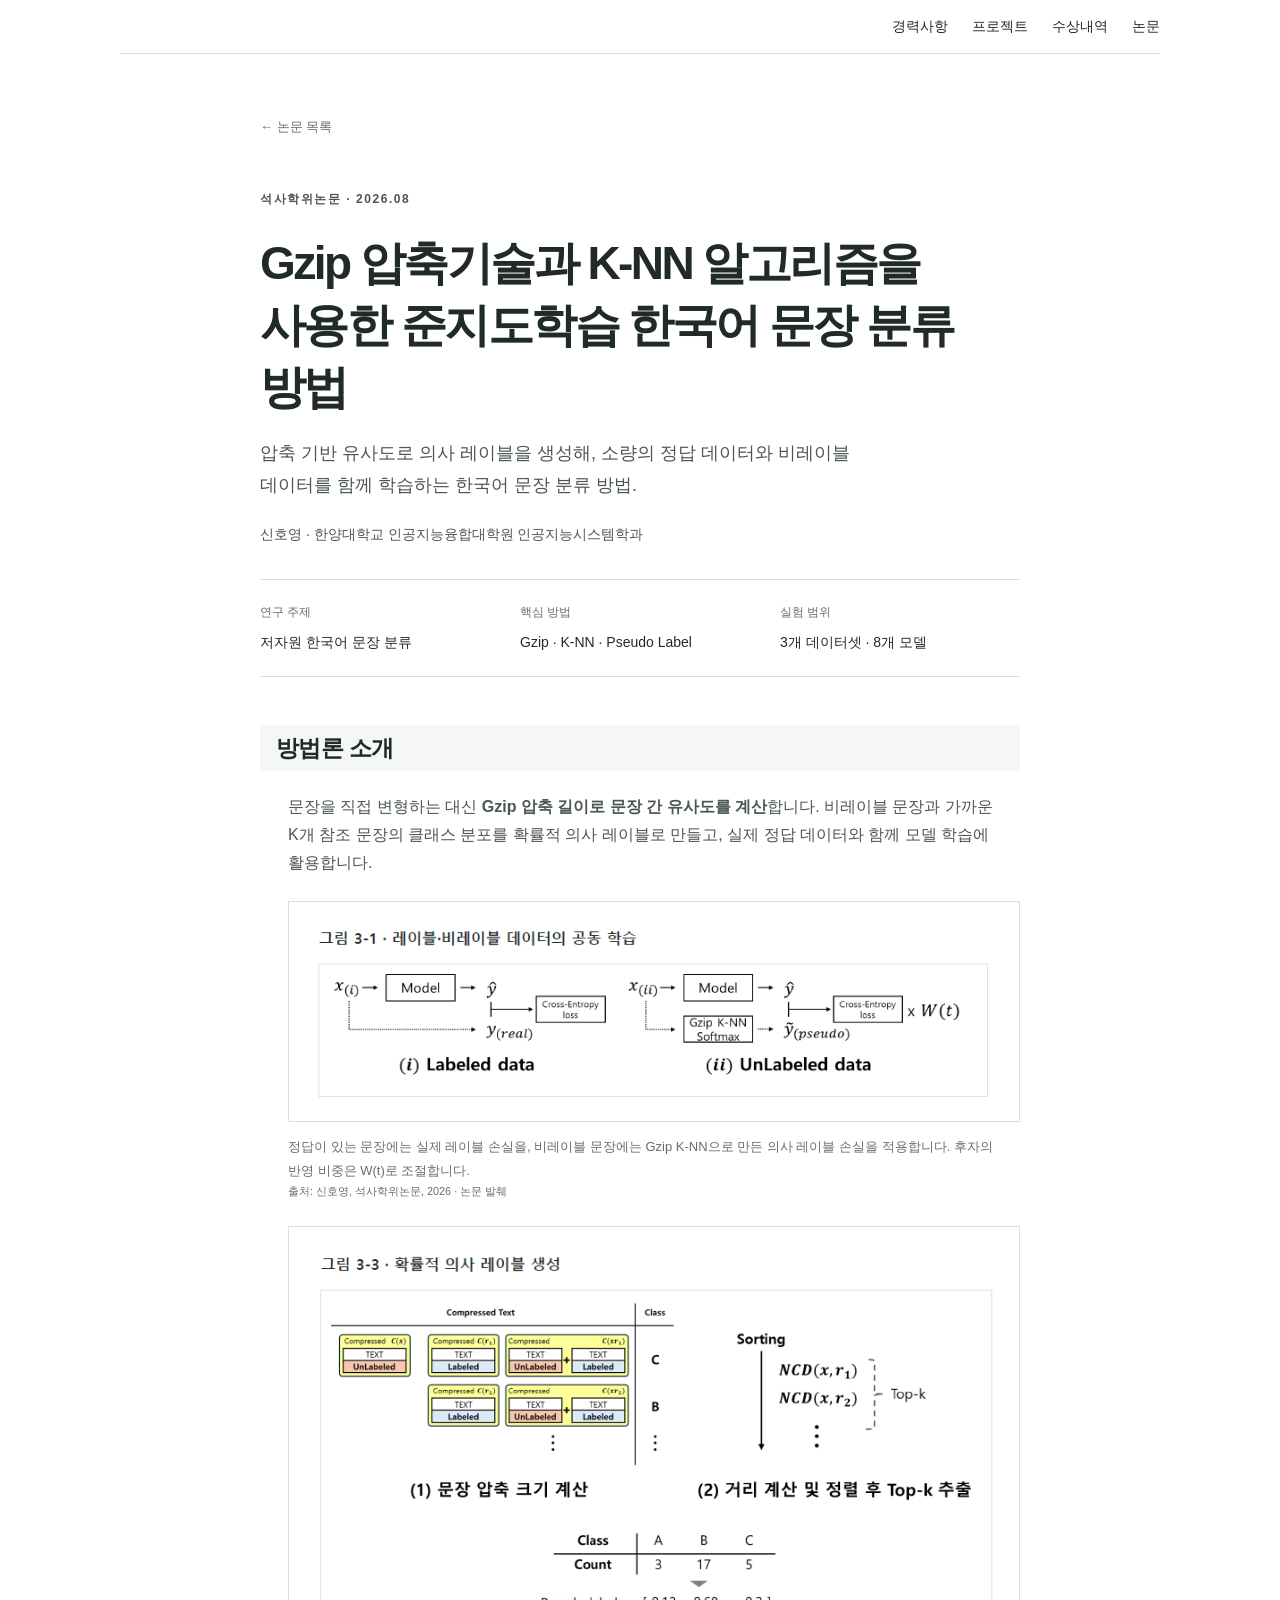
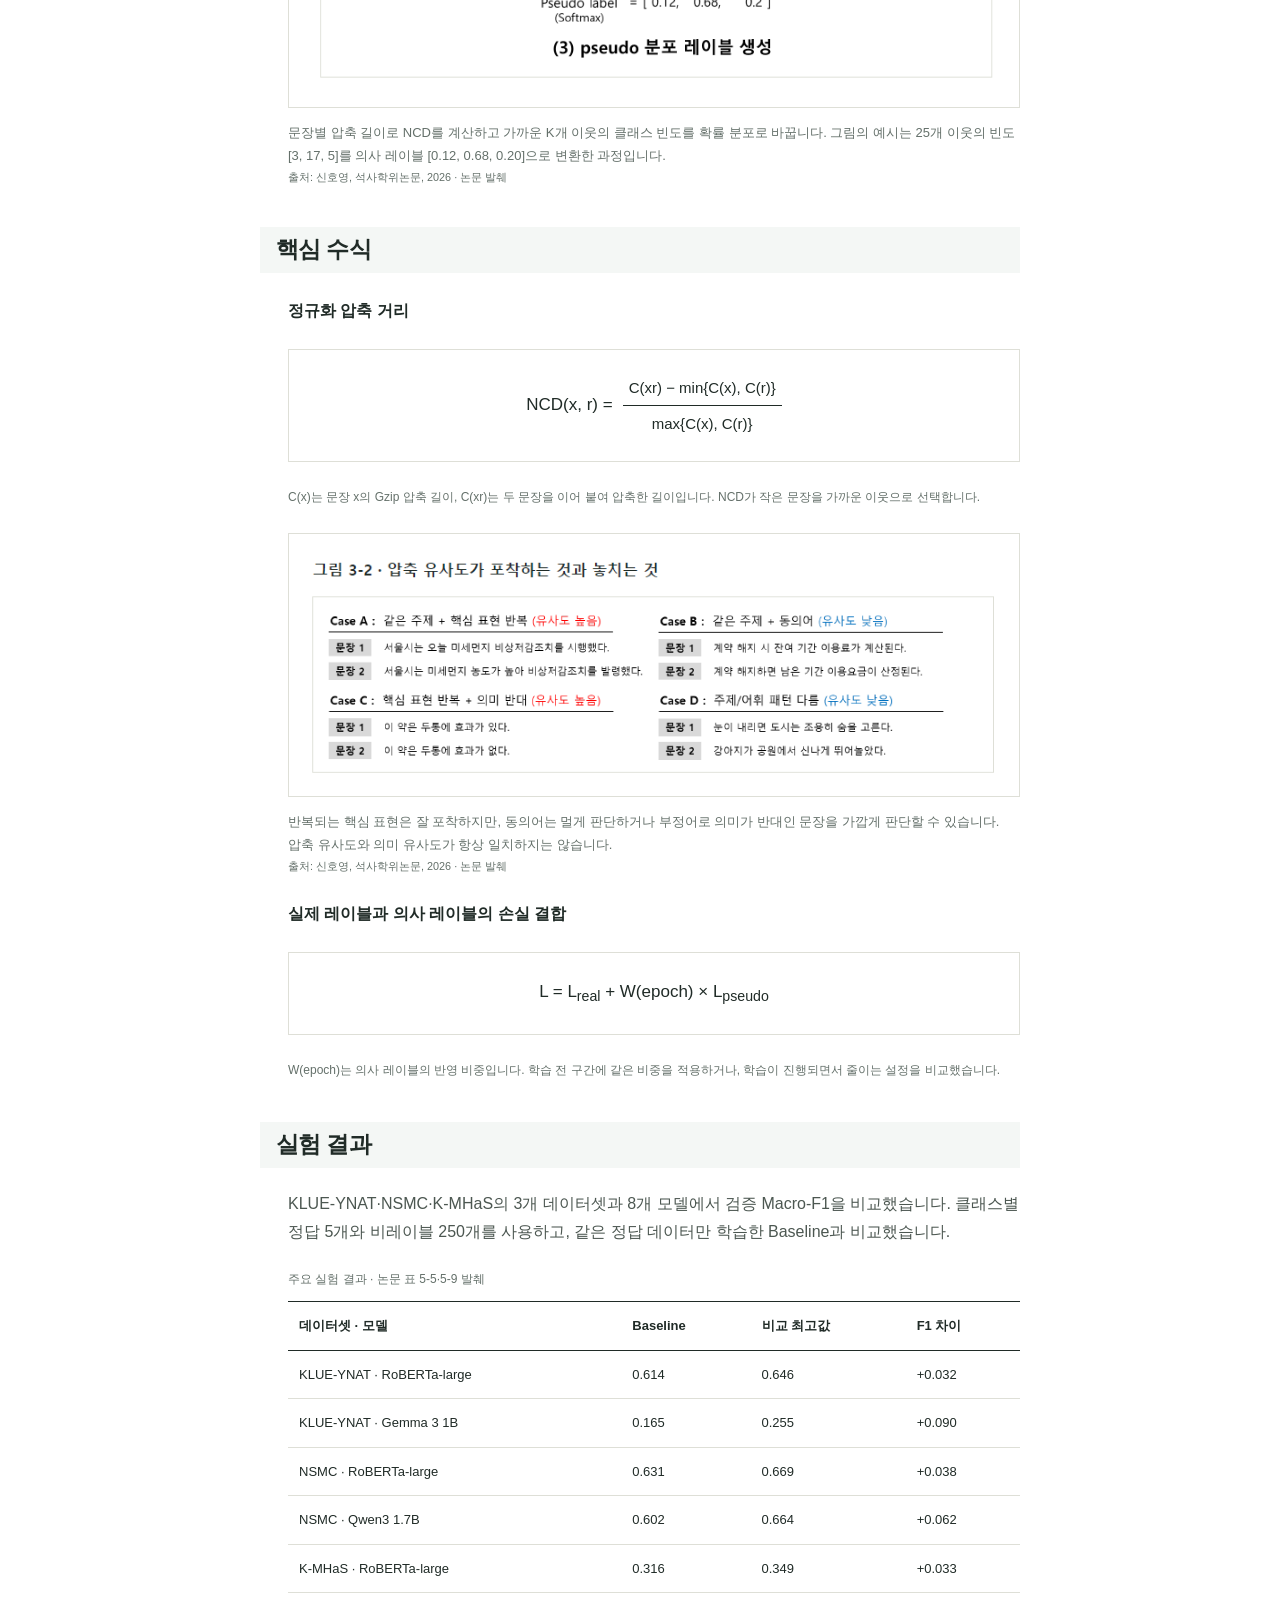
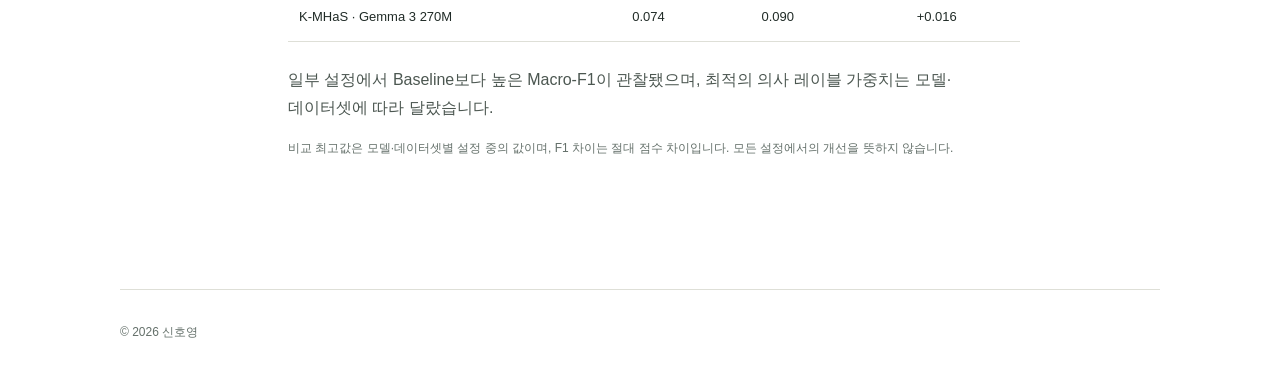
<file: research.html>
<!doctype html><html lang="ko"><head><meta charset="utf-8"><meta name="viewport" content="width=device-width, initial-scale=1"><meta name="description" content="신호영 — 금융 AI 서비스, LLM·RAG·AI Agent 프로젝트"><title>연구 — 신호영</title><link rel="stylesheet" href="style.css?v=20261019-download-14"><link rel="icon" href="favicon.svg" type="image/svg+xml"></head><body><a class="skip" href="#main">본문으로</a><div class="wrap"><header class="site-header site-header-main"><nav aria-label="주요 메뉴"><a href="./#experience">경력사항</a><a href="./#projects">프로젝트</a><a href="./#awards">수상내역</a><a href="./#papers">논문</a></nav></header><main class="detail research research-summary" id="main">
<a class="back" href="./#papers">← 논문 목록</a>
<p class="eyebrow">석사학위논문 · 2026.08</p>
<h1>Gzip 압축기술과 K-NN 알고리즘을 사용한 준지도학습 한국어 문장 분류 방법</h1>
<p class="detail-lead">압축 기반 유사도로 의사 레이블을 생성해, 소량의 정답 데이터와 비레이블 데이터를 함께 학습하는 한국어 문장 분류 방법.</p>
<p class="research-author">신호영 · 한양대학교 인공지능융합대학원 인공지능시스템학과</p>
<dl class="facts research-facts"><div><dt>연구 주제</dt><dd>저자원 한국어 문장 분류</dd></div><div><dt>핵심 방법</dt><dd>Gzip · K-NN · Pseudo Label</dd></div><div><dt>실험 범위</dt><dd>3개 데이터셋 · 8개 모델</dd></div></dl>
<section id="method"><h2>방법론 소개</h2><div class="section-content">
<p>문장을 직접 변형하는 대신 <strong>Gzip 압축 길이로 문장 간 유사도를 계산</strong>합니다. 비레이블 문장과 가까운 K개 참조 문장의 클래스 분포를 확률적 의사 레이블로 만들고, 실제 정답 데이터와 함께 모델 학습에 활용합니다.</p>
<figure class="reference-figure research-excerpt"><a href="assets/research-joint-training.png" target="_blank" rel="noopener noreferrer" aria-label="그림 3-1 · 레이블·비레이블 데이터의 공동 학습 원본 보기"><img src="assets/research-joint-training.png" alt="그림 3-1 · 레이블·비레이블 데이터의 공동 학습" width="782" height="210" loading="lazy" decoding="async"></a><figcaption>정답이 있는 문장에는 실제 레이블 손실을, 비레이블 문장에는 Gzip K-NN으로 만든 의사 레이블 손실을 적용합니다. 후자의 반영 비중은 W(t)로 조절합니다.<small style="display:block">출처: 신호영, 석사학위논문, 2026 · 논문 발췌</small></figcaption></figure><figure class="reference-figure research-excerpt"><a href="assets/research-pseudo-label.png" target="_blank" rel="noopener noreferrer" aria-label="그림 3-3 · 확률적 의사 레이블 생성 원본 보기"><img src="assets/research-pseudo-label.png" alt="그림 3-3 · 확률적 의사 레이블 생성" width="779" height="500" loading="lazy" decoding="async"></a><figcaption>문장별 압축 길이로 NCD를 계산하고 가까운 K개 이웃의 클래스 빈도를 확률 분포로 바꿉니다. 그림의 예시는 25개 이웃의 빈도 [3, 17, 5]를 의사 레이블 [0.12, 0.68, 0.20]으로 변환한 과정입니다.<small style="display:block">출처: 신호영, 석사학위논문, 2026 · 논문 발췌</small></figcaption></figure>
</div></section>
<section id="equations"><h2>핵심 수식</h2><div class="section-content">
<h3>정규화 압축 거리</h3>
<div class="research-equation" role="math" aria-label="NCD는 결합 압축 길이에서 개별 압축 길이의 최솟값을 뺀 뒤 최댓값으로 나눈 값"><span>NCD(x, r) =</span><span class="equation-fraction"><span>C(xr) − min{C(x), C(r)}</span><span>max{C(x), C(r)}</span></span></div>
<p class="research-note">C(x)는 문장 x의 Gzip 압축 길이, C(xr)는 두 문장을 이어 붙여 압축한 길이입니다. NCD가 작은 문장을 가까운 이웃으로 선택합니다.</p><figure class="reference-figure research-excerpt"><a href="assets/research-similarity-cases.png" target="_blank" rel="noopener noreferrer" aria-label="그림 3-2 · 압축 유사도가 포착하는 것과 놓치는 것 원본 보기"><img src="assets/research-similarity-cases.png" alt="그림 3-2 · 압축 유사도가 포착하는 것과 놓치는 것" width="768" height="253" loading="lazy" decoding="async"></a><figcaption>반복되는 핵심 표현은 잘 포착하지만, 동의어는 멀게 판단하거나 부정어로 의미가 반대인 문장을 가깝게 판단할 수 있습니다. 압축 유사도와 의미 유사도가 항상 일치하지는 않습니다.<small style="display:block">출처: 신호영, 석사학위논문, 2026 · 논문 발췌</small></figcaption></figure>
<h3>실제 레이블과 의사 레이블의 손실 결합</h3>
<div class="research-equation" role="math" aria-label="전체 손실은 실제 레이블 손실과 가중 의사 레이블 손실의 합"><span>L = L<sub>real</sub> + W(epoch) × L<sub>pseudo</sub></span></div>
<p class="research-note">W(epoch)는 의사 레이블의 반영 비중입니다. 학습 전 구간에 같은 비중을 적용하거나, 학습이 진행되면서 줄이는 설정을 비교했습니다.</p>
</div></section>
<section id="results"><h2>실험 결과</h2><div class="section-content">
<p>KLUE-YNAT·NSMC·K-MHaS의 3개 데이터셋과 8개 모델에서 검증 Macro-F1을 비교했습니다. 클래스별 정답 5개와 비레이블 250개를 사용하고, 같은 정답 데이터만 학습한 Baseline과 비교했습니다.</p>
<div class="research-table-scroll"><table class="research-table"><caption>주요 실험 결과 · 논문 표 5-5·5-9 발췌</caption><thead><tr><th scope="col">데이터셋 · 모델</th><th scope="col">Baseline</th><th scope="col">비교 최고값</th><th scope="col">F1 차이</th></tr></thead><tbody>
<tr><th scope="row">KLUE-YNAT · RoBERTa-large</th><td>0.614</td><td>0.646</td><td>+0.032</td></tr>
<tr><th scope="row">KLUE-YNAT · Gemma 3 1B</th><td>0.165</td><td>0.255</td><td>+0.090</td></tr>
<tr><th scope="row">NSMC · RoBERTa-large</th><td>0.631</td><td>0.669</td><td>+0.038</td></tr>
<tr><th scope="row">NSMC · Qwen3 1.7B</th><td>0.602</td><td>0.664</td><td>+0.062</td></tr>
<tr><th scope="row">K-MHaS · RoBERTa-large</th><td>0.316</td><td>0.349</td><td>+0.033</td></tr>
<tr><th scope="row">K-MHaS · Gemma 3 270M</th><td>0.074</td><td>0.090</td><td>+0.016</td></tr>
</tbody></table></div>
<p>일부 설정에서 Baseline보다 높은 Macro-F1이 관찰됐으며, 최적의 의사 레이블 가중치는 모델·데이터셋에 따라 달랐습니다.</p>
<p class="research-note">비교 최고값은 모델·데이터셋별 설정 중의 값이며, F1 차이는 절대 점수 차이입니다. 모든 설정에서의 개선을 뜻하지 않습니다.</p>
</div></section>
</main><footer class="site-footer"><div>© 2026 신호영</div></footer></div></body></html>
</file>
<file: style.css>
@charset "UTF-8";
:root{--paper:#ffffff;--ink:#202b27;--muted:#64706a;--line:#dedfd7;--accent:#315d4c;--soft:#ffffff;--white:#fff; color-scheme:light;scroll-behavior:smooth;scroll-padding-top:32px}
*{box-sizing:border-box}body{margin:0;background:var(--paper);color:var(--ink);font-family:-apple-system,BlinkMacSystemFont,"Apple SD Gothic Neo","Malgun Gothic",sans-serif;font-size:16px;line-height:1.75;word-break:keep-all;-webkit-font-smoothing:antialiased}a{color:inherit;text-decoration:none}a:focus-visible,button:focus-visible,summary:focus-visible{outline:2px solid var(--accent);outline-offset:6px}a:hover{color:var(--accent)}::selection{background:#dce8dd}button{font:inherit}.wrap{width:min(1040px,calc(100% - 96px));margin:auto}.skip{position:absolute;top:-100px;left:16px;background:var(--ink);color:var(--white);padding:8px 16px;z-index:5}.skip:focus{top:12px}.site-header{display:flex;align-items:center;justify-content:space-between;gap:24px;min-height:104px;border-bottom:1px solid var(--line)}.wordmark{font-weight:650;letter-spacing:-.04em;font-size:20px}.site-header nav{display:flex;align-items:center;gap:30px;font-size:14px}.site-header .resume-link{border:1px solid var(--line);padding:5px 15px;border-radius:2px}.hero{padding:106px 0 92px;display:grid;grid-template-columns:1fr 265px;gap:70px;align-items:end}.eyebrow{margin:0 0 22px;color:var(--accent);font-size:12px;letter-spacing:.13em;text-transform:uppercase;font-weight:600}.hero h1{font-size:clamp(48px,6.4vw,76px);line-height:1.16;letter-spacing:-.055em;font-weight:500;margin:0 0 30px}.hero h1 span{display:block;color:var(--muted);font-size:.7em;letter-spacing:-.045em;margin-top:9px}.hero .intro{font-size:18px;line-height:1.9;color:#4c5751;margin:0;max-width:590px}.hero-aside{border-top:1px solid var(--ink);padding-top:19px;padding-bottom:4px}.hero-aside p{font-size:13px;color:var(--muted);margin:0 0 14px}.hero-aside ul{list-style:none;padding:0;margin:0;font-size:15px}.hero-aside li+li{margin-top:7px}.arrow{display:inline-block;margin-left:8px;transition:transform .2s}a:hover .arrow{transform:translate(3px,-2px)}.text-link{display:inline-flex;align-items:center;gap:4px;font-size:14px;border-bottom:1px solid var(--ink);padding-bottom:3px;margin-top:28px}.section{border-top:1px solid var(--line);padding:58px 0 64px}.section-head{display:flex;justify-content:space-between;gap:24px;align-items:baseline;margin-bottom:32px}.section h2{font-weight:600;font-size:25px;letter-spacing:-.04em;margin:0}.section-head>span{font-size:12px;letter-spacing:.06em;color:var(--muted)}.about{display:grid;grid-template-columns:230px 1fr;gap:45px}.about-copy p{margin:0;color:#4c5751;max-width:690px}.about-copy p+p{margin-top:15px}.project{display:grid;grid-template-columns:260px 1fr;gap:44px;align-items:center;padding:32px 0;border-top:1px solid var(--line)}.project:first-of-type{padding-top:0;border-top:0}.project:last-child{padding-bottom:0}.project-art{aspect-ratio:1.5;background:var(--soft);padding:28px;display:flex;flex-direction:column;justify-content:center;overflow:hidden;border:1px solid #e5e7eb}.art-doc{background:#ffffff}.art-agent{background:#ffffff}.art-vision{background:#ffffff}.art-small{font-size:10px;letter-spacing:.12em;color:#617165;margin:0 0 15px}.document{background:#ffffff;width:78%;padding:15px 17px;border:1px solid #d3d8cf;border-radius:2px;transform:rotate(-4deg)}.document strong{font-size:11px;font-weight:600}.doc-line{height:3px;background:#dce1d7;margin-top:10px}.doc-line.short{width:65%}.answer{align-self:flex-end;background:var(--accent);color:#fff;padding:8px 12px;font-size:11px;margin-top:-9px;z-index:1;border-radius:2px}.agent-flow{display:flex;align-items:center;gap:8px;font-size:11px}.agent-node{background:#ffffff;border:1px solid #bfcdbf;padding:10px 8px;text-align:center;flex:1}.agent-node.dark{background:var(--accent);color:white;border-color:var(--accent)}.agent-line{width:13px;height:1px;background:#77927a;flex-shrink:0}.art-caption{font-size:11px;color:#617165;margin:18px 0 0}.art-vision{padding:20px}.vision-grid{display:grid;grid-template-columns:repeat(5,1fr);gap:5px;max-width:120px;margin:auto;width:100%}.vision-grid span{aspect-ratio:1;background:#c9bca7}.vision-grid span:nth-child(3n){background:#a8b29e}.vision-grid span:nth-child(7),.vision-grid span:nth-child(8),.vision-grid span:nth-child(12),.vision-grid span:nth-child(13){background:#5c7867}.project-meta{color:var(--muted);font-size:12px;letter-spacing:.02em;margin:0 0 10px}.project h3{margin:0 0 12px;font-size:24px;font-weight:600;letter-spacing:-.04em}.project p.summary{margin:0;color:#57615b;font-size:15px;max-width:575px}.stack{font-size:12px;color:var(--muted);margin:17px 0 0;display:flex;flex-wrap:wrap;gap:7px 16px}.project .text-link{margin-top:18px}.rows{display:grid;grid-template-columns:230px 1fr;gap:45px}.timeline-item{display:grid;grid-template-columns:125px 1fr;gap:22px;padding:23px 0;border-bottom:1px solid var(--line)}.timeline-item:first-child{padding-top:0}.timeline-item:last-child{border-bottom:0;padding-bottom:0}.date{font-size:13px;color:var(--muted);font-variant-numeric:tabular-nums}.timeline-item h3{font-size:17px;margin:0 0 5px;font-weight:600;letter-spacing:-.02em}.timeline-item p{font-size:14px;color:var(--muted);margin:0}.skills{display:grid;grid-template-columns:repeat(3,1fr);gap:28px}.skills h3{font-size:13px;color:var(--muted);font-weight:400;margin:0 0 10px}.skills p{font-size:15px;margin:0}.site-footer{border-top:1px solid var(--line);padding:32px 0 36px;display:flex;justify-content:space-between;align-items:center;gap:24px;color:var(--muted);font-size:12px}.footer-links{display:flex;gap:24px}.sample-note{font-size:11px;color:#727a73;margin-left:12px}.detail{max-width:760px;margin:0 auto;padding:58px 0 90px}.back{font-size:13px;color:var(--muted);display:inline-block;margin-bottom:50px}.detail h1{font-size:clamp(32px,5vw,46px);font-weight:600;line-height:1.35;letter-spacing:-.055em;margin:0 0 20px}.detail-lead{font-size:18px;color:var(--muted);margin:0 0 34px;max-width:650px}.facts{display:grid;grid-template-columns:repeat(3,1fr);gap:20px;border-top:1px solid var(--line);border-bottom:1px solid var(--line);padding:22px 0;margin:32px 0 48px}.facts dt{font-size:12px;color:var(--muted);margin-bottom:7px}.facts dd{font-size:14px;margin:0}.detail section{margin:40px 0}.detail h2{font-size:22px;letter-spacing:-.03em;font-weight:600;margin:0 0 16px}.detail h3{font-size:16px;margin:24px 0 8px}.detail p,.detail li{color:#4c5751}.detail section p{margin:0 0 15px}.detail ul{padding-left:20px}.architecture{display:flex;align-items:stretch;gap:12px;background:var(--soft);padding:28px 22px;margin:24px 0}.architecture div{flex:1;background:var(--paper);padding:17px 9px;text-align:center;border:1px solid var(--line);font-size:13px}.architecture div strong{display:block;font-weight:600;margin-bottom:5px}.architecture div span{font-size:11px;color:var(--muted)}.architecture b{font-weight:400;align-self:center;color:var(--muted)}.detail-next{display:flex;justify-content:space-between;border-top:1px solid var(--line);padding-top:25px;margin-top:55px;font-size:14px}.resume-title{display:flex;justify-content:space-between;align-items:start}.print-button{border:1px solid var(--line);background:transparent;color:var(--ink);padding:7px 15px;border-radius:2px;font-size:13px}.print-button:hover{background:var(--soft)}.resume-summary{margin-top:12px}.resume .timeline-item{grid-template-columns:130px 1fr}.resume .sample-note{margin-left:0}.resume .skills{margin-top:15px}
@media(min-width:1400px){.hero{padding-top:118px;padding-bottom:108px}}
@media(max-width:800px){.wrap{width:calc(100% - 48px)}.site-header{min-height:85px}.site-header nav{gap:20px}.hero{padding:70px 0;grid-template-columns:1fr;gap:40px}.hero-aside{max-width:100%;border-top:0;border-left:2px solid var(--line);padding:0 0 0 20px}.hero-aside ul{display:flex;flex-wrap:wrap;gap:7px 22px}.hero-aside li+li{margin-top:0}.hero-aside p{margin-bottom:6px}.about,.rows{grid-template-columns:1fr;gap:25px}.project{grid-template-columns:210px 1fr;gap:28px}.project-art{padding:20px}.project h3{font-size:21px}.section{padding:43px 0}.detail{padding-top:35px}.back{margin-bottom:36px}}
@media(max-width:560px){.wrap{width:calc(100% - 40px)}.site-header{min-height:76px;gap:12px}.wordmark{font-size:18px}.site-header nav{gap:16px;font-size:12px}.site-header .resume-link{padding:3px 8px}.site-header nav .nav-about{display:none}.hero{padding:57px 0 52px;gap:32px}.hero h1{font-size:51px;margin-bottom:24px}.hero .intro{font-size:16px}.eyebrow{font-size:10px;margin-bottom:20px}.hero-aside ul{font-size:13px;gap:6px 16px}.section-head{margin-bottom:25px}.section h2{font-size:23px}.about-copy p{font-size:15px}.project{grid-template-columns:1fr;gap:23px;padding:30px 0}.project-art{aspect-ratio:1.85;padding:28px 37px}.document{width:65%;max-width:220px}.agent-flow{max-width:300px;width:100%;margin:auto}.art-caption{margin-top:14px}.project h3{font-size:23px}.project .text-link{margin-top:14px}.timeline-item{grid-template-columns:1fr;gap:5px;padding:21px 0}.skills{grid-template-columns:1fr;gap:24px}.skills h3{margin-bottom:5px}.site-footer{align-items:start;gap:16px;flex-direction:column;padding:25px 0}.footer-links{gap:22px}.facts{gap:15px;grid-template-columns:1fr 1fr}.facts>div:last-child{grid-column:1 / -1}.architecture{flex-direction:column;padding:20px;gap:8px}.architecture b{transform:rotate(90deg)}.architecture div{padding:12px}.detail h1{font-size:33px}.detail-lead{font-size:16px}.resume .timeline-item{grid-template-columns:1fr}.resume-title{gap:16px}.print-button{white-space:nowrap}}
@media(prefers-reduced-motion:reduce){:root{scroll-behavior:auto}*{transition:none!important}}
@media print{body{background:white;font-size:11pt}.wrap{width:100%}.site-header,.site-footer,.back,.print-button,.detail-next,.skip{display:none}.detail{max-width:none;padding:0}.detail h1{font-size:30pt}.detail section{break-inside:avoid;margin:25px 0}.detail h2{font-size:16pt}.facts{margin:20px 0}.detail a{text-decoration:none}.sample-note{color:#555}}

.site-header-main{justify-content:flex-end}.site-header-main nav{gap:24px}.hero h1{margin-bottom:0}
@media(max-width:560px){.site-header-main nav{gap:12px}.site-header-main{min-height:76px}.hero h1{margin-bottom:0}}
.other-projects{margin-top:48px;padding-top:30px;border-top:1px solid var(--line)}.other-projects>h3{font-size:17px;font-weight:600;letter-spacing:-.02em;margin:0 0 22px}.compact-projects{display:grid;grid-template-columns:1fr 1fr;gap:0 34px}.compact-project{display:flex;align-items:center;justify-content:space-between;gap:16px;padding:20px 0;border-bottom:1px solid var(--line)}.compact-project strong{font-size:15px;font-weight:500;display:block}.compact-description{display:block;margin-top:5px;color:var(--muted);font-size:12px}.compact-project>span:last-child{color:var(--accent)}.position{margin-bottom:9px!important}.award-result{color:var(--accent)!important;font-weight:500}.project-facts{grid-template-columns:1fr 1.5fr 1.5fr}.resume .timeline-item ul{font-size:14px;margin:12px 0 0}.resume .timeline-item li+li{margin-top:7px}.resume-summary{margin-bottom:36px}.resume .skills{grid-template-columns:1fr 1fr 1fr}
@media(max-width:640px){.compact-projects{grid-template-columns:1fr}.project-facts{grid-template-columns:1fr}.project-facts>div:last-child{grid-column:auto}.compact-project{padding:17px 0}.other-projects{margin-top:34px}.resume .skills{grid-template-columns:1fr}.site-header-main nav{gap:12px;font-size:12px}.site-header-main .resume-link{padding:3px 8px}.site-header-main .nav-about{display:none}}
@media print{.resume .timeline-item{break-inside:avoid}.resume section{break-inside:auto}.resume h2{break-after:avoid}.resume .skills{grid-template-columns:repeat(3,1fr)}.resume li{font-size:10pt}}
.career-heading{display:flex;align-items:baseline;flex-wrap:wrap;gap:6px 24px;margin-bottom:15px}.career-heading h3{margin:0}.career-heading .position{margin:0!important}.career-summary{margin-bottom:16px!important}.career-summary strong,.career-points strong{color:var(--ink);font-weight:600}.career-points{margin:0;padding-left:18px;color:var(--muted);font-size:14px}.career-points li+li{margin-top:12px}.career-item{padding-top:30px;padding-bottom:30px}.hero h1{font-size:clamp(34px,4.1vw,54px)}
@media(max-width:560px){.hero h1{font-size:34px}.career-heading{gap:6px 18px}.career-points{padding-left:17px}.career-item{padding:25px 0}}
html,body{background:#fff}.hero h1 .name-label{display:flex;flex-wrap:wrap;align-items:baseline;gap:0 20px;color:var(--ink);font-size:inherit;letter-spacing:inherit;margin:0}.hero h1 .name-ko,.hero h1 .name-en,.hero h1 .name-separator{display:inline;color:inherit;font-size:inherit;letter-spacing:inherit;margin:0}.hero h1 .name-separator{font-size:.7em;font-weight:400;color:var(--muted)}.hero h1 .role-label{margin-top:16px}.hero-aside li{font-size:14px}.career-section .section-head{margin-bottom:12px}.career-total{margin:0;font-size:14px;color:var(--muted)}.career-total strong{color:var(--ink);font-size:18px;font-weight:600;margin-left:9px}.career-list>.career-item{grid-template-columns:230px minmax(0,1fr);gap:45px;padding:34px 0}.career-period{padding-top:1px}.career-period .date{white-space:nowrap}.tenure{margin-left:6px;color:var(--ink)}.career-heading{margin-bottom:17px}.career-heading h3{font-weight:650}.career-summary{font-size:15px!important;line-height:1.9!important;color:#414d46!important;margin-bottom:25px!important}.career-points{list-style:none;margin:0;padding:0;font-size:14px;line-height:1.85}.career-points li{display:grid;grid-template-columns:145px minmax(0,1fr);gap:20px}.career-points li+li{margin-top:19px}.career-point-title{font-weight:600;color:var(--ink)}.career-points li>span strong{font-weight:500;color:#414d46}.project{grid-template-columns:260px minmax(0,1fr);align-items:start;gap:44px;padding:38px 0}.project h3{font-size:23px;margin-bottom:12px}.project .stack{margin:0 0 18px;color:var(--accent);font-size:12px;font-weight:500;gap:6px 16px}.project p.summary{max-width:none;line-height:1.9;color:#4c5751}.project-art{margin-top:3px}.compact-project{align-items:start;gap:20px;padding:26px 0}.compact-title{font-size:17px!important;line-height:1.6;font-weight:600!important}.compact-project .stack{margin:11px 0 13px;color:var(--accent);font-size:11px;font-weight:500;gap:5px 12px}.compact-description{font-size:14px;line-height:1.85;margin:0;color:#5b655f}.compact-arrow{padding-top:3px}.compact-body{min-width:0}
@media(max-width:800px){.career-list>.career-item{grid-template-columns:1fr;gap:13px}.career-points li{grid-template-columns:140px minmax(0,1fr);gap:18px}.project{grid-template-columns:210px minmax(0,1fr);gap:28px}.project h3{font-size:21px}}
@media(max-width:560px){.hero h1 .name-label{gap:0 14px}.hero h1{font-size:32px}.hero-aside li{font-size:13px}.career-total{font-size:12px}.career-total strong{font-size:16px;margin-left:5px}.career-list>.career-item{gap:12px;padding:28px 0}.career-heading{gap:5px 18px;margin-bottom:16px}.career-summary{font-size:14px!important;margin-bottom:22px!important}.career-points li{grid-template-columns:1fr;gap:7px}.career-points li>span{padding-left:13px;border-left:1px solid var(--line)}.career-points li+li{margin-top:22px}.career-period .date{font-size:12px}.tenure{margin-left:3px}.project{grid-template-columns:1fr;gap:23px;padding:30px 0}.project h3{font-size:21px;line-height:1.6}.project .stack{margin-bottom:15px}.compact-title{font-size:16px!important}.compact-project .stack{font-size:12px}.compact-project{padding:23px 0}}
.hero h1 .name-ko{letter-spacing:.14em}.hero h1 .name-en{font-size:.74em;letter-spacing:-.025em}.hero-aside{border:0;padding:0}.hero-aside>p{margin:0 0 13px}.hero-aside>ul{border-top:1px solid var(--ink);padding-top:16px}.career-period .tenure{display:block;margin:5px 0 0}.career-list>.career-item{grid-template-columns:185px minmax(0,1fr);gap:26px}.career-heading h3{font-size:21px;font-weight:650}.career-heading .position{font-size:16px}.project h3 a{display:flex;flex-wrap:wrap;align-items:baseline;column-gap:16px;row-gap:4px}.project-company{font-size:15px;font-weight:400;color:var(--muted)}.project-title-separator{font-size:12px;font-weight:400;color:var(--muted)}.project-title-text{font-size:inherit;font-weight:600}.art-flow{padding:20px}.art-flow .art-small{margin-bottom:10px;letter-spacing:.06em}.mini-flow{display:grid;gap:6px}.mini-flow>div{display:flex;justify-content:space-between;align-items:baseline;gap:8px;background:#ffffff;border:1px solid #d3d8cf;padding:3px 8px}.mini-flow strong{font-size:11px;font-weight:500;color:var(--ink)}.mini-flow span{font-size:10px;color:var(--muted)}
@media(max-width:800px){.hero-aside{border:0;padding:0}.career-list>.career-item{grid-template-columns:1fr;gap:14px}.project h3 a{column-gap:14px}}
@media(max-width:560px){.career-list>.career-item{gap:13px}.career-heading h3{font-size:20px}.career-heading .position{font-size:15px}.career-heading{gap:5px 14px}.project h3 a{column-gap:13px}.project-company{font-size:14px}.art-flow{padding:25px 30px}.mini-flow{gap:8px}.mini-flow>div{padding:5px 10px}.mini-flow strong{font-size:12px}.mini-flow span{font-size:11px}}

html,body,.wrap,main,.site-header,.hero,.section,.site-footer,.project-art,.document,.mini-flow>div,.architecture,.architecture>div{background-color:#ffffff}

/* Compact masthead and linked project previews. */
.site-header-main{min-height:84px}.hero{padding:62px 0 58px;align-items:center}.section h2,.detail h2{font-weight:750}.project-thumbnail{display:block;min-width:0}.project-thumbnail .project-art{transition:border-color .2s}.project-thumbnail:hover .project-art{border-color:var(--accent)}.project-title-link{display:inline-flex;align-items:baseline;gap:9px;max-width:100%}.project-title-text{text-decoration:underline;text-decoration-thickness:1px;text-underline-offset:5px}.project-title-link .arrow{font-size:18px;font-weight:400;flex-shrink:0;margin-left:0}.project .stack{font-weight:400}.project p.summary{font-weight:400}.project h3 a{row-gap:6px}
@media(min-width:1400px){.hero{padding:70px 0 64px}}
@media(max-width:800px){.hero{padding:46px 0;gap:28px}.site-header-main{min-height:72px}}
@media(max-width:560px){.hero{padding:36px 0 38px;gap:26px}.site-header-main{min-height:64px}.project-title-link{gap:7px}.project-title-link .arrow{font-size:16px}}

/* Navigation height and career hierarchy. */
.site-header-main{min-height:54px}.career-heading{width:100%;border-bottom:1px solid #000;padding-bottom:10px;margin-bottom:20px}.career-summary,.career-points{margin-left:28px!important}
@media(max-width:800px){.site-header-main{min-height:50px}}
@media(max-width:560px){.site-header-main{min-height:48px}.career-heading{padding-bottom:9px;margin-bottom:18px}.career-summary,.career-points{margin-left:16px!important}}

/* Project detail hierarchy. */
.project-detail .project-organization{font-size:14px;letter-spacing:0;text-transform:none;margin-bottom:10px}.project-detail .project-facts{grid-template-columns:1fr 1fr}.project-detail .section-content{margin-left:28px}.project-detail .section-content>:last-child{margin-bottom:0}
@media(max-width:560px){.project-detail .section-content{margin-left:16px}.project-detail .project-facts{grid-template-columns:1fr}.project-detail .project-facts>div:last-child{grid-column:auto}}

/* Public service imagery and explanatory diagrams. */
.reference-figure{margin:24px 0 0}.reference-figure>a{display:block;border:1px solid var(--line);padding:16px;text-align:center}.reference-figure img{display:block;width:auto;max-width:100%;height:auto;max-height:540px;object-fit:contain;margin:0 auto}.reference-figure figcaption,.service-diagram figcaption{font-size:13px;line-height:1.8;color:var(--muted);margin-top:13px}.image-source{display:block;width:fit-content;font-size:12px;margin-top:6px;text-decoration:underline;text-underline-offset:3px}.service-diagram{margin:24px 0 32px;border:1px solid var(--line);padding:24px}.diagram-heading{display:flex;justify-content:space-between;align-items:baseline;gap:12px;padding-bottom:18px;border-bottom:1px solid var(--line);font-size:15px;font-weight:600}.diagram-heading small{color:var(--muted);font-size:11px;font-weight:400;white-space:nowrap}.diagram-stages{display:grid;grid-template-columns:repeat(3,minmax(0,1fr));gap:22px;list-style:none;padding:0;margin:24px 0 20px}.diagram-stage{position:relative;min-width:0}.diagram-stage:not(:last-child)::after{content:'→';position:absolute;right:-18px;top:76px;color:var(--muted);font-size:16px}.project-detail .diagram-stage h3{font-size:13px;margin:0 0 12px;line-height:1.7;font-weight:600}.stage-number{display:block;color:var(--accent);font-size:11px;letter-spacing:.06em;margin-bottom:4px}.stage-nodes{display:grid;gap:10px}.diagram-node{border:1px solid #d7ded9;border-top:2px solid var(--accent);padding:13px 11px;min-height:94px}.diagram-node strong{display:block;font-size:12px;font-weight:600;color:var(--ink);line-height:1.6}.diagram-node span{display:block;margin-top:6px;font-size:11px;color:var(--muted);line-height:1.7}.service-diagram figcaption{border-top:1px solid var(--line);padding-top:14px}
@media(max-width:640px){.service-diagram{padding:18px}.diagram-heading{display:block;font-size:14px}.diagram-heading small{display:block;margin-top:5px}.diagram-stages{grid-template-columns:1fr;gap:28px;margin-top:18px}.diagram-stage:not(:last-child)::after{content:'↓';left:50%;right:auto;top:auto;bottom:-24px}.stage-number{display:inline;margin-right:9px}.stage-nodes{grid-template-columns:1fr 1fr;gap:8px}.diagram-node{padding:12px 9px;min-height:104px}.diagram-node strong{font-size:12px}.diagram-node span{font-size:11px}.reference-figure>a{padding:8px}.reference-figure img{max-height:520px}.reference-figure figcaption,.service-diagram figcaption{font-size:12px}}
@media(max-width:360px){.stage-nodes{grid-template-columns:1fr}.diagram-node{min-height:0}}

/* Project-specific thumbnails and architecture figures. */
.project-art-image{padding:10px;justify-content:center}.project-art-image img{display:block;max-width:100%;width:100%;height:100%;object-fit:contain;min-height:0}.project-art-custom{padding:10px}.project-art-custom svg{display:block;width:100%;height:100%}.thumb-project-banker{padding:0}.thumb-project-banker img{object-fit:cover;object-position:center 40%}.custom-diagram{border:1px solid var(--line);padding:20px;margin:24px 0 30px;background:#fff}.custom-diagram-title{font-size:15px;font-weight:600;padding:0 0 14px;border-bottom:1px solid var(--line);margin-bottom:12px}.diagram-scroll{overflow-x:auto;overscroll-behavior-x:contain;scrollbar-width:thin}.diagram-scroll svg{display:block;width:100%;height:auto}.custom-diagram figcaption{color:var(--muted);font-size:13px;line-height:1.8;margin-top:14px;padding-top:12px;border-top:1px solid var(--line)}
@media(max-width:640px){.custom-diagram{padding:14px;margin-left:0;margin-right:0}.custom-diagram-title{font-size:14px}.diagram-scroll svg{min-width:680px}.custom-diagram figcaption{font-size:12px}.project-art-custom{padding:10px 25px}.project-art-image{padding:9px}.thumb-project-banker{padding:0}}

/* Figures extracted from the original project portfolio. */
.source-figure{margin:28px 0 38px}.source-figure h3{margin:0 0 13px!important;font-size:16px}.source-image-open{position:relative;display:block;width:100%;border:1px solid var(--line);background:#fff;padding:14px;cursor:zoom-in;text-align:left}.source-image-open img{display:block;width:100%;height:auto;background:#fff}.source-image-open>span{display:block;text-align:right;font-size:11px;color:var(--muted);margin-top:9px}.source-figure figcaption{font-size:13px;line-height:1.8;color:var(--muted);margin-top:12px}.source-figure figcaption small{display:block;font-size:11px;margin-top:5px}.source-lightbox{width:min(96vw,1800px);max-width:96vw;max-height:94vh;border:1px solid var(--line);padding:18px;background:#fff;color:var(--ink)}.source-lightbox::backdrop{background:rgba(20,30,25,.72)}.source-lightbox-bar{display:flex;justify-content:space-between;align-items:center;gap:20px;margin-bottom:18px;font-size:14px;font-weight:600}.source-lightbox-close{border:1px solid var(--line);background:#fff;color:var(--ink);font-size:13px;padding:6px 14px;cursor:pointer;white-space:nowrap}.source-lightbox-scroll{overflow:auto;max-height:calc(94vh - 100px);background:#fff}.source-lightbox-scroll img{display:block;width:auto;height:auto;max-width:none;background:#fff}
@media(max-width:560px){.source-image-open{padding:8px}.source-figure figcaption{font-size:12px}.source-figure{margin:24px 0 32px}.source-lightbox{padding:12px}.source-lightbox-bar{font-size:12px;gap:12px}}

/* Thesis case study. */
.research .section-content{margin-left:28px}.research-author{font-size:14px;color:var(--muted);margin-top:-13px;margin-bottom:28px}.research-toc{display:flex;flex-wrap:wrap;gap:10px 24px;margin-bottom:45px;font-size:13px}.research-toc a{text-decoration:underline;text-underline-offset:5px}.research-table-scroll{overflow:auto;margin:24px 0;scrollbar-width:thin}.research-table{width:100%;border-collapse:collapse;font-size:13px;line-height:1.65;min-width:610px;text-align:left}.research-table caption{text-align:left;font-size:12px;color:var(--muted);padding-bottom:12px}.research-table th,.research-table td{padding:13px 11px;border-bottom:1px solid var(--line);vertical-align:top}.research-table thead th{font-weight:650;color:var(--ink);border-top:1px solid var(--ink);border-bottom:1px solid var(--ink);white-space:nowrap}.research-table tbody th{font-weight:400}.research-table td{font-variant-numeric:tabular-nums}.research-models{display:grid;grid-template-columns:1fr 1fr;gap:28px;padding:20px 0;border-top:1px solid var(--line);border-bottom:1px solid var(--line);margin:22px 0}.research-models h4{font-size:14px;margin:0 0 9px;font-weight:600}.research-models p{font-size:13px;line-height:1.9;margin:0!important}.research-equation{display:flex;align-items:center;justify-content:center;gap:10px;padding:24px 15px;border:1px solid var(--line);font-size:17px;line-height:1.8;margin:24px 0;overflow:auto;white-space:nowrap}.equation-fraction{display:inline-flex;flex-direction:column;text-align:center;font-size:15px}.equation-fraction>span:first-child{border-bottom:1px solid var(--ink);padding:0 6px 4px}.equation-fraction>span:last-child{padding-top:4px}.research-note{font-size:12px;color:var(--muted)!important;line-height:1.9}.research-original-table{border-top:1px solid var(--line);padding:17px 0}.research-original-table summary{cursor:pointer;font-size:14px;font-weight:600}.research-original-table .source-figure{margin-bottom:0}.research-list{font-size:14px;line-height:1.9;margin:15px 0 24px}.research-list li+li{margin-top:7px}.research-credit{font-size:11px;line-height:1.9;border-top:1px solid var(--line);padding-top:24px;margin-top:48px;color:var(--muted)!important}
@media(max-width:560px){.research .section-content{margin-left:16px}.research-models{grid-template-columns:1fr;gap:20px}.research-equation{font-size:14px;gap:7px;padding:19px 9px}.equation-fraction{font-size:11px}.research-toc{gap:10px 16px;font-size:12px}.research-author{font-size:12px;line-height:1.9}.research-facts{grid-template-columns:1fr}.research-table{font-size:12px}}

/* Subtle full-width heading rows on the portfolio index. */
.portfolio-main>.section>.section-head{background:#f4f7f5;border:0;padding:7px 16px;align-items:center;min-height:46px;margin-bottom:26px;gap:16px}.portfolio-main>.section>.section-head h2{font-size:23px;line-height:1.35;font-weight:750}.portfolio-main .section-list>.section-body{padding:0 16px}.portfolio-main .section-head .career-total{line-height:1.5}
@media(max-width:560px){.portfolio-main>.section>.section-head{padding:6px 12px;min-height:42px;margin-bottom:22px;gap:10px}.portfolio-main>.section>.section-head h2{font-size:21px}.portfolio-main .section-list>.section-body{padding:0 12px}}

/* Shared borderless heading rows on detail pages. */
.detail>section>h2{display:flex;align-items:center;min-height:46px;background:#f4f7f5;border:0;padding:7px 16px;margin:0 0 22px;font-size:23px;line-height:1.35;font-weight:750}
@media(max-width:560px){.detail>section>h2{min-height:42px;padding:6px 12px;font-size:21px;margin-bottom:20px}}


/* Tighter introduction spacing and slightly stronger name labels. */
.portfolio-main>.hero{padding:34px 0 30px}
.portfolio-main>.hero h1 .name-ko,.portfolio-main>.hero h1 .name-en{font-weight:600}
.portfolio-main>.career-section{padding-top:30px}
@media(min-width:1400px){.portfolio-main>.hero{padding:38px 0 34px}}
@media(max-width:800px){.portfolio-main>.hero{padding:28px 0}.portfolio-main>.career-section{padding-top:26px}}
@media(max-width:560px){.portfolio-main>.hero{padding:24px 0 26px}.portfolio-main>.career-section{padding-top:24px}}

/* Full portfolio PDF download. */
.site-header-main nav .portfolio-download{display:inline-flex;align-items:center;justify-content:center;gap:7px;padding:5px 12px;border:1px solid var(--accent);border-radius:3px;color:var(--accent);font-size:13px;font-weight:600;line-height:1.5;white-space:nowrap;transition:background-color .2s,color .2s}
.site-header-main nav .portfolio-download:hover{background:var(--accent);color:#fff}
.portfolio-download svg{flex-shrink:0}
@media(max-width:560px){.site-header-main nav .portfolio-download{gap:5px;padding:5px 8px;font-size:12px}}
@media(max-width:380px){.site-header-main nav{gap:8px;font-size:11px}.site-header-main nav .portfolio-download{padding:5px 7px;font-size:11px;gap:4px}.portfolio-download svg{width:13px;height:13px}}
@media print{.portfolio-download{display:none!important}}
</file>
